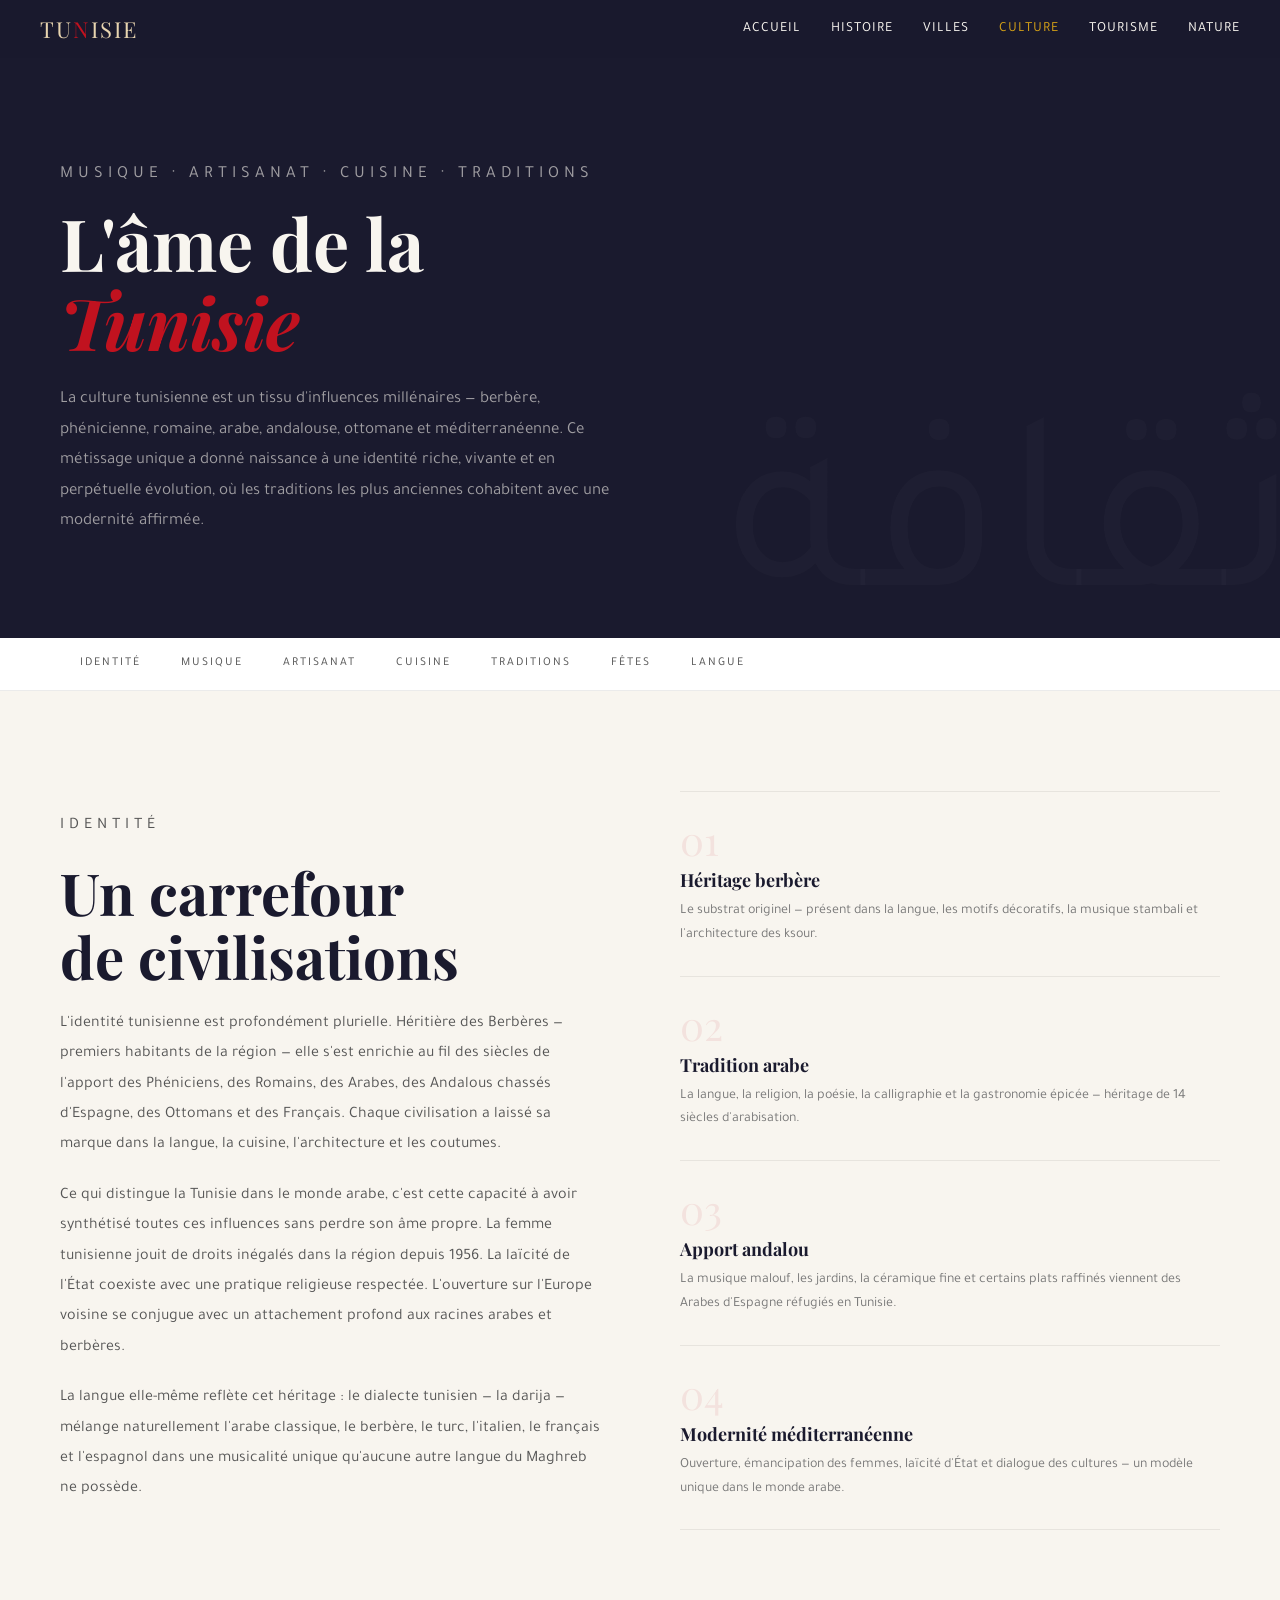
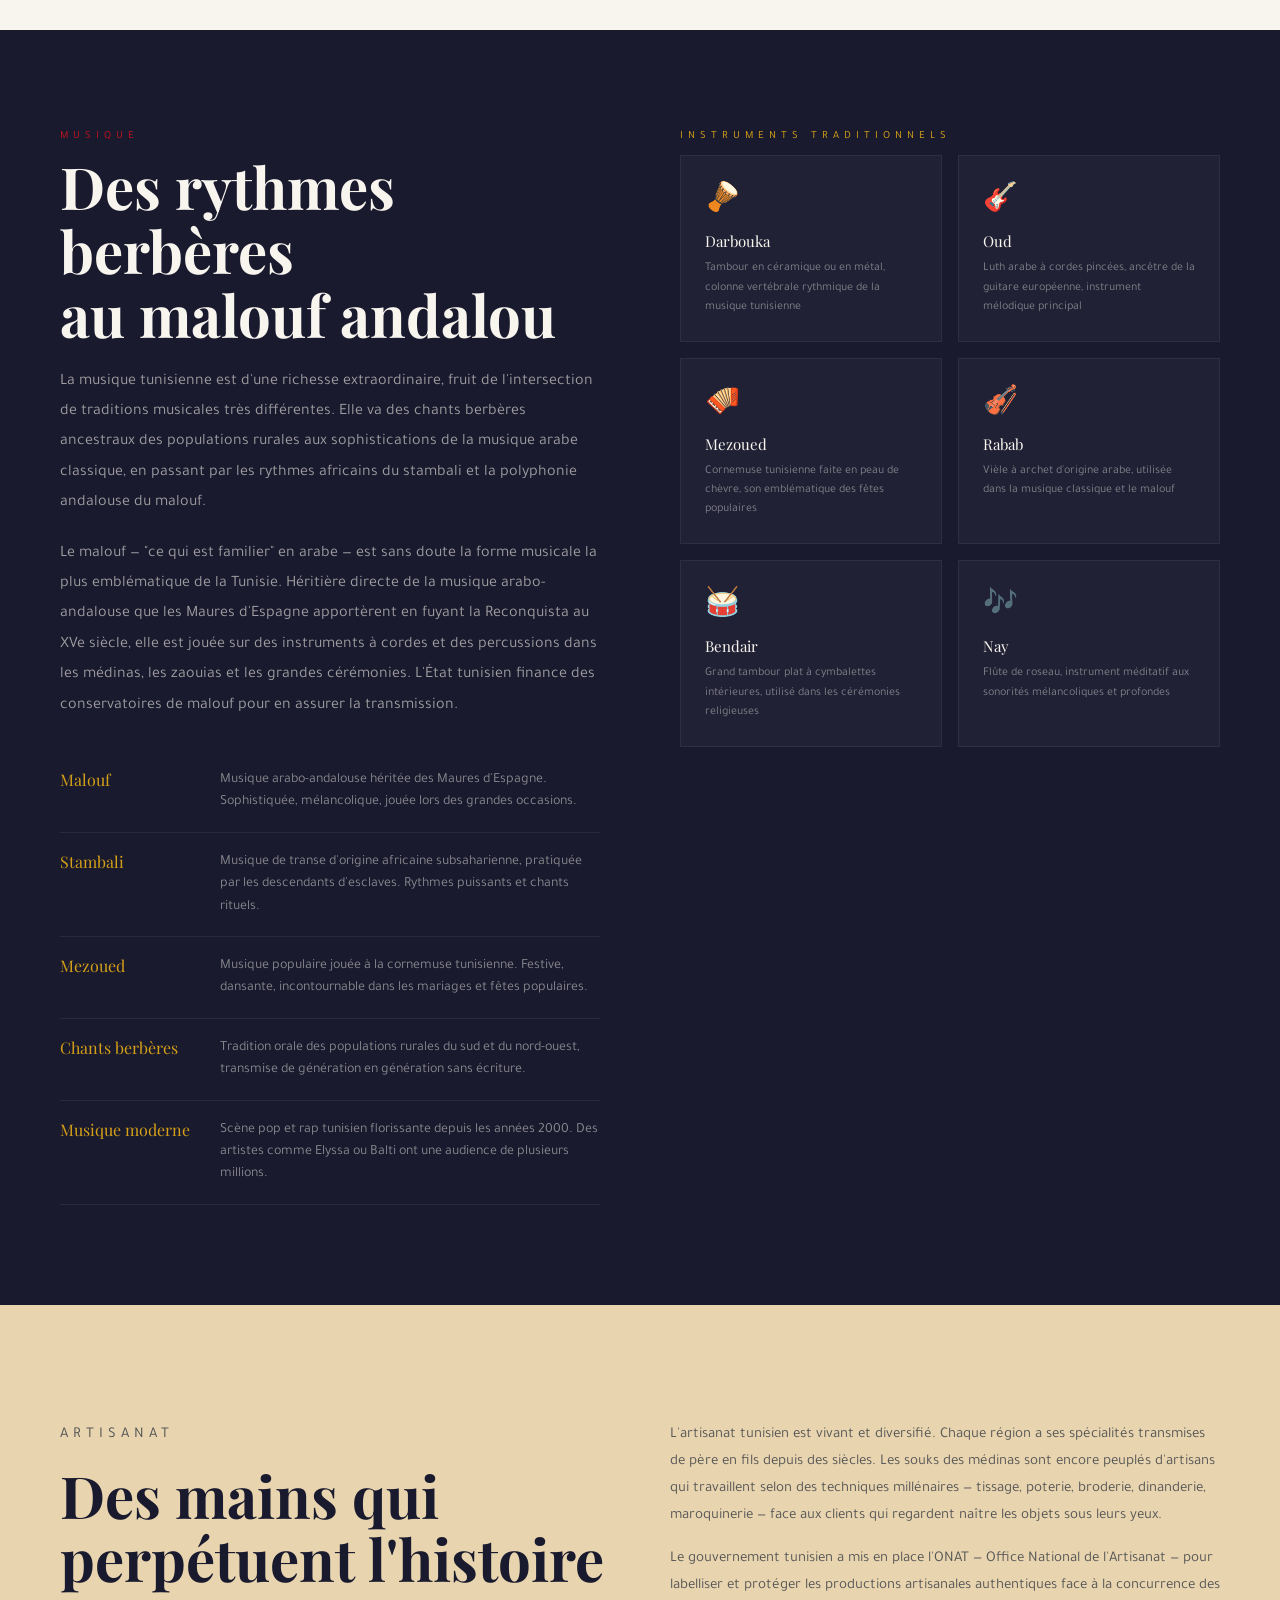
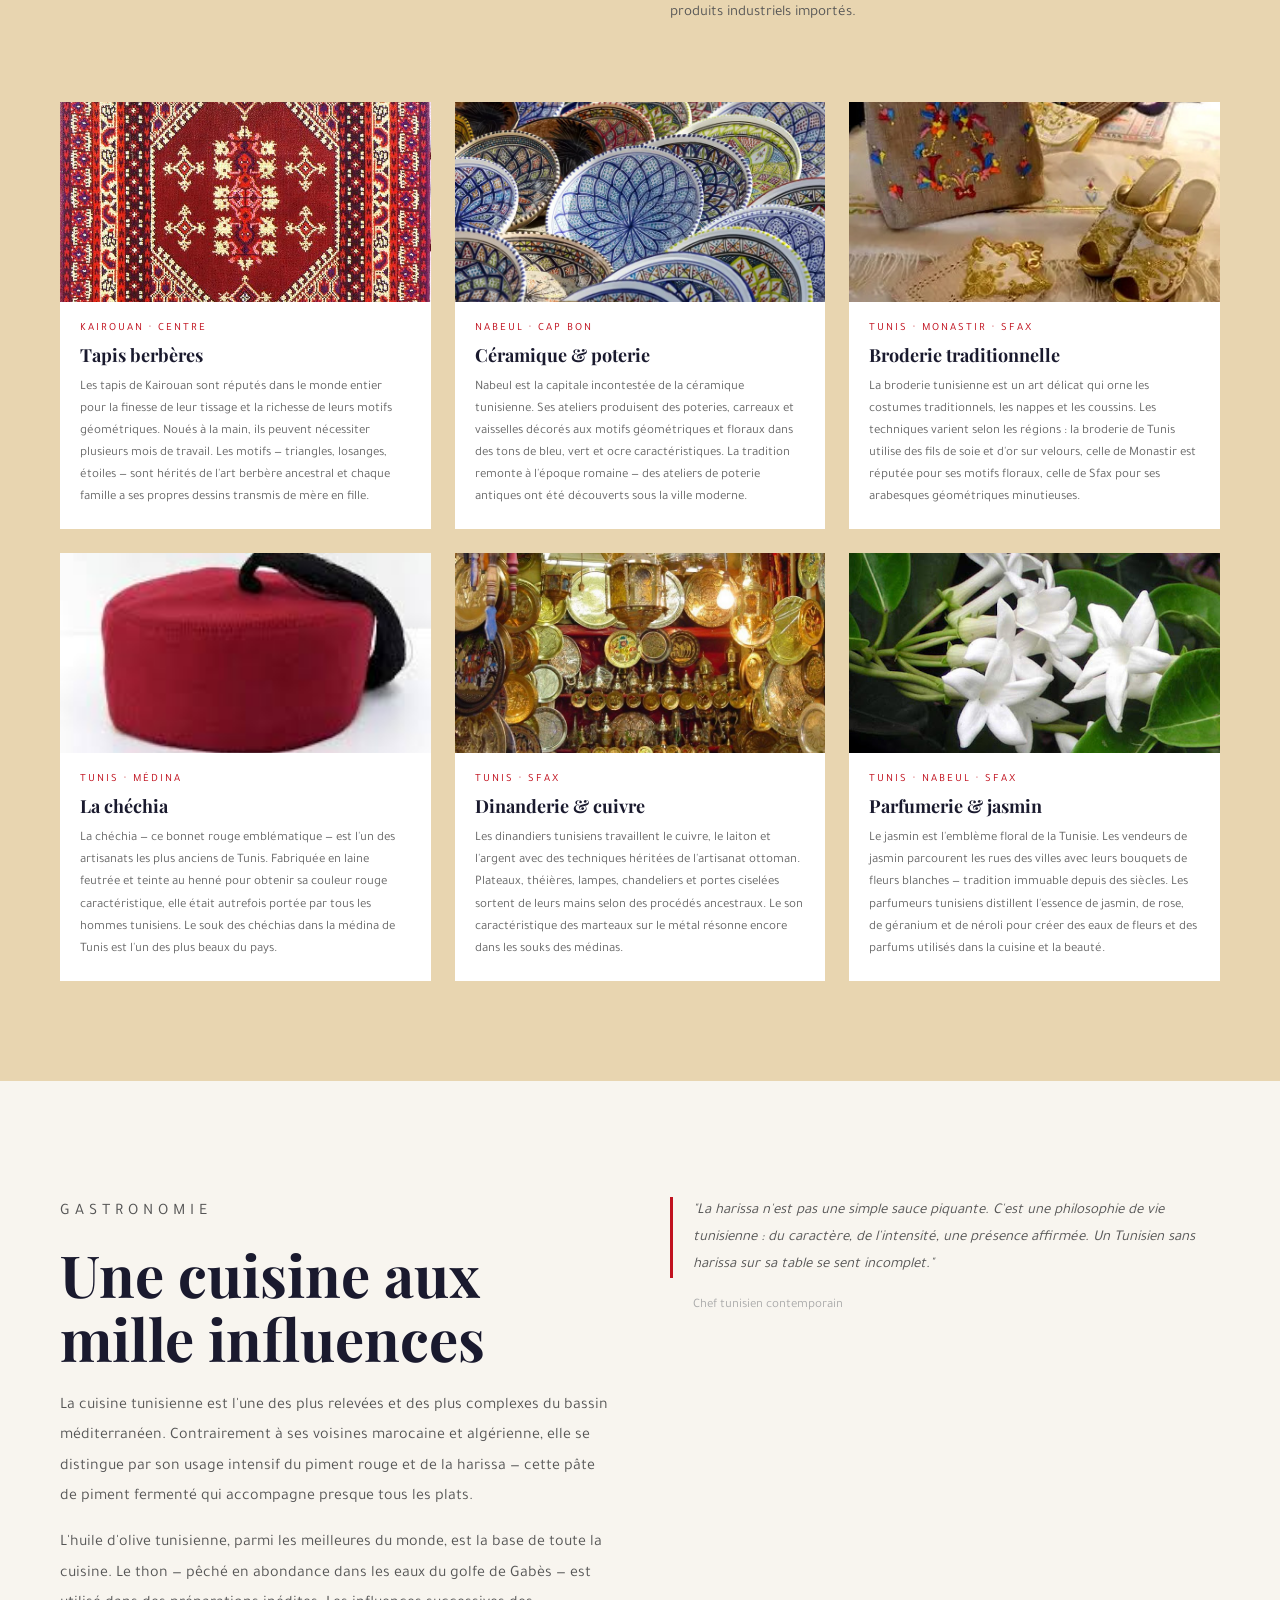
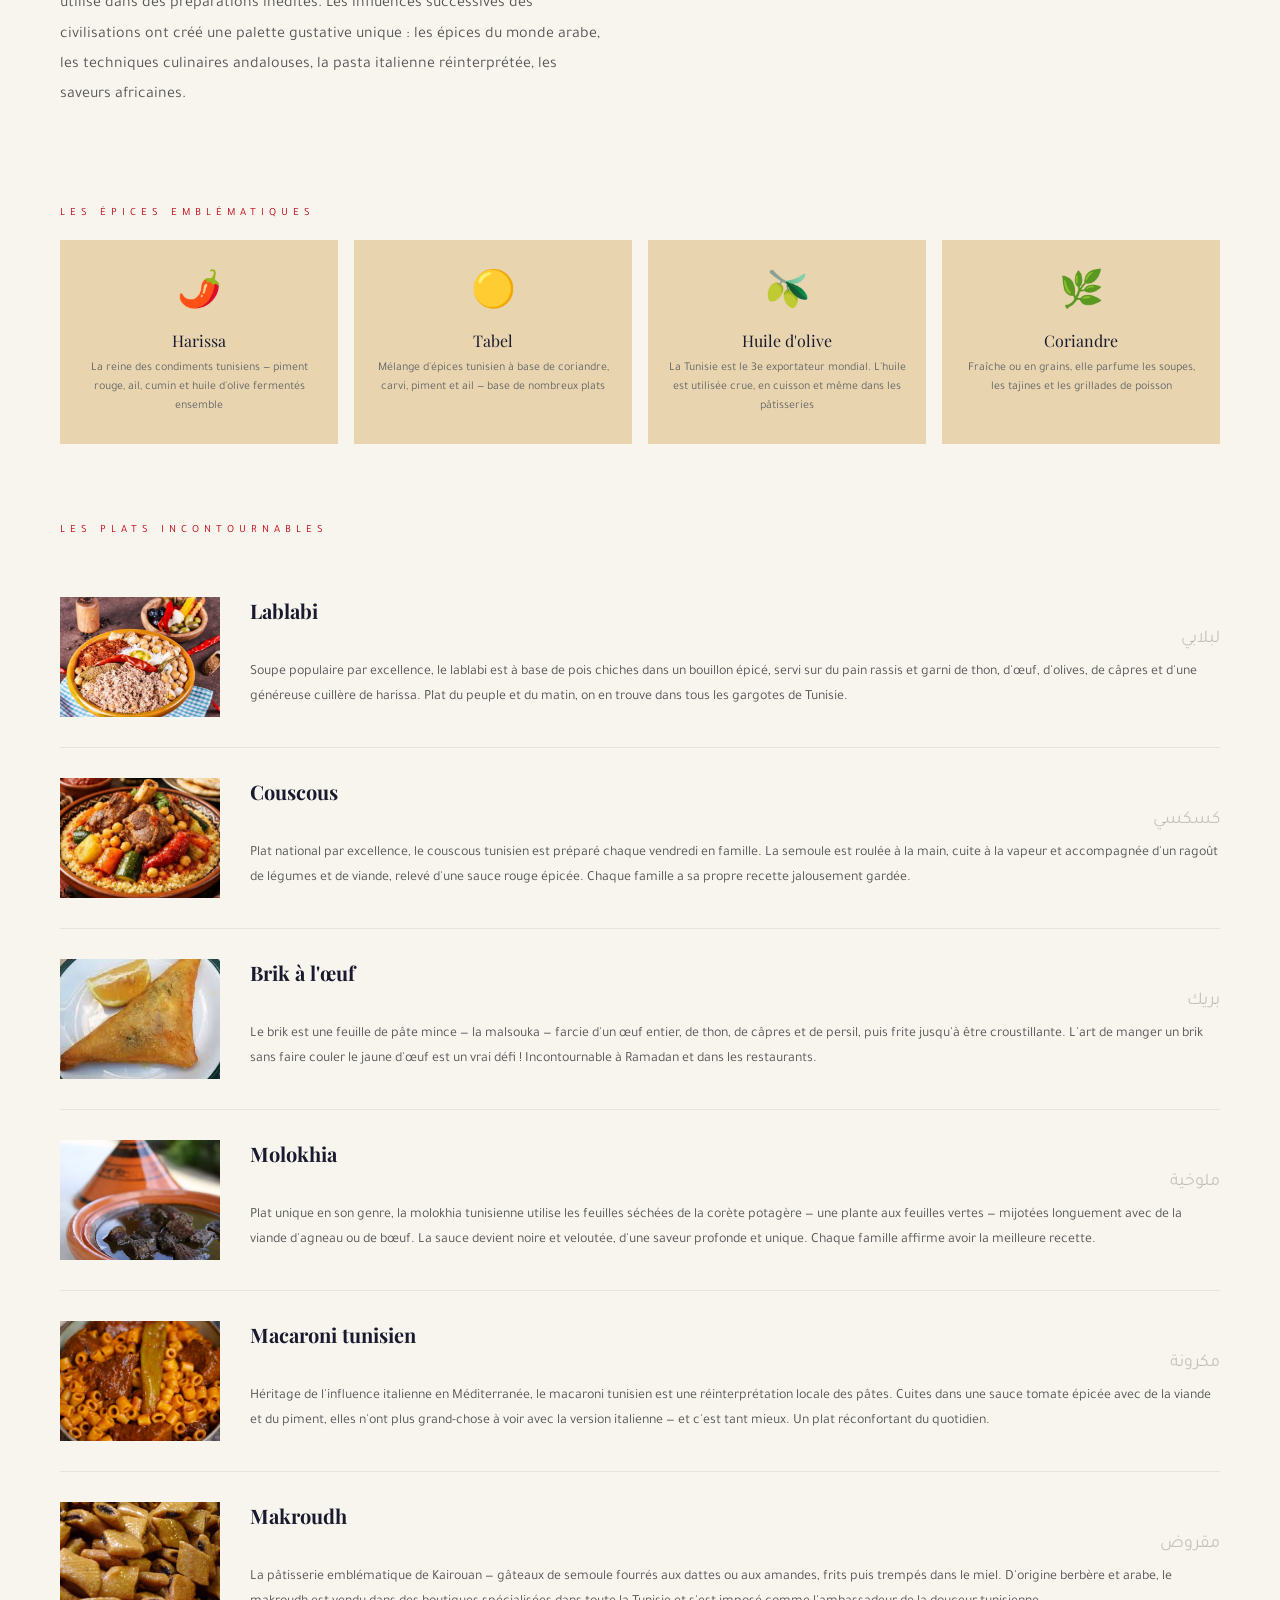
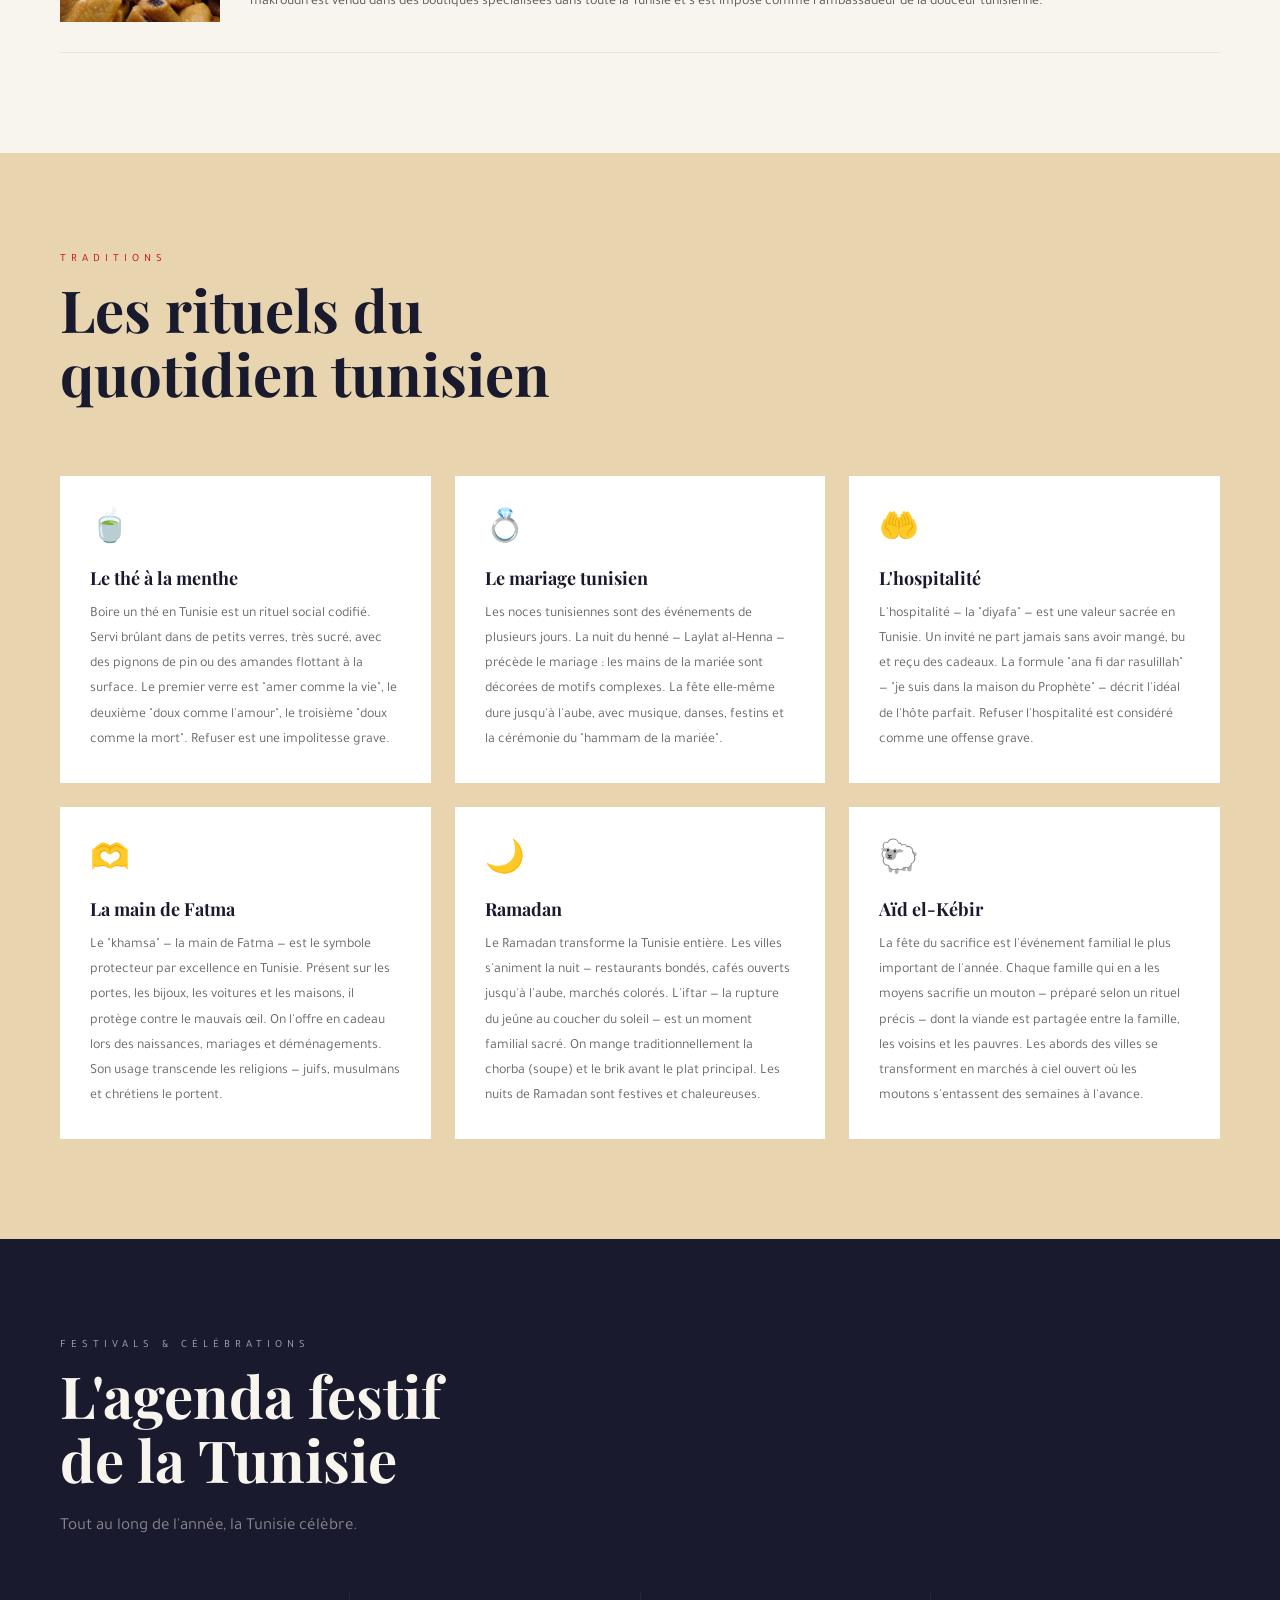
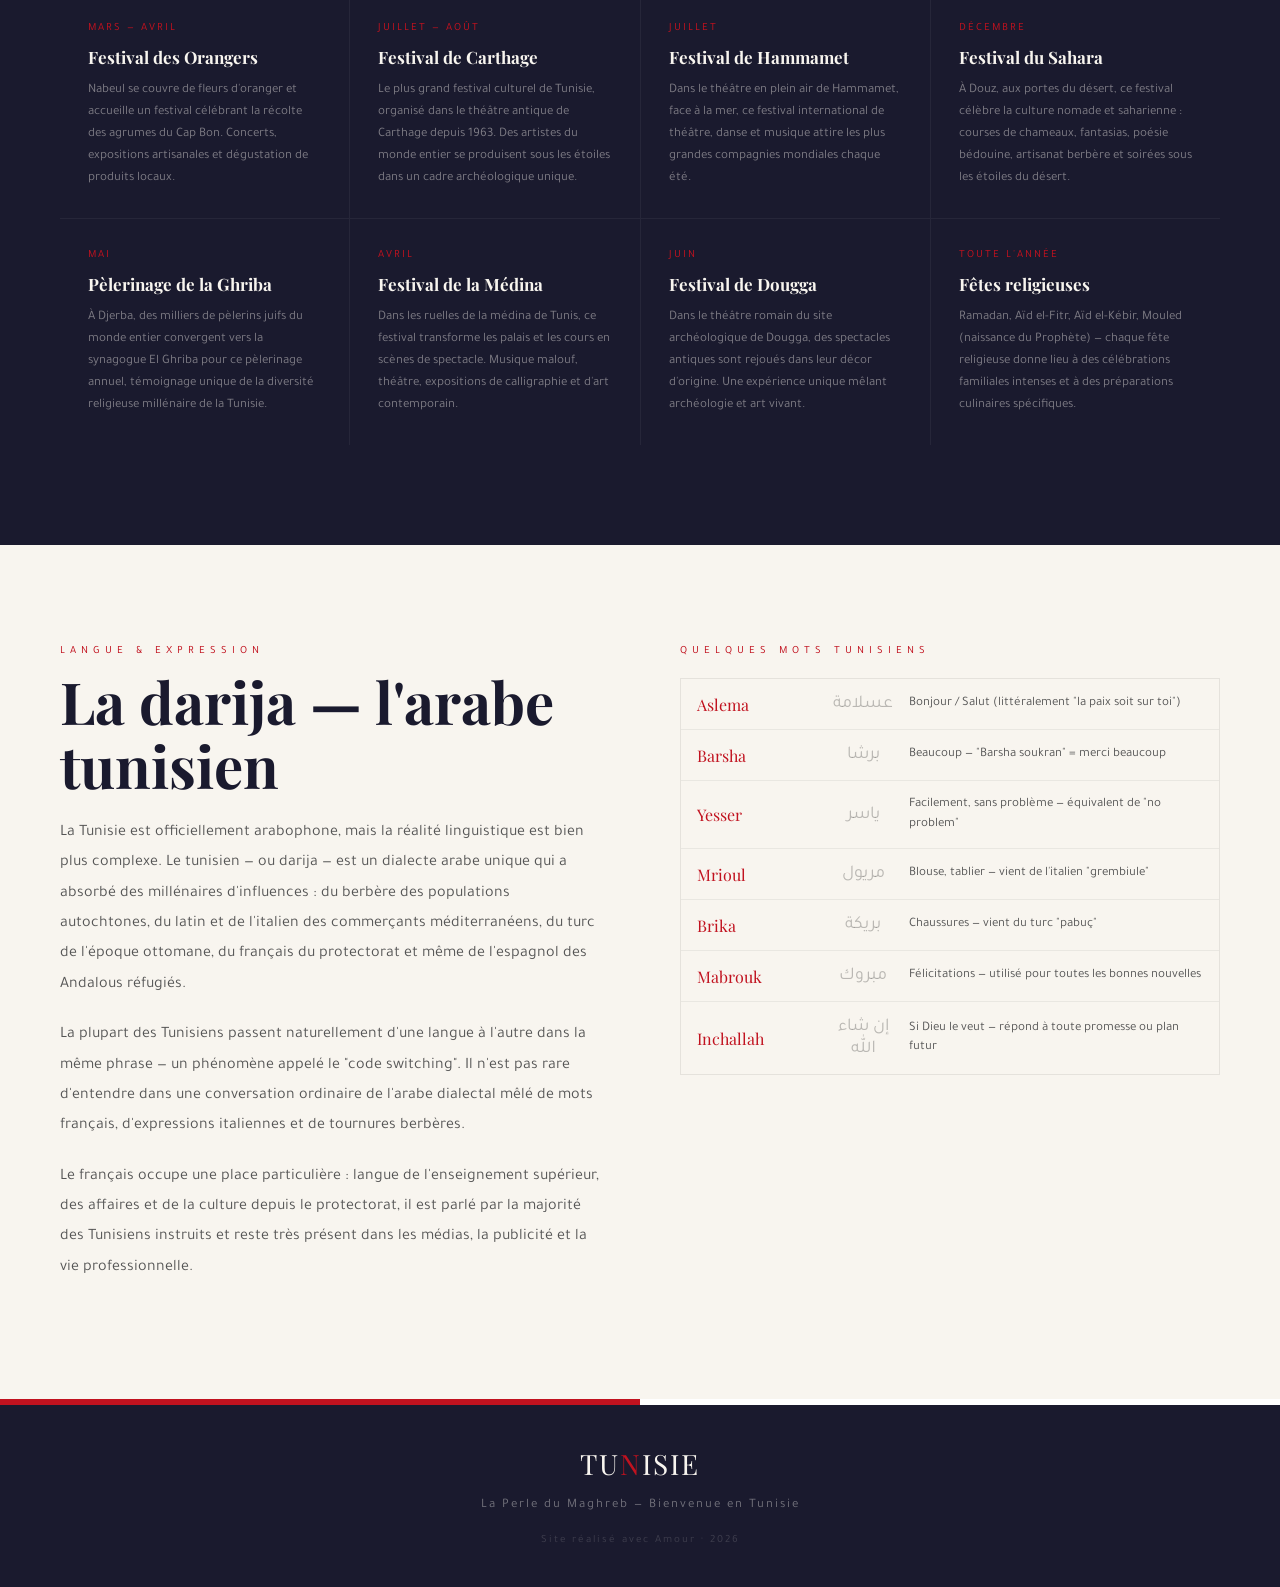
<file: culture.html>
<!DOCTYPE html>
<html lang="fr">
<head>
  <meta charset="UTF-8"/>
  <meta name="viewport" content="width=device-width, initial-scale=1.0"/>
  <title>Culture Tunisienne — Traditions, Arts & Identité</title>
  <link rel="icon" type="image/png" href="images/favicon.ico"/>
  <link href="https://fonts.googleapis.com/css2?family=Playfair+Display:ital,wght@0,400;0,700;1,400&family=Tajawal:wght@300;400;700&display=swap" rel="stylesheet"/>
  <link rel="stylesheet" href="style.css"/>

  
</head>
<body>

<!-- ============= -->
<!--  NAVIGATION   -->
<!-- ============= -->
<nav>
  <div class="logo">TU<span>N</span>ISIE</div>
  <ul>
    <li><a href="index.html">Accueil</a></li>
    <li><a href="histoire.html">Histoire</a></li>
    <li><a href="villes.html">Villes</a></li>
    <li><a href="culture.html" style="color: var(--or);">Culture</a></li>
    <li><a href="tourisme.html">Tourisme</a></li>
    <li><a href="nature.html">Nature</a></li>
  </ul>
</nav>

<!-- ============= -->
<!--  HERO         -->
<!-- ============= -->
<div class="culture-hero">
  <div class="culture-hero-contenu fade-in visible">
    <p class="section-label">Musique · Artisanat · Cuisine · Traditions</p>
    <h1>L'âme de la<br/><span>Tunisie</span></h1>
    <p>
      La culture tunisienne est un tissu d'influences millénaires — berbère, phénicienne, romaine, arabe, andalouse, ottomane et méditerranéenne. Ce métissage unique a donné naissance à une identité riche, vivante et en perpétuelle évolution, où les traditions les plus anciennes cohabitent avec une modernité affirmée.
    </p>
  </div>
</div>


<!-- navigation interne -->
<div class="nav-interne">
  <a href="#identite">Identité</a>
  <a href="#musique">Musique</a>
  <a href="#artisanat">Artisanat</a>
  <a href="#cuisine">Cuisine</a>
  <a href="#traditions">Traditions</a>
  <a href="#fetes">Fêtes</a>
  <a href="#langue">Langue</a>
</div>


<!-- ======================== -->
<!--  IDENTITÉ                -->
<!-- ======================== -->
<section class="identite-section" id="identite">
  <div class="identite-layout fade-in">

    <div class="identite-texte">
      <p class="section-label">Identité</p>
      <h2 class="section-title">Un carrefour<br/>de civilisations</h2>
      <p>
        L'identité tunisienne est profondément plurielle. Héritière des Berbères — premiers habitants de la région — elle s'est enrichie au fil des siècles de l'apport des Phéniciens, des Romains, des Arabes, des Andalous chassés d'Espagne, des Ottomans et des Français. Chaque civilisation a laissé sa marque dans la langue, la cuisine, l'architecture et les coutumes.
      </p>
      <p>
        Ce qui distingue la Tunisie dans le monde arabe, c'est cette capacité à avoir synthétisé toutes ces influences sans perdre son âme propre. La femme tunisienne jouit de droits inégalés dans la région depuis 1956. La laïcité de l'État coexiste avec une pratique religieuse respectée. L'ouverture sur l'Europe voisine se conjugue avec un attachement profond aux racines arabes et berbères.
      </p>
      <p>
        La langue elle-même reflète cet héritage : le dialecte tunisien — la darija — mélange naturellement l'arabe classique, le berbère, le turc, l'italien, le français et l'espagnol dans une musicalité unique qu'aucune autre langue du Maghreb ne possède.
      </p>
    </div>

    <div class="identite-pilliers">
      <div class="pillier">
        <div class="pillier-num">01</div>
        <h3 class="pillier-nom">Héritage berbère</h3>
        <p class="pillier-desc">Le substrat originel — présent dans la langue, les motifs décoratifs, la musique stambali et l'architecture des ksour.</p>
      </div>
      <div class="pillier">
        <div class="pillier-num">02</div>
        <h3 class="pillier-nom">Tradition arabe</h3>
        <p class="pillier-desc">La langue, la religion, la poésie, la calligraphie et la gastronomie épicée — héritage de 14 siècles d'arabisation.</p>
      </div>
      <div class="pillier">
        <div class="pillier-num">03</div>
        <h3 class="pillier-nom">Apport andalou</h3>
        <p class="pillier-desc">La musique malouf, les jardins, la céramique fine et certains plats raffinés viennent des Arabes d'Espagne réfugiés en Tunisie.</p>
      </div>
      <div class="pillier">
        <div class="pillier-num">04</div>
        <h3 class="pillier-nom">Modernité méditerranéenne</h3>
        <p class="pillier-desc">Ouverture, émancipation des femmes, laïcité d'État et dialogue des cultures — un modèle unique dans le monde arabe.</p>
      </div>
    </div>

  </div>
</section>


<!-- ======================== -->
<!--  MUSIQUE                 -->
<!-- ======================== -->
<section class="musique-section" id="musique">
  <div class="musique-layout fade-in">

    <div>
      <p class="section-label">Musique</p>
      <h2 class="section-title musique-titre">Des rythmes berbères<br/>au malouf andalou</h2>

      <div class="musique-texte">
        <p>
          La musique tunisienne est d'une richesse extraordinaire, fruit de l'intersection de traditions musicales très différentes. Elle va des chants berbères ancestraux des populations rurales aux sophistications de la musique arabe classique, en passant par les rythmes africains du stambali et la polyphonie andalouse du malouf.
        </p>
        <p>
          Le malouf — "ce qui est familier" en arabe — est sans doute la forme musicale la plus emblématique de la Tunisie. Héritière directe de la musique arabo-andalouse que les Maures d'Espagne apportèrent en fuyant la Reconquista au XVe siècle, elle est jouée sur des instruments à cordes et des percussions dans les médinas, les zaouias et les grandes cérémonies. L'État tunisien finance des conservatoires de malouf pour en assurer la transmission.
        </p>
      </div>

      <div class="genres-liste">
        <div class="genre-item">
          <span class="genre-nom">Malouf</span>
          <span class="genre-desc">Musique arabo-andalouse héritée des Maures d'Espagne. Sophistiquée, mélancolique, jouée lors des grandes occasions.</span>
        </div>
        <div class="genre-item">
          <span class="genre-nom">Stambali</span>
          <span class="genre-desc">Musique de transe d'origine africaine subsaharienne, pratiquée par les descendants d'esclaves. Rythmes puissants et chants rituels.</span>
        </div>
        <div class="genre-item">
          <span class="genre-nom">Mezoued</span>
          <span class="genre-desc">Musique populaire jouée à la cornemuse tunisienne. Festive, dansante, incontournable dans les mariages et fêtes populaires.</span>
        </div>
        <div class="genre-item">
          <span class="genre-nom">Chants berbères</span>
          <span class="genre-desc">Tradition orale des populations rurales du sud et du nord-ouest, transmise de génération en génération sans écriture.</span>
        </div>
        <div class="genre-item">
          <span class="genre-nom">Musique moderne</span>
          <span class="genre-desc">Scène pop et rap tunisien florissante depuis les années 2000. Des artistes comme Elyssa ou Balti ont une audience de plusieurs millions.</span>
        </div>
      </div>
    </div>

    <div>
      <p class="section-label" style="color: var(--or);">Instruments traditionnels</p>
      <div class="instruments-grid">
        <div class="instrument">
          <span class="instrument-emoji">🪘</span>
          <p class="instrument-nom">Darbouka</p>
          <p class="instrument-desc">Tambour en céramique ou en métal, colonne vertébrale rythmique de la musique tunisienne</p>
        </div>
        <div class="instrument">
          <span class="instrument-emoji">🎸</span>
          <p class="instrument-nom">Oud</p>
          <p class="instrument-desc">Luth arabe à cordes pincées, ancêtre de la guitare européenne, instrument mélodique principal</p>
        </div>
        <div class="instrument">
          <span class="instrument-emoji">🪗</span>
          <p class="instrument-nom">Mezoued</p>
          <p class="instrument-desc">Cornemuse tunisienne faite en peau de chèvre, son emblématique des fêtes populaires</p>
        </div>
        <div class="instrument">
          <span class="instrument-emoji">🎻</span>
          <p class="instrument-nom">Rabab</p>
          <p class="instrument-desc">Vièle à archet d'origine arabe, utilisée dans la musique classique et le malouf</p>
        </div>
        <div class="instrument">
          <span class="instrument-emoji">🥁</span>
          <p class="instrument-nom">Bendair</p>
          <p class="instrument-desc">Grand tambour plat à cymbalettes intérieures, utilisé dans les cérémonies religieuses</p>
        </div>
        <div class="instrument">
          <span class="instrument-emoji">🎶</span>
          <p class="instrument-nom">Nay</p>
          <p class="instrument-desc">Flûte de roseau, instrument méditatif aux sonorités mélancoliques et profondes</p>
        </div>
      </div>
    </div>

  </div>
</section>


<!-- ======================== -->
<!--  ARTISANAT               -->
<!-- ======================== -->
<section class="artisanat-section" id="artisanat">
  <div class="artisanat-intro fade-in">
    <div>
      <p class="section-label">Artisanat</p>
      <h2 class="section-title">Des mains qui<br/>perpétuent l'histoire</h2>
    </div>
    <div>
      <p>L'artisanat tunisien est vivant et diversifié. Chaque région a ses spécialités transmises de père en fils depuis des siècles. Les souks des médinas sont encore peuplés d'artisans qui travaillent selon des techniques millénaires — tissage, poterie, broderie, dinanderie, maroquinerie — face aux clients qui regardent naître les objets sous leurs yeux.</p>
      <p>Le gouvernement tunisien a mis en place l'ONAT — Office National de l'Artisanat — pour labelliser et protéger les productions artisanales authentiques face à la concurrence des produits industriels importés.</p>
    </div>
  </div>

  <div class="artisanat-grid fade-in">

    <div class="artisanat-card">
      <img src="images/artisanat/tapis.jpg" alt="Tapis de Kairouan" class="artisanat-img"/>
      <div class="artisanat-body">
        <p class="artisanat-origine">Kairouan · Centre</p>
        <h3 class="artisanat-nom">Tapis berbères</h3>
        <p class="artisanat-desc">Les tapis de Kairouan sont réputés dans le monde entier pour la finesse de leur tissage et la richesse de leurs motifs géométriques. Noués à la main, ils peuvent nécessiter plusieurs mois de travail. Les motifs — triangles, losanges, étoiles — sont hérités de l'art berbère ancestral et chaque famille a ses propres dessins transmis de mère en fille.</p>
      </div>
    </div>

    <div class="artisanat-card">
      <img src="images/artisanat/ceramique.jpg" alt="Céramique de Nabeul" class="artisanat-img"/>
      <div class="artisanat-body">
        <p class="artisanat-origine">Nabeul · Cap Bon</p>
        <h3 class="artisanat-nom">Céramique & poterie</h3>
        <p class="artisanat-desc">Nabeul est la capitale incontestée de la céramique tunisienne. Ses ateliers produisent des poteries, carreaux et vaisselles décorés aux motifs géométriques et floraux dans des tons de bleu, vert et ocre caractéristiques. La tradition remonte à l'époque romaine — des ateliers de poterie antiques ont été découverts sous la ville moderne.</p>
      </div>
    </div>

    <div class="artisanat-card">
      <img src="images/artisanat/broderie.jpg" alt="Broderie tunisienne" class="artisanat-img"/>
      <div class="artisanat-body">
        <p class="artisanat-origine">Tunis · Monastir · Sfax</p>
        <h3 class="artisanat-nom">Broderie traditionnelle</h3>
        <p class="artisanat-desc">La broderie tunisienne est un art délicat qui orne les costumes traditionnels, les nappes et les coussins. Les techniques varient selon les régions : la broderie de Tunis utilise des fils de soie et d'or sur velours, celle de Monastir est réputée pour ses motifs floraux, celle de Sfax pour ses arabesques géométriques minutieuses.</p>
      </div>
    </div>

    <div class="artisanat-card">
      <img src="images/artisanat/chechia.jpg" alt="Chéchia tunisienne" class="artisanat-img"/>
      <div class="artisanat-body">
        <p class="artisanat-origine">Tunis · Médina</p>
        <h3 class="artisanat-nom">La chéchia</h3>
        <p class="artisanat-desc">La chéchia — ce bonnet rouge emblématique — est l'un des artisanats les plus anciens de Tunis. Fabriquée en laine feutrée et teinte au henné pour obtenir sa couleur rouge caractéristique, elle était autrefois portée par tous les hommes tunisiens. Le souk des chéchias dans la médina de Tunis est l'un des plus beaux du pays.</p>
      </div>
    </div>

    <div class="artisanat-card">
      <img src="images/artisanat/dinanderie.jpg" alt="Dinanderie tunisienne" class="artisanat-img"/>
      <div class="artisanat-body">
        <p class="artisanat-origine">Tunis · Sfax</p>
        <h3 class="artisanat-nom">Dinanderie & cuivre</h3>
        <p class="artisanat-desc">Les dinandiers tunisiens travaillent le cuivre, le laiton et l'argent avec des techniques héritées de l'artisanat ottoman. Plateaux, théières, lampes, chandeliers et portes ciselées sortent de leurs mains selon des procédés ancestraux. Le son caractéristique des marteaux sur le métal résonne encore dans les souks des médinas.</p>
      </div>
    </div>

    <div class="artisanat-card">
      <img src="images/artisanat/jasmin.jpg" alt="Jasmin tunisien" class="artisanat-img"/>
      <div class="artisanat-body">
        <p class="artisanat-origine">Tunis · Nabeul · Sfax</p>
        <h3 class="artisanat-nom">Parfumerie & jasmin</h3>
        <p class="artisanat-desc">Le jasmin est l'emblème floral de la Tunisie. Les vendeurs de jasmin parcourent les rues des villes avec leurs bouquets de fleurs blanches — tradition immuable depuis des siècles. Les parfumeurs tunisiens distillent l'essence de jasmin, de rose, de géranium et de néroli pour créer des eaux de fleurs et des parfums utilisés dans la cuisine et la beauté.</p>
      </div>
    </div>

  </div>
</section>


<!-- ======================== -->
<!--  CUISINE                 -->
<!-- ======================== -->
<section class="cuisine-culture-section" id="cuisine">
  <div class="cuisine-culture-layout">

    <div class="cuisine-culture-intro fade-in">
      <div>
        <p class="section-label">Gastronomie</p>
        <h2 class="section-title">Une cuisine aux<br/>mille influences</h2>
        <p>La cuisine tunisienne est l'une des plus relevées et des plus complexes du bassin méditerranéen. Contrairement à ses voisines marocaine et algérienne, elle se distingue par son usage intensif du piment rouge et de la harissa — cette pâte de piment fermenté qui accompagne presque tous les plats.</p>
        <p>L'huile d'olive tunisienne, parmi les meilleures du monde, est la base de toute la cuisine. Le thon — pêché en abondance dans les eaux du golfe de Gabès — est utilisé dans des préparations inédites. Les influences successives des civilisations ont créé une palette gustative unique : les épices du monde arabe, les techniques culinaires andalouses, la pasta italienne réinterprétée, les saveurs africaines.</p>
      </div>
      <div>
        <p style="font-size: 15px; color: #555; line-height: 1.8; font-style: italic; border-left: 3px solid var(--rouge); padding-left: 20px;">
          "La harissa n'est pas une simple sauce piquante. C'est une philosophie de vie tunisienne : du caractère, de l'intensité, une présence affirmée. Un Tunisien sans harissa sur sa table se sent incomplet."
        </p>
        <p style="font-size: 13px; color: #aaa; margin-top: 10px; padding-left: 23px;">Chef tunisien contemporain</p>
      </div>
    </div>

    <!-- les épices emblématiques -->
    <div class="fade-in">
      <p class="section-label" style="margin-bottom: 20px;">Les épices emblématiques</p>
      <div class="epices-grid">
        <div class="epice-card">
          <span class="epice-emoji">🌶️</span>
          <p class="epice-nom">Harissa</p>
          <p class="epice-desc">La reine des condiments tunisiens — piment rouge, ail, cumin et huile d'olive fermentés ensemble</p>
        </div>
        <div class="epice-card">
          <span class="epice-emoji">🟡</span>
          <p class="epice-nom">Tabel</p>
          <p class="epice-desc">Mélange d'épices tunisien à base de coriandre, carvi, piment et ail — base de nombreux plats</p>
        </div>
        <div class="epice-card">
          <span class="epice-emoji">🫒</span>
          <p class="epice-nom">Huile d'olive</p>
          <p class="epice-desc">La Tunisie est le 3e exportateur mondial. L'huile est utilisée crue, en cuisson et même dans les pâtisseries</p>
        </div>
        <div class="epice-card">
          <span class="epice-emoji">🌿</span>
          <p class="epice-nom">Coriandre</p>
          <p class="epice-desc">Fraîche ou en grains, elle parfume les soupes, les tajines et les grillades de poisson</p>
        </div>
      </div>
    </div>

    <!-- les plats en détail -->
    <div class="fade-in">
      <p class="section-label" style="margin-bottom: 30px;">Les plats incontournables</p>
      <div class="plats-liste">

        <div class="plat-detail">
          <img src="images/lablabi.webp" alt="Lablabi" class="plat-detail-img"/>
          <div>
            <h3 class="plat-detail-nom">Lablabi</h3>
            <p class="plat-detail-arabe">لبلابي</p>
            <p class="plat-detail-desc">Soupe populaire par excellence, le lablabi est à base de pois chiches dans un bouillon épicé, servi sur du pain rassis et garni de thon, d'œuf, d'olives, de câpres et d'une généreuse cuillère de harissa. Plat du peuple et du matin, on en trouve dans tous les gargotes de Tunisie.</p>
          </div>
        </div>

        <div class="plat-detail">
          <img src="images/couscous.webp" alt="Couscous" class="plat-detail-img"/>
          <div>
            <h3 class="plat-detail-nom">Couscous</h3>
            <p class="plat-detail-arabe">كسكسي</p>
            <p class="plat-detail-desc">Plat national par excellence, le couscous tunisien est préparé chaque vendredi en famille. La semoule est roulée à la main, cuite à la vapeur et accompagnée d'un ragoût de légumes et de viande, relevé d'une sauce rouge épicée. Chaque famille a sa propre recette jalousement gardée.</p>
          </div>
        </div>

        <div class="plat-detail">
          <img src="images/artisanat/brik.jpg" alt="Brik" class="plat-detail-img"/>
          <div>
            <h3 class="plat-detail-nom">Brik à l'œuf</h3>
            <p class="plat-detail-arabe">بريك</p>
            <p class="plat-detail-desc">Le brik est une feuille de pâte mince — la malsouka — farcie d'un œuf entier, de thon, de câpres et de persil, puis frite jusqu'à être croustillante. L'art de manger un brik sans faire couler le jaune d'œuf est un vrai défi ! Incontournable à Ramadan et dans les restaurants.</p>
          </div>
        </div>

        <div class="plat-detail">
          <img src="images/molokhia.webp" alt="Molokhia" class="plat-detail-img"/>
          <div>
            <h3 class="plat-detail-nom">Molokhia</h3>
            <p class="plat-detail-arabe">ملوخية</p>
            <p class="plat-detail-desc">Plat unique en son genre, la molokhia tunisienne utilise les feuilles séchées de la corète potagère — une plante aux feuilles vertes — mijotées longuement avec de la viande d'agneau ou de bœuf. La sauce devient noire et veloutée, d'une saveur profonde et unique. Chaque famille affirme avoir la meilleure recette.</p>
          </div>
        </div>

        <div class="plat-detail">
          <img src="images/macaroni.webp" alt="Macaroni tunisien" class="plat-detail-img"/>
          <div>
            <h3 class="plat-detail-nom">Macaroni tunisien</h3>
            <p class="plat-detail-arabe">مكرونة</p>
            <p class="plat-detail-desc">Héritage de l'influence italienne en Méditerranée, le macaroni tunisien est une réinterprétation locale des pâtes. Cuites dans une sauce tomate épicée avec de la viande et du piment, elles n'ont plus grand-chose à voir avec la version italienne — et c'est tant mieux. Un plat réconfortant du quotidien.</p>
          </div>
        </div>

        <div class="plat-detail">
          <img src="images/artisanat/makroudh.jpg" alt="Makroudh" class="plat-detail-img"/>
          <div>
            <h3 class="plat-detail-nom">Makroudh</h3>
            <p class="plat-detail-arabe">مقروض</p>
            <p class="plat-detail-desc">La pâtisserie emblématique de Kairouan — gâteaux de semoule fourrés aux dattes ou aux amandes, frits puis trempés dans le miel. D'origine berbère et arabe, le makroudh est vendu dans des boutiques spécialisées dans toute la Tunisie et s'est imposé comme l'ambassadeur de la douceur tunisienne.</p>
          </div>
        </div>

      </div>
    </div>

  </div>
</section>


<!-- ======================== -->
<!--  TRADITIONS              -->
<!-- ======================== -->
<section class="traditions-section" id="traditions">
  <div class="traditions-layout">
    <div class="fade-in">
      <p class="section-label">Traditions</p>
      <h2 class="section-title traditions-titre">Les rituels du<br/>quotidien tunisien</h2>
    </div>

    <div class="traditions-grid fade-in">

      <div class="tradition-card">
        <span class="tradition-icone">🍵</span>
        <h3 class="tradition-nom">Le thé à la menthe</h3>
        <p class="tradition-texte">Boire un thé en Tunisie est un rituel social codifié. Servi brûlant dans de petits verres, très sucré, avec des pignons de pin ou des amandes flottant à la surface. Le premier verre est "amer comme la vie", le deuxième "doux comme l'amour", le troisième "doux comme la mort". Refuser est une impolitesse grave.</p>
      </div>

      <div class="tradition-card">
        <span class="tradition-icone">💍</span>
        <h3 class="tradition-nom">Le mariage tunisien</h3>
        <p class="tradition-texte">Les noces tunisiennes sont des événements de plusieurs jours. La nuit du henné — Laylat al-Henna — précède le mariage : les mains de la mariée sont décorées de motifs complexes. La fête elle-même dure jusqu'à l'aube, avec musique, danses, festins et la cérémonie du "hammam de la mariée".</p>
      </div>

      <div class="tradition-card">
        <span class="tradition-icone">🤲</span>
        <h3 class="tradition-nom">L'hospitalité</h3>
        <p class="tradition-texte">L'hospitalité — la "diyafa" — est une valeur sacrée en Tunisie. Un invité ne part jamais sans avoir mangé, bu et reçu des cadeaux. La formule "ana fi dar rasulillah" — "je suis dans la maison du Prophète" — décrit l'idéal de l'hôte parfait. Refuser l'hospitalité est considéré comme une offense grave.</p>
      </div>

      <div class="tradition-card">
        <span class="tradition-icone">🫶</span>
        <h3 class="tradition-nom">La main de Fatma</h3>
        <p class="tradition-texte">Le "khamsa" — la main de Fatma — est le symbole protecteur par excellence en Tunisie. Présent sur les portes, les bijoux, les voitures et les maisons, il protège contre le mauvais œil. On l'offre en cadeau lors des naissances, mariages et déménagements. Son usage transcende les religions — juifs, musulmans et chrétiens le portent.</p>
      </div>

      <div class="tradition-card">
        <span class="tradition-icone">🌙</span>
        <h3 class="tradition-nom">Ramadan</h3>
        <p class="tradition-texte">Le Ramadan transforme la Tunisie entière. Les villes s'animent la nuit — restaurants bondés, cafés ouverts jusqu'à l'aube, marchés colorés. L'iftar — la rupture du jeûne au coucher du soleil — est un moment familial sacré. On mange traditionnellement la chorba (soupe) et le brik avant le plat principal. Les nuits de Ramadan sont festives et chaleureuses.</p>
      </div>

      <div class="tradition-card">
        <span class="tradition-icone">🐑</span>
        <h3 class="tradition-nom">Aïd el-Kébir</h3>
        <p class="tradition-texte">La fête du sacrifice est l'événement familial le plus important de l'année. Chaque famille qui en a les moyens sacrifie un mouton — préparé selon un rituel précis — dont la viande est partagée entre la famille, les voisins et les pauvres. Les abords des villes se transforment en marchés à ciel ouvert où les moutons s'entassent des semaines à l'avance.</p>
      </div>

    </div>
  </div>
</section>


<!-- ======================== -->
<!--  FÊTES                   -->
<!-- ======================== -->
<section class="fetes-section" id="fetes">
  <div class="fade-in">
    <p class="section-label" style="color: rgba(255,255,255,0.6);">Festivals & Célébrations</p>
    <h2 class="section-title fetes-titre">L'agenda festif<br/>de la Tunisie</h2>
    <p class="section-desc fetes-sous-titre">Tout au long de l'année, la Tunisie célèbre.</p>

    <div class="fetes-grid">

      <div class="fete-card">
        <p class="fete-mois">Mars — Avril</p>
        <h3 class="fete-nom">Festival des Orangers</h3>
        <p class="fete-desc">Nabeul se couvre de fleurs d'oranger et accueille un festival célébrant la récolte des agrumes du Cap Bon. Concerts, expositions artisanales et dégustation de produits locaux.</p>
      </div>

      <div class="fete-card">
        <p class="fete-mois">Juillet — Août</p>
        <h3 class="fete-nom">Festival de Carthage</h3>
        <p class="fete-desc">Le plus grand festival culturel de Tunisie, organisé dans le théâtre antique de Carthage depuis 1963. Des artistes du monde entier se produisent sous les étoiles dans un cadre archéologique unique.</p>
      </div>

      <div class="fete-card">
        <p class="fete-mois">Juillet</p>
        <h3 class="fete-nom">Festival de Hammamet</h3>
        <p class="fete-desc">Dans le théâtre en plein air de Hammamet, face à la mer, ce festival international de théâtre, danse et musique attire les plus grandes compagnies mondiales chaque été.</p>
      </div>

      <div class="fete-card">
        <p class="fete-mois">Décembre</p>
        <h3 class="fete-nom">Festival du Sahara</h3>
        <p class="fete-desc">À Douz, aux portes du désert, ce festival célèbre la culture nomade et saharienne : courses de chameaux, fantasias, poésie bédouine, artisanat berbère et soirées sous les étoiles du désert.</p>
      </div>

      <div class="fete-card">
        <p class="fete-mois">Mai</p>
        <h3 class="fete-nom">Pèlerinage de la Ghriba</h3>
        <p class="fete-desc">À Djerba, des milliers de pèlerins juifs du monde entier convergent vers la synagogue El Ghriba pour ce pèlerinage annuel, témoignage unique de la diversité religieuse millénaire de la Tunisie.</p>
      </div>

      <div class="fete-card">
        <p class="fete-mois">Avril</p>
        <h3 class="fete-nom">Festival de la Médina</h3>
        <p class="fete-desc">Dans les ruelles de la médina de Tunis, ce festival transforme les palais et les cours en scènes de spectacle. Musique malouf, théâtre, expositions de calligraphie et d'art contemporain.</p>
      </div>

      <div class="fete-card">
        <p class="fete-mois">Juin</p>
        <h3 class="fete-nom">Festival de Dougga</h3>
        <p class="fete-desc">Dans le théâtre romain du site archéologique de Dougga, des spectacles antiques sont rejoués dans leur décor d'origine. Une expérience unique mêlant archéologie et art vivant.</p>
      </div>

      <div class="fete-card">
        <p class="fete-mois">Toute l'année</p>
        <h3 class="fete-nom">Fêtes religieuses</h3>
        <p class="fete-desc">Ramadan, Aïd el-Fitr, Aïd el-Kébir, Mouled (naissance du Prophète) — chaque fête religieuse donne lieu à des célébrations familiales intenses et à des préparations culinaires spécifiques.</p>
      </div>

    </div>
  </div>
</section>


<!-- ======================== -->
<!--  LANGUE                  -->
<!-- ======================== -->
<section class="langue-section" id="langue">
  <div class="langue-layout fade-in">

    <div>
      <p class="section-label">Langue & Expression</p>
      <h2 class="section-title">La darija — l'arabe<br/>tunisien</h2>
      <div class="langue-texte">
        <p>
          La Tunisie est officiellement arabophone, mais la réalité linguistique est bien plus complexe. Le tunisien — ou darija — est un dialecte arabe unique qui a absorbé des millénaires d'influences : du berbère des populations autochtones, du latin et de l'italien des commerçants méditerranéens, du turc de l'époque ottomane, du français du protectorat et même de l'espagnol des Andalous réfugiés.
        </p>
        <p>
          La plupart des Tunisiens passent naturellement d'une langue à l'autre dans la même phrase — un phénomène appelé le "code switching". Il n'est pas rare d'entendre dans une conversation ordinaire de l'arabe dialectal mêlé de mots français, d'expressions italiennes et de tournures berbères.
        </p>
        <p>
          Le français occupe une place particulière : langue de l'enseignement supérieur, des affaires et de la culture depuis le protectorat, il est parlé par la majorité des Tunisiens instruits et reste très présent dans les médias, la publicité et la vie professionnelle.
        </p>
      </div>
    </div>

    <div>
      <p class="section-label" style="margin-bottom: 20px;">Quelques mots tunisiens</p>
      <div class="mots-tunisiens">

        <div class="mot-ligne">
          <span class="mot-tunisien">Aslema</span>
          <span class="mot-arabe">عسلامة</span>
          <span class="mot-traduction">Bonjour / Salut (littéralement "la paix soit sur toi")</span>
        </div>
        <div class="mot-ligne">
          <span class="mot-tunisien">Barsha</span>
          <span class="mot-arabe">برشا</span>
          <span class="mot-traduction">Beaucoup — "Barsha soukran" = merci beaucoup</span>
        </div>
        <div class="mot-ligne">
          <span class="mot-tunisien">Yesser</span>
          <span class="mot-arabe">ياسر</span>
          <span class="mot-traduction">Facilement, sans problème — équivalent de "no problem"</span>
        </div>
        <div class="mot-ligne">
          <span class="mot-tunisien">Mrioul</span>
          <span class="mot-arabe">مريول</span>
          <span class="mot-traduction">Blouse, tablier — vient de l'italien "grembiule"</span>
        </div>
        <div class="mot-ligne">
          <span class="mot-tunisien">Brika</span>
          <span class="mot-arabe">بريكة</span>
          <span class="mot-traduction">Chaussures — vient du turc "pabuç"</span>
        </div>
        
        <div class="mot-ligne">
          <span class="mot-tunisien">Mabrouk</span>
          <span class="mot-arabe">مبروك</span>
          <span class="mot-traduction">Félicitations — utilisé pour toutes les bonnes nouvelles</span>
        </div>
        <div class="mot-ligne">
          <span class="mot-tunisien">Inchallah</span>
          <span class="mot-arabe">إن شاء الله</span>
          <span class="mot-traduction">Si Dieu le veut — répond à toute promesse ou plan futur</span>
        </div>

      </div>
    </div>

  </div>
</section>


<div class="flag-stripe"></div>

<footer>
  <div class="footer-logo">TU<span>N</span>ISIE</div>
  <p>La Perle du Maghreb — Bienvenue en Tunisie</p>
  <p style="margin-top: 20px; font-size: 11px; opacity: 0.4;">Site réalisé avec Amour · 2026</p>
</footer>


<script>
  // animations scroll
  const observer = new IntersectionObserver(function(entries) {
    entries.forEach(function(entry) {
      if (entry.isIntersecting) entry.target.classList.add('visible');
    });
  }, { threshold: 0.1 });

  document.querySelectorAll('.fade-in').forEach(function(el) {
    observer.observe(el);
  });

  // nav interne active selon la section visible
  const sections = document.querySelectorAll('section[id], div[id]');
  const navLinks = document.querySelectorAll('.nav-interne a');

  window.addEventListener('scroll', function() {
    let current = '';
    sections.forEach(function(section) {
      const top = section.offsetTop - 150;
      if (window.scrollY >= top) current = section.getAttribute('id');
    });
    navLinks.forEach(function(link) {
      link.style.color = '';
      link.style.borderBottomColor = '';
      if (link.getAttribute('href') === '#' + current) {
        link.style.color = 'var(--rouge)';
        link.style.borderBottomColor = 'var(--rouge)';
      }
    });
  });
</script>

</body>
</html>
</file>
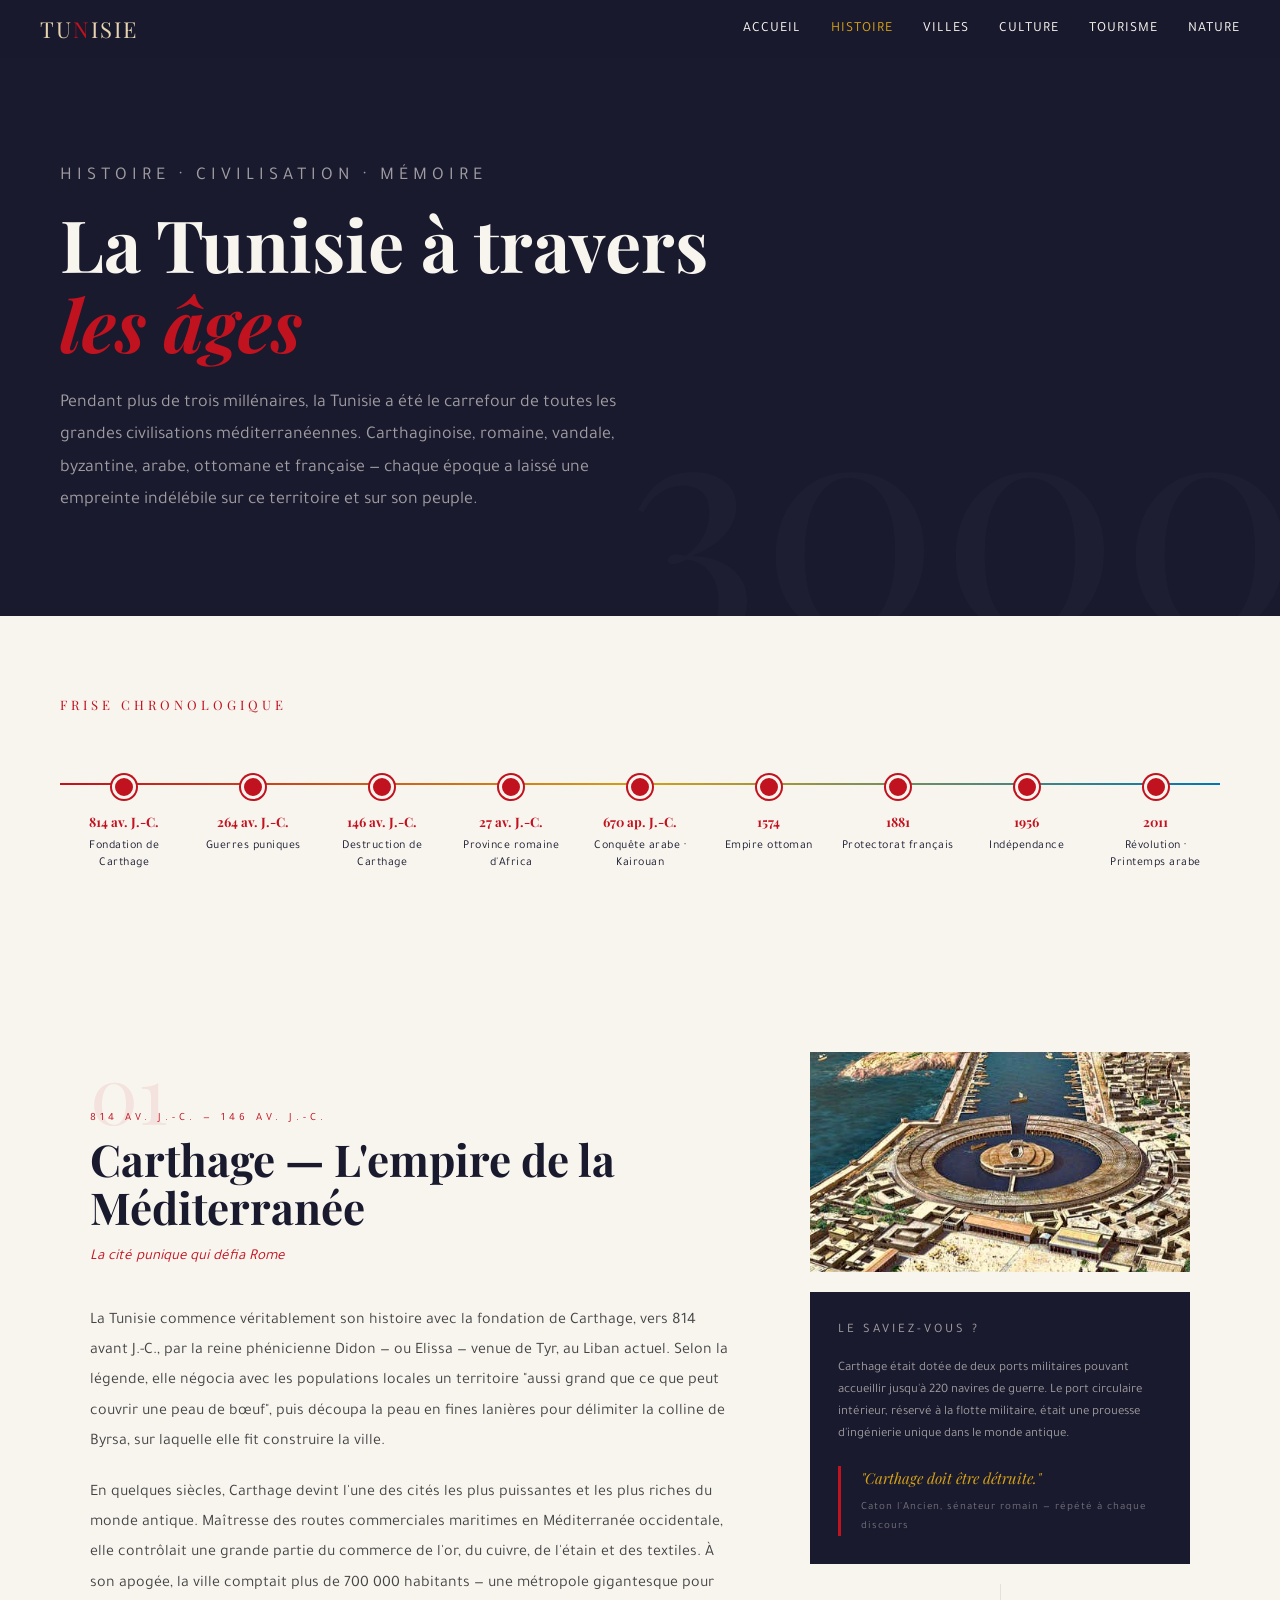
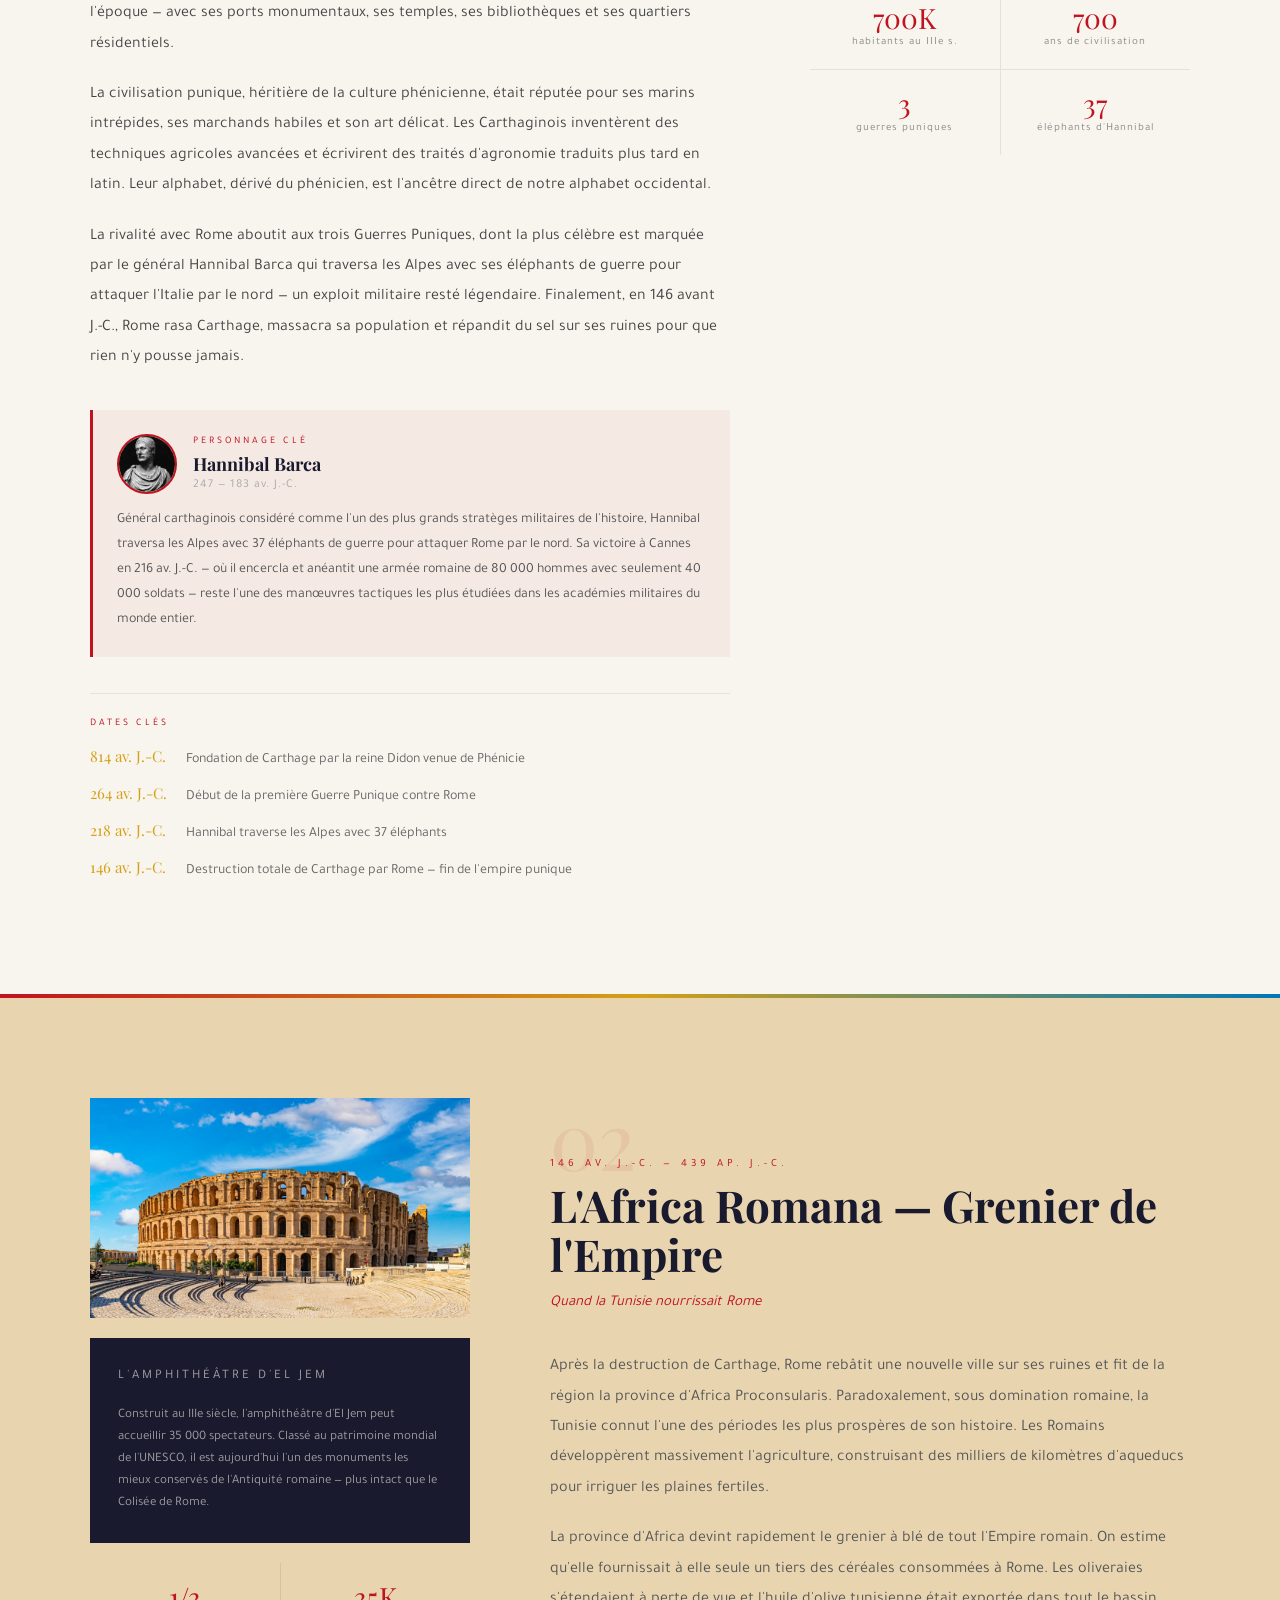
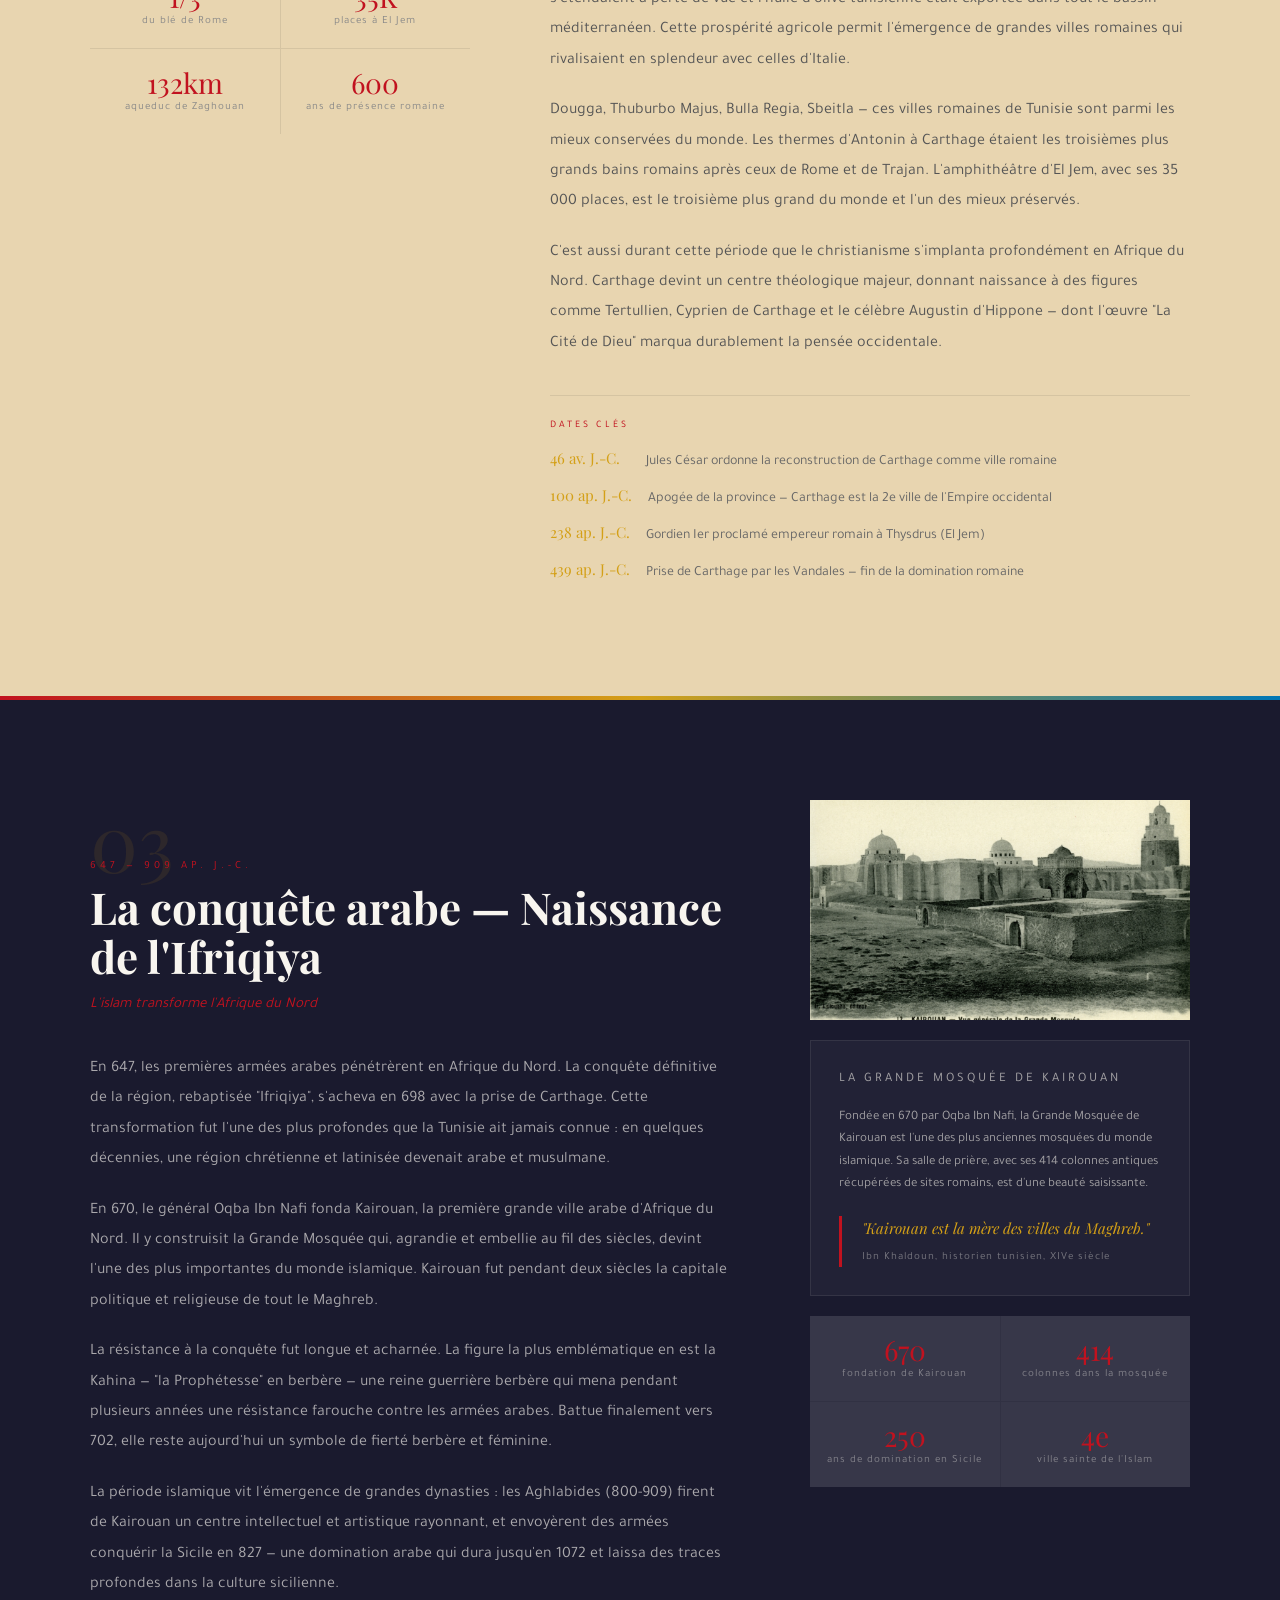
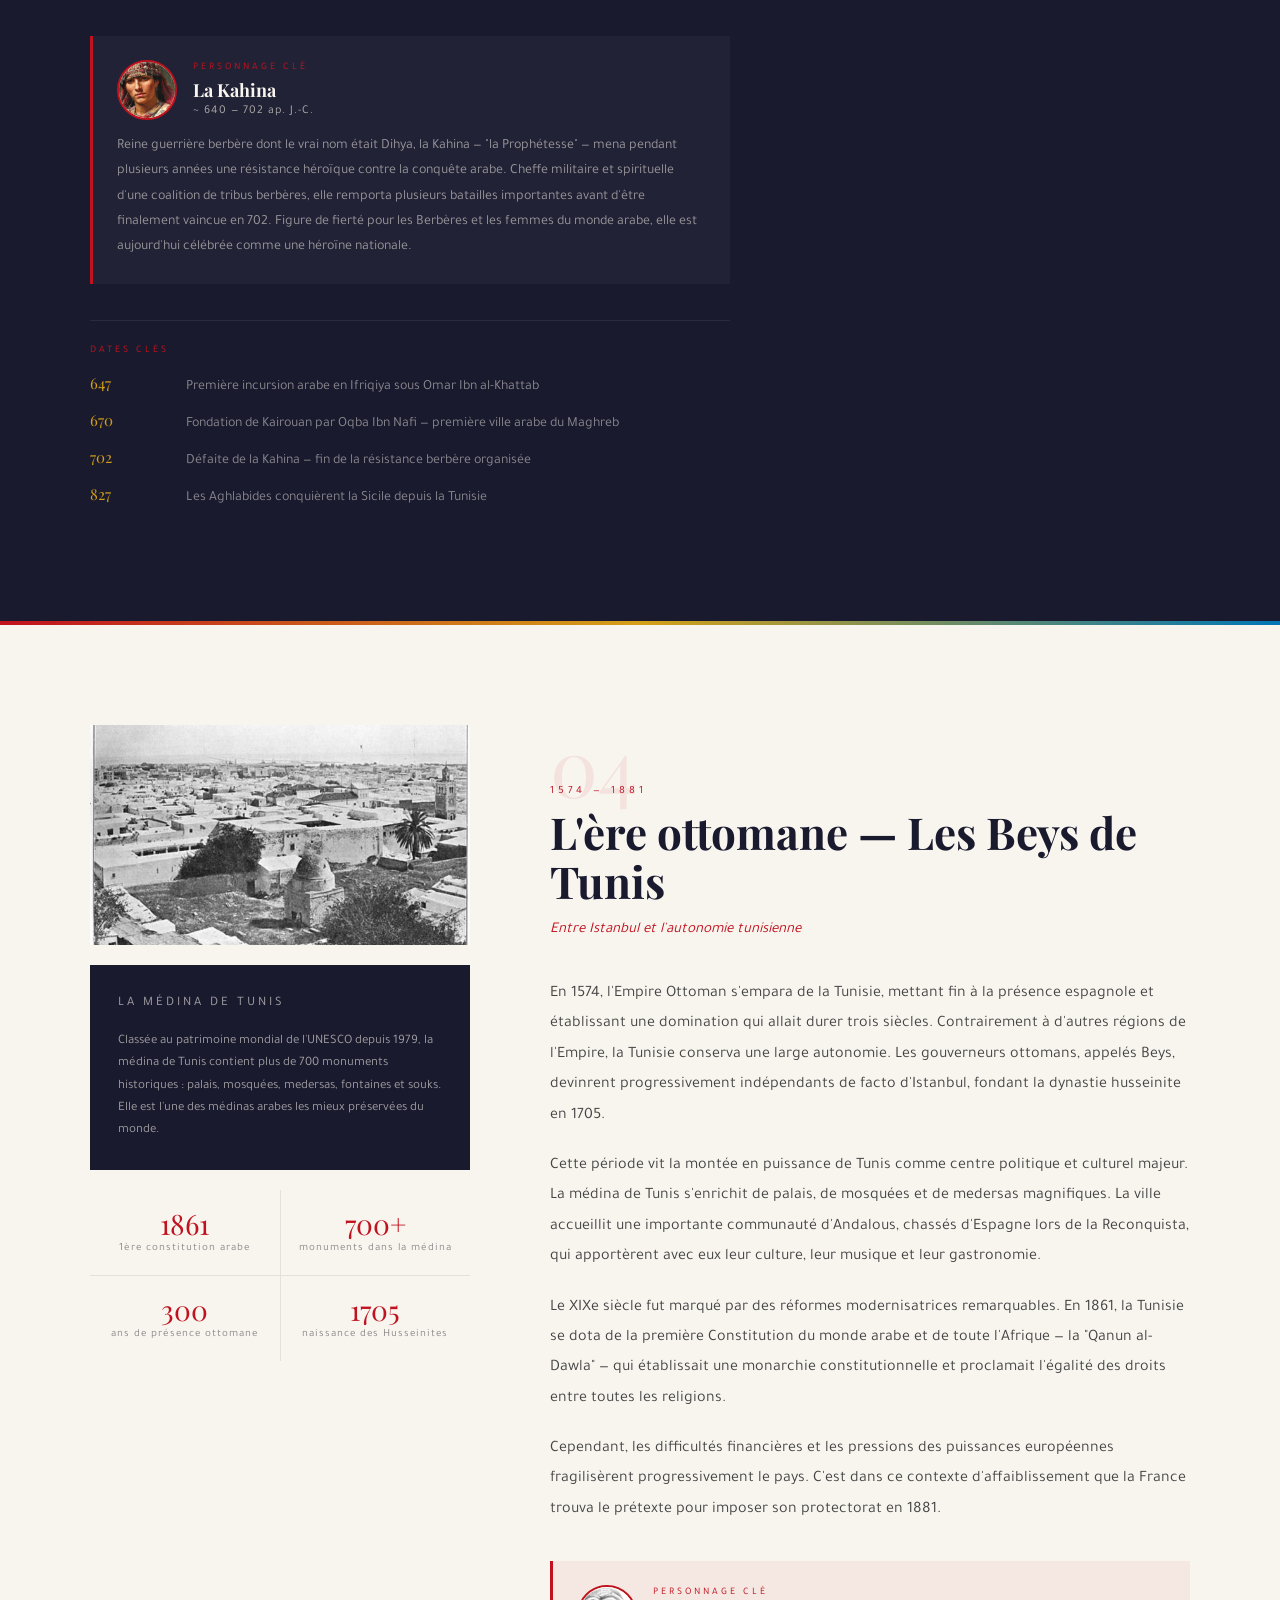
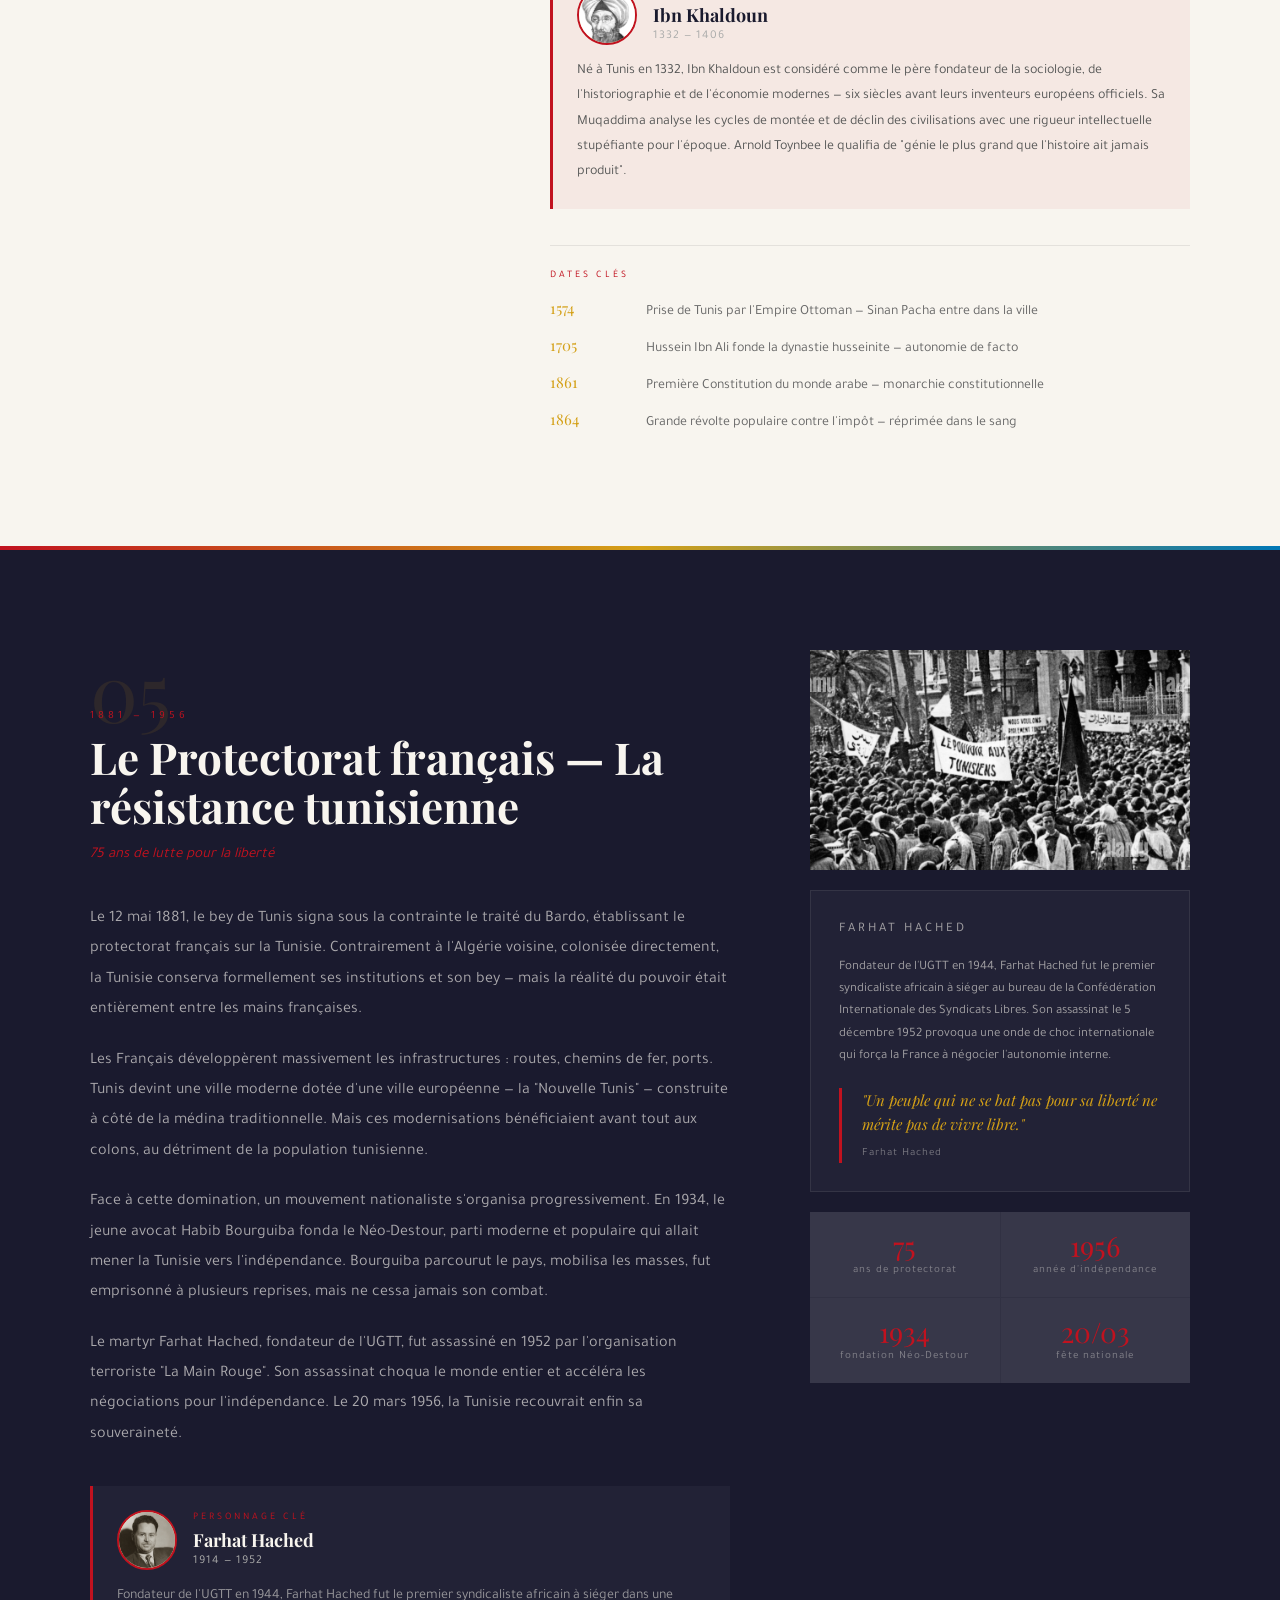
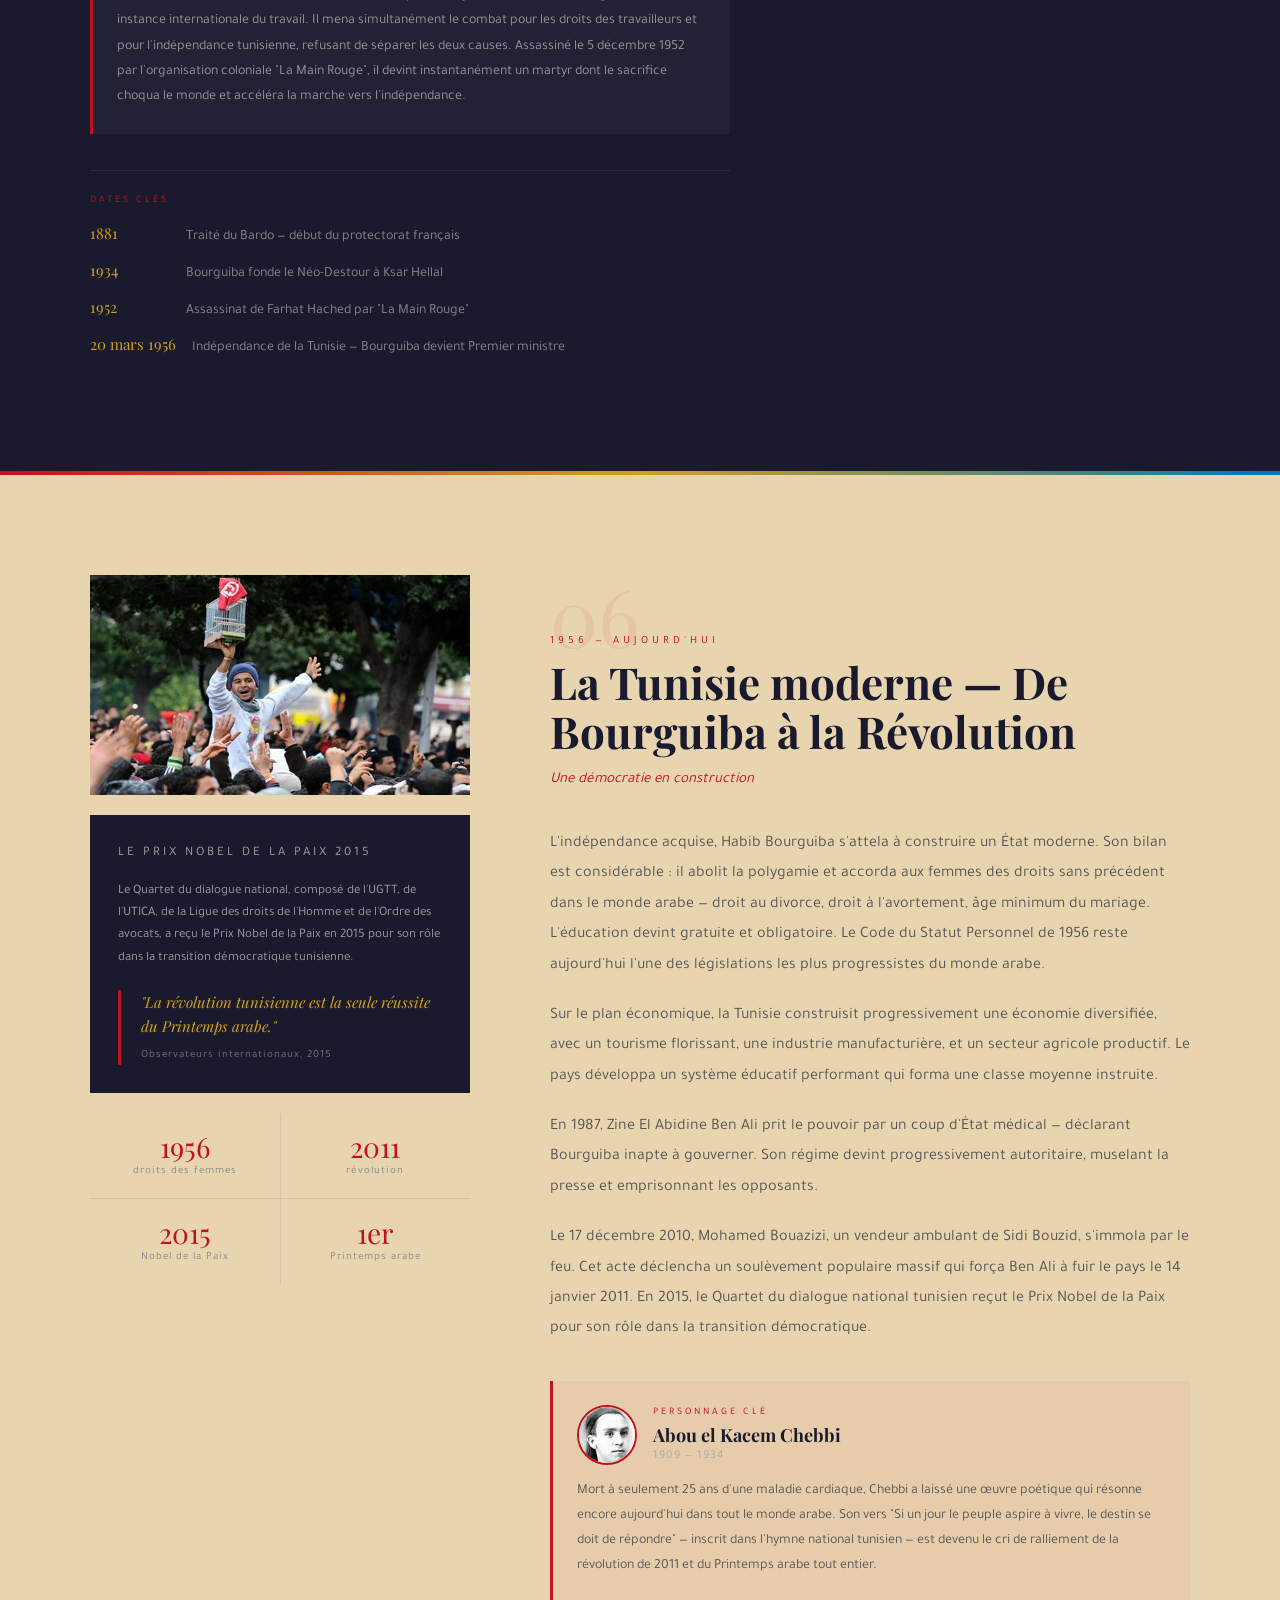
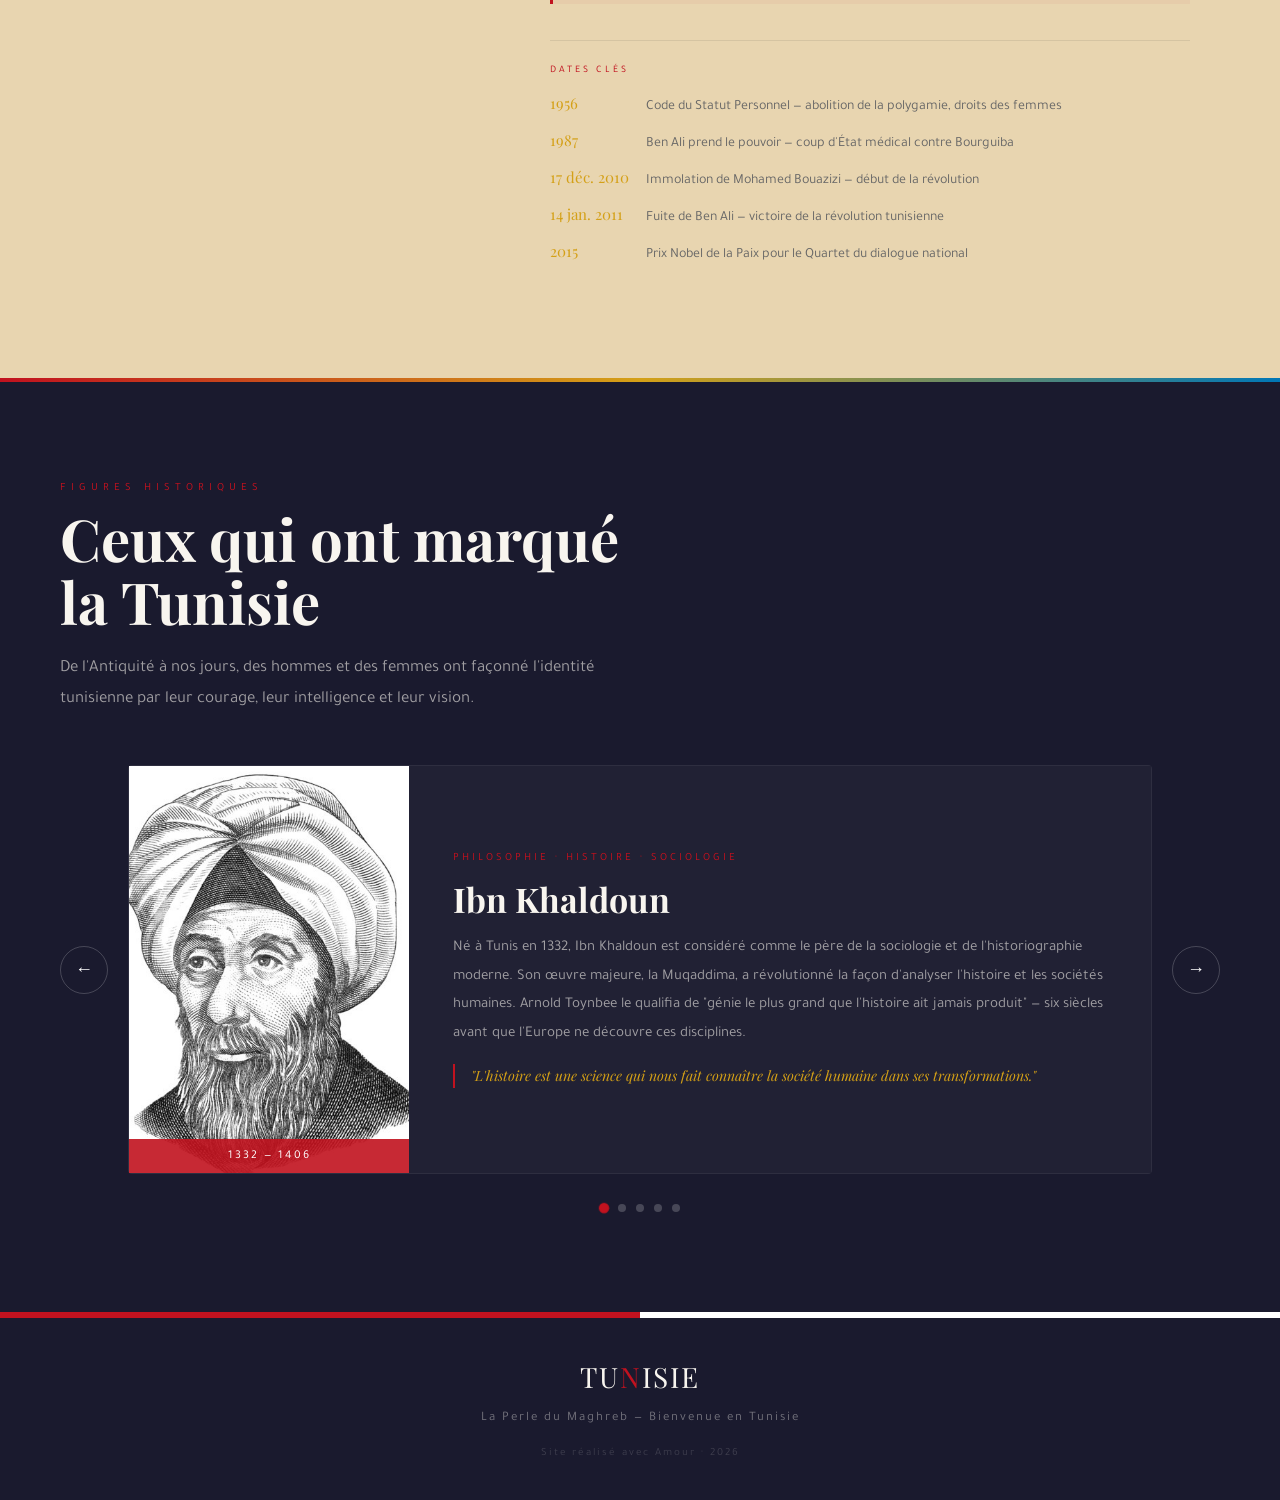
<file: histoire.html>
<!DOCTYPE html>
<html lang="fr">
<head>
  <meta charset="UTF-8"/>
  <meta name="viewport" content="width=device-width, initial-scale=1.0"/>
  <title>Histoire de la Tunisie — De Carthage à Aujourd'hui</title>
  <link rel="icon" type="image/png" href="images/favicon.ico"/>
  <link href="https://fonts.googleapis.com/css2?family=Playfair+Display:ital,wght@0,400;0,700;1,400&family=Tajawal:wght@300;400;700&display=swap" rel="stylesheet"/>
  <link rel="stylesheet" href="style.css"/>


</head>
<body>

<!-- ============= -->
<!--  NAVIGATION   -->
<!-- ============= -->
<nav>
  <div class="logo">TU<span>N</span>ISIE</div>
  <ul>
    <li><a href="index.html">Accueil</a></li>
    <li><a href="histoire.html" style="color: var(--or);">Histoire</a></li>
    <li><a href="villes.html">Villes</a></li>
    <li><a href="culture.html">Culture</a></li>
    <li><a href="tourisme.html">Tourisme</a></li>
    <li><a href="nature.html">Nature</a></li>
  </ul>
</nav>

<!-- ============= -->
<!--  HERO         -->
<!-- ============= -->
<div class="histoire-hero">
  <div class="histoire-hero-contenu fade-in visible">
    <p class="section-label">Histoire · Civilisation · Mémoire</p>
    <h1>La Tunisie à travers<br/><span>les âges</span></h1>
    <p>
      Pendant plus de trois millénaires, la Tunisie a été le carrefour de toutes les grandes civilisations méditerranéennes. Carthaginoise, romaine, vandale, byzantine, arabe, ottomane et française — chaque époque a laissé une empreinte indélébile sur ce territoire et sur son peuple.
    </p>
  </div>
</div>


<!-- ======================== -->
<!--  FRISE CHRONOLOGIQUE     -->
<!-- ======================== -->
<div class="frise-section fade-in">
  <p class="frise-titre">Frise chronologique</p>
  <div class="frise">
    <div class="frise-item">
      <div class="frise-item-date">814 av. J.-C.</div>
      <div class="frise-item-nom">Fondation de Carthage</div>
    </div>
    <div class="frise-item">
      <div class="frise-item-date">264 av. J.-C.</div>
      <div class="frise-item-nom">Guerres puniques</div>
    </div>
    <div class="frise-item">
      <div class="frise-item-date">146 av. J.-C.</div>
      <div class="frise-item-nom">Destruction de Carthage</div>
    </div>
    <div class="frise-item">
      <div class="frise-item-date">27 av. J.-C.</div>
      <div class="frise-item-nom">Province romaine d'Africa</div>
    </div>
    <div class="frise-item">
      <div class="frise-item-date">670 ap. J.-C.</div>
      <div class="frise-item-nom">Conquête arabe · Kairouan</div>
    </div>
    <div class="frise-item">
      <div class="frise-item-date">1574</div>
      <div class="frise-item-nom">Empire ottoman</div>
    </div>
    <div class="frise-item">
      <div class="frise-item-date">1881</div>
      <div class="frise-item-nom">Protectorat français</div>
    </div>
    <div class="frise-item">
      <div class="frise-item-date">1956</div>
      <div class="frise-item-nom">Indépendance</div>
    </div>
    <div class="frise-item">
      <div class="frise-item-date">2011</div>
      <div class="frise-item-nom">Révolution · Printemps arabe</div>
    </div>
  </div>
</div>


<!-- ======================== -->
<!--  01 — CARTHAGE           -->
<!-- ======================== -->
<section class="epoque epoque-clair" id="carthage">
  <div class="epoque-layout fade-in">

    <div class="epoque-contenu">
      <div class="epoque-header">
        <div class="epoque-numero">01</div>
        <p class="epoque-periode">814 av. J.-C. — 146 av. J.-C.</p>
        <h2 class="epoque-titre">Carthage — L'empire de la Méditerranée</h2>
        <p class="epoque-sous-titre">La cité punique qui défia Rome</p>
      </div>

      <div class="epoque-texte">
        <p>
          La Tunisie commence véritablement son histoire avec la fondation de Carthage, vers 814 avant J.-C., par la reine phénicienne Didon — ou Elissa — venue de Tyr, au Liban actuel. Selon la légende, elle négocia avec les populations locales un territoire "aussi grand que ce que peut couvrir une peau de bœuf", puis découpa la peau en fines lanières pour délimiter la colline de Byrsa, sur laquelle elle fit construire la ville.
        </p>
        <p>
          En quelques siècles, Carthage devint l'une des cités les plus puissantes et les plus riches du monde antique. Maîtresse des routes commerciales maritimes en Méditerranée occidentale, elle contrôlait une grande partie du commerce de l'or, du cuivre, de l'étain et des textiles. À son apogée, la ville comptait plus de 700 000 habitants — une métropole gigantesque pour l'époque — avec ses ports monumentaux, ses temples, ses bibliothèques et ses quartiers résidentiels.
        </p>
        <p>
          La civilisation punique, héritière de la culture phénicienne, était réputée pour ses marins intrépides, ses marchands habiles et son art délicat. Les Carthaginois inventèrent des techniques agricoles avancées et écrivirent des traités d'agronomie traduits plus tard en latin. Leur alphabet, dérivé du phénicien, est l'ancêtre direct de notre alphabet occidental.
        </p>
        <p>
          La rivalité avec Rome aboutit aux trois Guerres Puniques, dont la plus célèbre est marquée par le général Hannibal Barca qui traversa les Alpes avec ses éléphants de guerre pour attaquer l'Italie par le nord — un exploit militaire resté légendaire. Finalement, en 146 avant J.-C., Rome rasa Carthage, massacra sa population et répandit du sel sur ses ruines pour que rien n'y pousse jamais.
        </p>
      </div>

      <!-- personnage clé de l'époque carthage -->
      <div class="perso-cle">
        <div class="perso-cle-header">
          <img src="images/personnages/hannibal.jpg" alt="Hannibal" class="perso-cle-img"/>
          <div>
            <p class="perso-cle-label">Personnage clé</p>
            <h4 class="perso-cle-nom">Hannibal Barca</h4>
            <p class="perso-cle-dates">247 — 183 av. J.-C.</p>
          </div>
        </div>
        <p class="perso-cle-desc">
          Général carthaginois considéré comme l'un des plus grands stratèges militaires de l'histoire, Hannibal traversa les Alpes avec 37 éléphants de guerre pour attaquer Rome par le nord. Sa victoire à Cannes en 216 av. J.-C. — où il encercla et anéantit une armée romaine de 80 000 hommes avec seulement 40 000 soldats — reste l'une des manœuvres tactiques les plus étudiées dans les académies militaires du monde entier.
        </p>
      </div>

      <div class="dates-cles">
        <p class="dates-cles-titre">Dates clés</p>
        <div class="date-item">
          <span class="date-annee">814 av. J.-C.</span>
          <span class="date-event">Fondation de Carthage par la reine Didon venue de Phénicie</span>
        </div>
        <div class="date-item">
          <span class="date-annee">264 av. J.-C.</span>
          <span class="date-event">Début de la première Guerre Punique contre Rome</span>
        </div>
        <div class="date-item">
          <span class="date-annee">218 av. J.-C.</span>
          <span class="date-event">Hannibal traverse les Alpes avec 37 éléphants</span>
        </div>
        <div class="date-item">
          <span class="date-annee">146 av. J.-C.</span>
          <span class="date-event">Destruction totale de Carthage par Rome — fin de l'empire punique</span>
        </div>
      </div>
    </div>

    <div class="epoque-lateral">
      <img src="images/histoire/carthage.jpg" alt="Ruines de Carthage" class="lateral-img"/>
      <div class="lateral-carte">
        <p class="lateral-carte-titre">Le saviez-vous ?</p>
        <p>
          Carthage était dotée de deux ports militaires pouvant accueillir jusqu'à 220 navires de guerre. Le port circulaire intérieur, réservé à la flotte militaire, était une prouesse d'ingénierie unique dans le monde antique.
        </p>
        <div class="lateral-citation">
          <p>"Carthage doit être détruite."</p>
          <span>Caton l'Ancien, sénateur romain — répété à chaque discours</span>
        </div>
      </div>
      <div class="lateral-chiffres">
        <div class="chiffre-item">
          <div class="chiffre-val">700K</div>
          <div class="chiffre-label">habitants au IIIe s.</div>
        </div>
        <div class="chiffre-item">
          <div class="chiffre-val">700</div>
          <div class="chiffre-label">ans de civilisation</div>
        </div>
        <div class="chiffre-item">
          <div class="chiffre-val">3</div>
          <div class="chiffre-label">guerres puniques</div>
        </div>
        <div class="chiffre-item">
          <div class="chiffre-val">37</div>
          <div class="chiffre-label">éléphants d'Hannibal</div>
        </div>
      </div>
    </div>

  </div>
</section>

<div class="epoque-sep"></div>


<!-- ======================== -->
<!--  02 — ROME               -->
<!-- ======================== -->
<section class="epoque epoque-sable" id="rome">
  <div class="epoque-layout inverse fade-in">

    <div class="epoque-contenu">
      <div class="epoque-header">
        <div class="epoque-numero">02</div>
        <p class="epoque-periode">146 av. J.-C. — 439 ap. J.-C.</p>
        <h2 class="epoque-titre">L'Africa Romana — Grenier de l'Empire</h2>
        <p class="epoque-sous-titre">Quand la Tunisie nourrissait Rome</p>
      </div>

      <div class="epoque-texte">
        <p>
          Après la destruction de Carthage, Rome rebâtit une nouvelle ville sur ses ruines et fit de la région la province d'Africa Proconsularis. Paradoxalement, sous domination romaine, la Tunisie connut l'une des périodes les plus prospères de son histoire. Les Romains développèrent massivement l'agriculture, construisant des milliers de kilomètres d'aqueducs pour irriguer les plaines fertiles.
        </p>
        <p>
          La province d'Africa devint rapidement le grenier à blé de tout l'Empire romain. On estime qu'elle fournissait à elle seule un tiers des céréales consommées à Rome. Les oliveraies s'étendaient à perte de vue et l'huile d'olive tunisienne était exportée dans tout le bassin méditerranéen. Cette prospérité agricole permit l'émergence de grandes villes romaines qui rivalisaient en splendeur avec celles d'Italie.
        </p>
        <p>
          Dougga, Thuburbo Majus, Bulla Regia, Sbeitla — ces villes romaines de Tunisie sont parmi les mieux conservées du monde. Les thermes d'Antonin à Carthage étaient les troisièmes plus grands bains romains après ceux de Rome et de Trajan. L'amphithéâtre d'El Jem, avec ses 35 000 places, est le troisième plus grand du monde et l'un des mieux préservés.
        </p>
        <p>
          C'est aussi durant cette période que le christianisme s'implanta profondément en Afrique du Nord. Carthage devint un centre théologique majeur, donnant naissance à des figures comme Tertullien, Cyprien de Carthage et le célèbre Augustin d'Hippone — dont l'œuvre "La Cité de Dieu" marqua durablement la pensée occidentale.
        </p>
      </div>

      <div class="dates-cles">
        <p class="dates-cles-titre">Dates clés</p>
        <div class="date-item">
          <span class="date-annee">46 av. J.-C.</span>
          <span class="date-event">Jules César ordonne la reconstruction de Carthage comme ville romaine</span>
        </div>
        <div class="date-item">
          <span class="date-annee">100 ap. J.-C.</span>
          <span class="date-event">Apogée de la province — Carthage est la 2e ville de l'Empire occidental</span>
        </div>
        <div class="date-item">
          <span class="date-annee">238 ap. J.-C.</span>
          <span class="date-event">Gordien Ier proclamé empereur romain à Thysdrus (El Jem)</span>
        </div>
        <div class="date-item">
          <span class="date-annee">439 ap. J.-C.</span>
          <span class="date-event">Prise de Carthage par les Vandales — fin de la domination romaine</span>
        </div>
      </div>
    </div>

    <div class="epoque-lateral">
      <img src="images/histoire/rome.jpg" alt="Amphithéâtre d'El Jem" class="lateral-img"/>
      <div class="lateral-carte">
        <p class="lateral-carte-titre">L'amphithéâtre d'El Jem</p>
        <p>
          Construit au IIIe siècle, l'amphithéâtre d'El Jem peut accueillir 35 000 spectateurs. Classé au patrimoine mondial de l'UNESCO, il est aujourd'hui l'un des monuments les mieux conservés de l'Antiquité romaine — plus intact que le Colisée de Rome.
        </p>
      </div>
      <div class="lateral-chiffres">
        <div class="chiffre-item">
          <div class="chiffre-val">1/3</div>
          <div class="chiffre-label">du blé de Rome</div>
        </div>
        <div class="chiffre-item">
          <div class="chiffre-val">35K</div>
          <div class="chiffre-label">places à El Jem</div>
        </div>
        <div class="chiffre-item">
          <div class="chiffre-val">132km</div>
          <div class="chiffre-label">aqueduc de Zaghouan</div>
        </div>
        <div class="chiffre-item">
          <div class="chiffre-val">600</div>
          <div class="chiffre-label">ans de présence romaine</div>
        </div>
      </div>
    </div>

  </div>
</section>

<div class="epoque-sep"></div>


<!-- ======================== -->
<!--  03 — CONQUÊTE ARABE     -->
<!-- ======================== -->
<section class="epoque epoque-sombre" id="islam">
  <div class="epoque-layout fade-in">

    <div class="epoque-contenu">
      <div class="epoque-header">
        <div class="epoque-numero">03</div>
        <p class="epoque-periode">647 — 909 ap. J.-C.</p>
        <h2 class="epoque-titre">La conquête arabe — Naissance de l'Ifriqiya</h2>
        <p class="epoque-sous-titre">L'islam transforme l'Afrique du Nord</p>
      </div>

      <div class="epoque-texte">
        <p>
          En 647, les premières armées arabes pénétrèrent en Afrique du Nord. La conquête définitive de la région, rebaptisée "Ifriqiya", s'acheva en 698 avec la prise de Carthage. Cette transformation fut l'une des plus profondes que la Tunisie ait jamais connue : en quelques décennies, une région chrétienne et latinisée devenait arabe et musulmane.
        </p>
        <p>
          En 670, le général Oqba Ibn Nafi fonda Kairouan, la première grande ville arabe d'Afrique du Nord. Il y construisit la Grande Mosquée qui, agrandie et embellie au fil des siècles, devint l'une des plus importantes du monde islamique. Kairouan fut pendant deux siècles la capitale politique et religieuse de tout le Maghreb.
        </p>
        <p>
          La résistance à la conquête fut longue et acharnée. La figure la plus emblématique en est la Kahina — "la Prophétesse" en berbère — une reine guerrière berbère qui mena pendant plusieurs années une résistance farouche contre les armées arabes. Battue finalement vers 702, elle reste aujourd'hui un symbole de fierté berbère et féminine.
        </p>
        <p>
          La période islamique vit l'émergence de grandes dynasties : les Aghlabides (800-909) firent de Kairouan un centre intellectuel et artistique rayonnant, et envoyèrent des armées conquérir la Sicile en 827 — une domination arabe qui dura jusqu'en 1072 et laissa des traces profondes dans la culture sicilienne.
        </p>
      </div>

      <!-- personnage clé époque islamique -->
      <div class="perso-cle">
        <div class="perso-cle-header">
          <img src="images/personnages/kahina.jpg" alt="La Kahina" class="perso-cle-img"/>
          <div>
            <p class="perso-cle-label">Personnage clé</p>
            <h4 class="perso-cle-nom">La Kahina</h4>
            <p class="perso-cle-dates">~ 640 — 702 ap. J.-C.</p>
          </div>
        </div>
        <p class="perso-cle-desc">
          Reine guerrière berbère dont le vrai nom était Dihya, la Kahina — "la Prophétesse" — mena pendant plusieurs années une résistance héroïque contre la conquête arabe. Cheffe militaire et spirituelle d'une coalition de tribus berbères, elle remporta plusieurs batailles importantes avant d'être finalement vaincue en 702. Figure de fierté pour les Berbères et les femmes du monde arabe, elle est aujourd'hui célébrée comme une héroïne nationale.
        </p>
      </div>

      <div class="dates-cles">
        <p class="dates-cles-titre">Dates clés</p>
        <div class="date-item">
          <span class="date-annee">647</span>
          <span class="date-event">Première incursion arabe en Ifriqiya sous Omar Ibn al-Khattab</span>
        </div>
        <div class="date-item">
          <span class="date-annee">670</span>
          <span class="date-event">Fondation de Kairouan par Oqba Ibn Nafi — première ville arabe du Maghreb</span>
        </div>
        <div class="date-item">
          <span class="date-annee">702</span>
          <span class="date-event">Défaite de la Kahina — fin de la résistance berbère organisée</span>
        </div>
        <div class="date-item">
          <span class="date-annee">827</span>
          <span class="date-event">Les Aghlabides conquièrent la Sicile depuis la Tunisie</span>
        </div>
      </div>
    </div>

    <div class="epoque-lateral">
      <img src="images/histoire/kairouan.jpg" alt="Grande Mosquée de Kairouan" class="lateral-img"/>
      <div class="lateral-carte">
        <p class="lateral-carte-titre">La Grande Mosquée de Kairouan</p>
        <p>
          Fondée en 670 par Oqba Ibn Nafi, la Grande Mosquée de Kairouan est l'une des plus anciennes mosquées du monde islamique. Sa salle de prière, avec ses 414 colonnes antiques récupérées de sites romains, est d'une beauté saisissante.
        </p>
        <div class="lateral-citation">
          <p>"Kairouan est la mère des villes du Maghreb."</p>
          <span>Ibn Khaldoun, historien tunisien, XIVe siècle</span>
        </div>
      </div>
      <div class="lateral-chiffres">
        <div class="chiffre-item">
          <div class="chiffre-val">670</div>
          <div class="chiffre-label">fondation de Kairouan</div>
        </div>
        <div class="chiffre-item">
          <div class="chiffre-val">414</div>
          <div class="chiffre-label">colonnes dans la mosquée</div>
        </div>
        <div class="chiffre-item">
          <div class="chiffre-val">250</div>
          <div class="chiffre-label">ans de domination en Sicile</div>
        </div>
        <div class="chiffre-item">
          <div class="chiffre-val">4e</div>
          <div class="chiffre-label">ville sainte de l'Islam</div>
        </div>
      </div>
    </div>

  </div>
</section>

<div class="epoque-sep"></div>


<!-- ======================== -->
<!--  04 — EMPIRE OTTOMAN     -->
<!-- ======================== -->
<section class="epoque epoque-clair" id="ottoman">
  <div class="epoque-layout inverse fade-in">

    <div class="epoque-contenu">
      <div class="epoque-header">
        <div class="epoque-numero">04</div>
        <p class="epoque-periode">1574 — 1881</p>
        <h2 class="epoque-titre">L'ère ottomane — Les Beys de Tunis</h2>
        <p class="epoque-sous-titre">Entre Istanbul et l'autonomie tunisienne</p>
      </div>

      <div class="epoque-texte">
        <p>
          En 1574, l'Empire Ottoman s'empara de la Tunisie, mettant fin à la présence espagnole et établissant une domination qui allait durer trois siècles. Contrairement à d'autres régions de l'Empire, la Tunisie conserva une large autonomie. Les gouverneurs ottomans, appelés Beys, devinrent progressivement indépendants de facto d'Istanbul, fondant la dynastie husseinite en 1705.
        </p>
        <p>
          Cette période vit la montée en puissance de Tunis comme centre politique et culturel majeur. La médina de Tunis s'enrichit de palais, de mosquées et de medersas magnifiques. La ville accueillit une importante communauté d'Andalous, chassés d'Espagne lors de la Reconquista, qui apportèrent avec eux leur culture, leur musique et leur gastronomie.
        </p>
        <p>
          Le XIXe siècle fut marqué par des réformes modernisatrices remarquables. En 1861, la Tunisie se dota de la première Constitution du monde arabe et de toute l'Afrique — la "Qanun al-Dawla" — qui établissait une monarchie constitutionnelle et proclamait l'égalité des droits entre toutes les religions.
        </p>
        <p>
          Cependant, les difficultés financières et les pressions des puissances européennes fragilisèrent progressivement le pays. C'est dans ce contexte d'affaiblissement que la France trouva le prétexte pour imposer son protectorat en 1881.
        </p>
      </div>

      <!-- personnage clé époque ottomane -->
      <div class="perso-cle">
        <div class="perso-cle-header">
          <img src="images/personnages/ibn-khaldoun.jpg" alt="Ibn Khaldoun" class="perso-cle-img"/>
          <div>
            <p class="perso-cle-label">Personnage clé</p>
            <h4 class="perso-cle-nom">Ibn Khaldoun</h4>
            <p class="perso-cle-dates">1332 — 1406</p>
          </div>
        </div>
        <p class="perso-cle-desc">
          Né à Tunis en 1332, Ibn Khaldoun est considéré comme le père fondateur de la sociologie, de l'historiographie et de l'économie modernes — six siècles avant leurs inventeurs européens officiels. Sa Muqaddima analyse les cycles de montée et de déclin des civilisations avec une rigueur intellectuelle stupéfiante pour l'époque. Arnold Toynbee le qualifia de "génie le plus grand que l'histoire ait jamais produit".
        </p>
      </div>

      <div class="dates-cles">
        <p class="dates-cles-titre">Dates clés</p>
        <div class="date-item">
          <span class="date-annee">1574</span>
          <span class="date-event">Prise de Tunis par l'Empire Ottoman — Sinan Pacha entre dans la ville</span>
        </div>
        <div class="date-item">
          <span class="date-annee">1705</span>
          <span class="date-event">Hussein Ibn Ali fonde la dynastie husseinite — autonomie de facto</span>
        </div>
        <div class="date-item">
          <span class="date-annee">1861</span>
          <span class="date-event">Première Constitution du monde arabe — monarchie constitutionnelle</span>
        </div>
        <div class="date-item">
          <span class="date-annee">1864</span>
          <span class="date-event">Grande révolte populaire contre l'impôt — réprimée dans le sang</span>
        </div>
      </div>
    </div>

    <div class="epoque-lateral">
      <img src="images/histoire/medina.jpg" alt="Médina de Tunis" class="lateral-img"/>
      <div class="lateral-carte">
        <p class="lateral-carte-titre">La médina de Tunis</p>
        <p>
          Classée au patrimoine mondial de l'UNESCO depuis 1979, la médina de Tunis contient plus de 700 monuments historiques : palais, mosquées, medersas, fontaines et souks. Elle est l'une des médinas arabes les mieux préservées du monde.
        </p>
      </div>
      <div class="lateral-chiffres">
        <div class="chiffre-item">
          <div class="chiffre-val">1861</div>
          <div class="chiffre-label">1ère constitution arabe</div>
        </div>
        <div class="chiffre-item">
          <div class="chiffre-val">700+</div>
          <div class="chiffre-label">monuments dans la médina</div>
        </div>
        <div class="chiffre-item">
          <div class="chiffre-val">300</div>
          <div class="chiffre-label">ans de présence ottomane</div>
        </div>
        <div class="chiffre-item">
          <div class="chiffre-val">1705</div>
          <div class="chiffre-label">naissance des Husseinites</div>
        </div>
      </div>
    </div>

  </div>
</section>

<div class="epoque-sep"></div>


<!-- ======================== -->
<!--  05 — PROTECTORAT        -->
<!-- ======================== -->
<section class="epoque epoque-sombre" id="protectorat">
  <div class="epoque-layout fade-in">

    <div class="epoque-contenu">
      <div class="epoque-header">
        <div class="epoque-numero">05</div>
        <p class="epoque-periode">1881 — 1956</p>
        <h2 class="epoque-titre">Le Protectorat français — La résistance tunisienne</h2>
        <p class="epoque-sous-titre">75 ans de lutte pour la liberté</p>
      </div>

      <div class="epoque-texte">
        <p>
          Le 12 mai 1881, le bey de Tunis signa sous la contrainte le traité du Bardo, établissant le protectorat français sur la Tunisie. Contrairement à l'Algérie voisine, colonisée directement, la Tunisie conserva formellement ses institutions et son bey — mais la réalité du pouvoir était entièrement entre les mains françaises.
        </p>
        <p>
          Les Français développèrent massivement les infrastructures : routes, chemins de fer, ports. Tunis devint une ville moderne dotée d'une ville européenne — la "Nouvelle Tunis" — construite à côté de la médina traditionnelle. Mais ces modernisations bénéficiaient avant tout aux colons, au détriment de la population tunisienne.
        </p>
        <p>
          Face à cette domination, un mouvement nationaliste s'organisa progressivement. En 1934, le jeune avocat Habib Bourguiba fonda le Néo-Destour, parti moderne et populaire qui allait mener la Tunisie vers l'indépendance. Bourguiba parcourut le pays, mobilisa les masses, fut emprisonné à plusieurs reprises, mais ne cessa jamais son combat.
        </p>
        <p>
          Le martyr Farhat Hached, fondateur de l'UGTT, fut assassiné en 1952 par l'organisation terroriste "La Main Rouge". Son assassinat choqua le monde entier et accéléra les négociations pour l'indépendance. Le 20 mars 1956, la Tunisie recouvrait enfin sa souveraineté.
        </p>
      </div>

      <!-- personnage clé époque protectorat -->
      <div class="perso-cle">
        <div class="perso-cle-header">
          <img src="images/personnages/farhat-hached.jpg" alt="Farhat Hached" class="perso-cle-img"/>
          <div>
            <p class="perso-cle-label">Personnage clé</p>
            <h4 class="perso-cle-nom">Farhat Hached</h4>
            <p class="perso-cle-dates">1914 — 1952</p>
          </div>
        </div>
        <p class="perso-cle-desc">
          Fondateur de l'UGTT en 1944, Farhat Hached fut le premier syndicaliste africain à siéger dans une instance internationale du travail. Il mena simultanément le combat pour les droits des travailleurs et pour l'indépendance tunisienne, refusant de séparer les deux causes. Assassiné le 5 décembre 1952 par l'organisation coloniale "La Main Rouge", il devint instantanément un martyr dont le sacrifice choqua le monde et accéléra la marche vers l'indépendance.
        </p>
      </div>

      <div class="dates-cles">
        <p class="dates-cles-titre">Dates clés</p>
        <div class="date-item">
          <span class="date-annee">1881</span>
          <span class="date-event">Traité du Bardo — début du protectorat français</span>
        </div>
        <div class="date-item">
          <span class="date-annee">1934</span>
          <span class="date-event">Bourguiba fonde le Néo-Destour à Ksar Hellal</span>
        </div>
        <div class="date-item">
          <span class="date-annee">1952</span>
          <span class="date-event">Assassinat de Farhat Hached par "La Main Rouge"</span>
        </div>
        <div class="date-item">
          <span class="date-annee">20 mars 1956</span>
          <span class="date-event">Indépendance de la Tunisie — Bourguiba devient Premier ministre</span>
        </div>
      </div>
    </div>

    <div class="epoque-lateral">
      <img src="images/histoire/independance.jpg" alt="Indépendance tunisienne" class="lateral-img"/>
      <div class="lateral-carte">
        <p class="lateral-carte-titre">Farhat Hached</p>
        <p>
          Fondateur de l'UGTT en 1944, Farhat Hached fut le premier syndicaliste africain à siéger au bureau de la Confédération Internationale des Syndicats Libres. Son assassinat le 5 décembre 1952 provoqua une onde de choc internationale qui força la France à négocier l'autonomie interne.
        </p>
        <div class="lateral-citation">
          <p>"Un peuple qui ne se bat pas pour sa liberté ne mérite pas de vivre libre."</p>
          <span>Farhat Hached</span>
        </div>
      </div>
      <div class="lateral-chiffres">
        <div class="chiffre-item">
          <div class="chiffre-val">75</div>
          <div class="chiffre-label">ans de protectorat</div>
        </div>
        <div class="chiffre-item">
          <div class="chiffre-val">1956</div>
          <div class="chiffre-label">année d'indépendance</div>
        </div>
        <div class="chiffre-item">
          <div class="chiffre-val">1934</div>
          <div class="chiffre-label">fondation Néo-Destour</div>
        </div>
        <div class="chiffre-item">
          <div class="chiffre-val">20/03</div>
          <div class="chiffre-label">fête nationale</div>
        </div>
      </div>
    </div>

  </div>
</section>

<div class="epoque-sep"></div>


<!-- ======================== -->
<!--  06 — TUNISIE MODERNE    -->
<!-- ======================== -->
<section class="epoque epoque-sable" id="moderne">
  <div class="epoque-layout inverse fade-in">

    <div class="epoque-contenu">
      <div class="epoque-header">
        <div class="epoque-numero">06</div>
        <p class="epoque-periode">1956 — Aujourd'hui</p>
        <h2 class="epoque-titre">La Tunisie moderne — De Bourguiba à la Révolution</h2>
        <p class="epoque-sous-titre">Une démocratie en construction</p>
      </div>

      <div class="epoque-texte">
        <p>
          L'indépendance acquise, Habib Bourguiba s'attela à construire un État moderne. Son bilan est considérable : il abolit la polygamie et accorda aux femmes des droits sans précédent dans le monde arabe — droit au divorce, droit à l'avortement, âge minimum du mariage. L'éducation devint gratuite et obligatoire. Le Code du Statut Personnel de 1956 reste aujourd'hui l'une des législations les plus progressistes du monde arabe.
        </p>
        <p>
          Sur le plan économique, la Tunisie construisit progressivement une économie diversifiée, avec un tourisme florissant, une industrie manufacturière, et un secteur agricole productif. Le pays développa un système éducatif performant qui forma une classe moyenne instruite.
        </p>
        <p>
          En 1987, Zine El Abidine Ben Ali prit le pouvoir par un coup d'État médical — déclarant Bourguiba inapte à gouverner. Son régime devint progressivement autoritaire, muselant la presse et emprisonnant les opposants.
        </p>
        <p>
          Le 17 décembre 2010, Mohamed Bouazizi, un vendeur ambulant de Sidi Bouzid, s'immola par le feu. Cet acte déclencha un soulèvement populaire massif qui força Ben Ali à fuir le pays le 14 janvier 2011. En 2015, le Quartet du dialogue national tunisien reçut le Prix Nobel de la Paix pour son rôle dans la transition démocratique.
        </p>
      </div>

      <!-- personnage clé époque moderne -->
      <div class="perso-cle">
        <div class="perso-cle-header">
          <img src="images/personnages/chebbi.jpg" alt="Abou el Kacem Chebbi" class="perso-cle-img"/>
          <div>
            <p class="perso-cle-label">Personnage clé</p>
            <h4 class="perso-cle-nom">Abou el Kacem Chebbi</h4>
            <p class="perso-cle-dates">1909 — 1934</p>
          </div>
        </div>
        <p class="perso-cle-desc">
          Mort à seulement 25 ans d'une maladie cardiaque, Chebbi a laissé une œuvre poétique qui résonne encore aujourd'hui dans tout le monde arabe. Son vers "Si un jour le peuple aspire à vivre, le destin se doit de répondre" — inscrit dans l'hymne national tunisien — est devenu le cri de ralliement de la révolution de 2011 et du Printemps arabe tout entier.
        </p>
      </div>

      <div class="dates-cles">
        <p class="dates-cles-titre">Dates clés</p>
        <div class="date-item">
          <span class="date-annee">1956</span>
          <span class="date-event">Code du Statut Personnel — abolition de la polygamie, droits des femmes</span>
        </div>
        <div class="date-item">
          <span class="date-annee">1987</span>
          <span class="date-event">Ben Ali prend le pouvoir — coup d'État médical contre Bourguiba</span>
        </div>
        <div class="date-item">
          <span class="date-annee">17 déc. 2010</span>
          <span class="date-event">Immolation de Mohamed Bouazizi — début de la révolution</span>
        </div>
        <div class="date-item">
          <span class="date-annee">14 jan. 2011</span>
          <span class="date-event">Fuite de Ben Ali — victoire de la révolution tunisienne</span>
        </div>
        <div class="date-item">
          <span class="date-annee">2015</span>
          <span class="date-event">Prix Nobel de la Paix pour le Quartet du dialogue national</span>
        </div>
      </div>
    </div>

    <div class="epoque-lateral">
      <img src="images/histoire/revolution.jpg" alt="Révolution tunisienne 2011" class="lateral-img"/>
      <div class="lateral-carte">
        <p class="lateral-carte-titre">Le Prix Nobel de la Paix 2015</p>
        <p>
          Le Quartet du dialogue national, composé de l'UGTT, de l'UTICA, de la Ligue des droits de l'Homme et de l'Ordre des avocats, a reçu le Prix Nobel de la Paix en 2015 pour son rôle dans la transition démocratique tunisienne.
        </p>
        <div class="lateral-citation">
          <p>"La révolution tunisienne est la seule réussite du Printemps arabe."</p>
          <span>Observateurs internationaux, 2015</span>
        </div>
      </div>
      <div class="lateral-chiffres">
        <div class="chiffre-item">
          <div class="chiffre-val">1956</div>
          <div class="chiffre-label">droits des femmes</div>
        </div>
        <div class="chiffre-item">
          <div class="chiffre-val">2011</div>
          <div class="chiffre-label">révolution</div>
        </div>
        <div class="chiffre-item">
          <div class="chiffre-val">2015</div>
          <div class="chiffre-label">Nobel de la Paix</div>
        </div>
        <div class="chiffre-item">
          <div class="chiffre-val">1er</div>
          <div class="chiffre-label">Printemps arabe</div>
        </div>
      </div>
    </div>

  </div>
</section>

<div class="epoque-sep"></div>


<!-- ========================== -->
<!--   SECTION PERSONNAGES      -->
<!-- ========================== -->
<section class="personnages-section" id="personnages">

  <div class="fade-in">
    <p class="section-label">Figures Historiques</p>
    <h2 class="section-title">Ceux qui ont marqué<br/>la Tunisie</h2>
    <p class="section-desc">
      De l'Antiquité à nos jours, des hommes et des femmes ont façonné l'identité tunisienne par leur courage, leur intelligence et leur vision.
    </p>
  </div>

  <div class="carousel-wrap fade-in">

    <button class="carousel-btn gauche" onclick="slideCarousel(-1)">&#8592;</button>

    <div class="carousel-fenetre">
      <div class="carousel-piste" id="carousel-piste">

        <!-- Ibn Khaldoun -->
        <div class="perso-card">
          <div class="perso-img-wrap">
            <img src="images/personnages/ibn-khaldoun.jpg" alt="Ibn Khaldoun"/>
            <div class="perso-epoque">1332 — 1406</div>
          </div>
          <div class="perso-info">
            <p class="perso-domaine">Philosophie · Histoire · Sociologie</p>
            <h3 class="perso-nom">Ibn Khaldoun</h3>
            <p class="perso-desc">Né à Tunis en 1332, Ibn Khaldoun est considéré comme le père de la sociologie et de l'historiographie moderne. Son œuvre majeure, la Muqaddima, a révolutionné la façon d'analyser l'histoire et les sociétés humaines. Arnold Toynbee le qualifia de "génie le plus grand que l'histoire ait jamais produit" — six siècles avant que l'Europe ne découvre ces disciplines.</p>
            <div class="perso-citation">"L'histoire est une science qui nous fait connaître la société humaine dans ses transformations."</div>
          </div>
        </div>

        <!-- Abou el Kacem Chebbi -->
        <div class="perso-card">
          <div class="perso-img-wrap">
            <img src="images/personnages/chebbi.jpg" alt="Abou el Kacem Chebbi"/>
            <div class="perso-epoque">1909 — 1934</div>
          </div>
          <div class="perso-info">
            <p class="perso-domaine">Poésie · Littérature</p>
            <h3 class="perso-nom">Abou el Kacem Chebbi</h3>
            <p class="perso-desc">Poète romantique mort à seulement 25 ans, Chebbi est la voix lyrique de toute la Tunisie. Son vers "Si un jour le peuple aspire à vivre, le destin se doit de répondre" est inscrit dans l'hymne national et devint le cri de ralliement de la révolution de 2011. Une vie fulgurante qui continue de résonner un siècle après.</p>
            <div class="perso-citation">"إذا الشعب يوما أراد الحياة — فلا بد أن يستجيب القدر"</div>
          </div>
        </div>

        <!-- Wahida Bechikh -->
        <div class="perso-card">
          <div class="perso-img-wrap">
            <img src="images/personnages/wahida-bechikh.jpg" alt="Wahida Bechikh"/>
            <div class="perso-epoque">1900 — 1968</div>
          </div>
          <div class="perso-info">
            <p class="perso-domaine">Art · Musique · Théâtre</p>
            <h3 class="perso-nom">Wahida Bechikh</h3>
            <p class="perso-desc">Pionnière du théâtre et de la musique tunisienne, Wahida Bechikh brisa les tabous sociaux de son époque en montant sur scène à une époque où c'était impensable pour une femme. Première artiste féminine de la scène tunisienne moderne, elle ouvrit la voie à toutes les femmes artistes qui suivirent.</p>
            <div class="perso-citation">"L'art est le seul langage universel qui traverse toutes les frontières et tous les préjugés."</div>
          </div>
        </div>

        <!-- Tahar Haddad -->
        <div class="perso-card">
          <div class="perso-img-wrap">
            <img src="images/personnages/tahar-haddad.jpg" alt="Tahar Haddad"/>
            <div class="perso-epoque">1899 — 1935</div>
          </div>
          <div class="perso-info">
            <p class="perso-domaine">Droit · Réforme sociale · Féminisme</p>
            <h3 class="perso-nom">Tahar Haddad</h3>
            <p class="perso-desc">Réformateur visionnaire, Tahar Haddad publia en 1930 "Notre femme dans la charia et la société" — un livre révolutionnaire défendant l'émancipation totale de la femme tunisienne. Rejeté par ses contemporains, il mourut à 36 ans dans l'isolement. Son œuvre est le fondement idéologique du Code du Statut Personnel de 1956.</p>
            <div class="perso-citation">"La femme est la moitié de la société, et celui qui néglige la moitié néglige le tout."</div>
          </div>
        </div>

        <!-- Farhat Hached -->
        <div class="perso-card">
          <div class="perso-img-wrap">
            <img src="images/personnages/farhat-hached.jpg" alt="Farhat Hached"/>
            <div class="perso-epoque">1914 — 1952</div>
          </div>
          <div class="perso-info">
            <p class="perso-domaine">Syndicalisme · Résistance · Indépendance</p>
            <h3 class="perso-nom">Farhat Hached</h3>
            <p class="perso-desc">Fondateur de l'UGTT et martyr de l'indépendance tunisienne, Farhat Hached consacra sa courte vie à deux combats indissociables : les droits des travailleurs et la liberté de son pays. Assassiné en 1952, son sacrifice choqua le monde entier et précipita la marche vers l'indépendance obtenue quatre ans plus tard.</p>
            <div class="perso-citation">"Un peuple qui ne se bat pas pour sa liberté ne mérite pas de vivre libre."</div>
          </div>
        </div>

      </div>
    </div>

    <button class="carousel-btn droite" onclick="slideCarousel(1)">&#8594;</button>
  </div>

  <!-- les points de navigation -->
  <div class="carousel-dots" id="carousel-dots">
    <span class="dot actif" onclick="allerA(0)"></span>
    <span class="dot" onclick="allerA(1)"></span>
    <span class="dot" onclick="allerA(2)"></span>
    <span class="dot" onclick="allerA(3)"></span>
    <span class="dot" onclick="allerA(4)"></span>
  </div>

</section>


<!-- barre drapeau -->
<div class="flag-stripe"></div>


<!-- ============= -->
<!--    FOOTER     -->
<!-- ============= -->
<footer>
  <div class="footer-logo">TU<span>N</span>ISIE</div>
  <p>La Perle du Maghreb — Bienvenue en Tunisie</p>
  <p style="margin-top: 20px; font-size: 11px; opacity: 0.4;">Site réalisé avec Amour · 2026</p>
</footer>


<script>

  // ========================
  // ANIMATIONS SCROLL
  // ========================
  const observer = new IntersectionObserver(function(entries) {
    entries.forEach(function(entry) {
      if (entry.isIntersecting) {
        entry.target.classList.add('visible');
      }
    });
  }, { threshold: 0.1 });

  document.querySelectorAll('.fade-in').forEach(function(el) {
    observer.observe(el);
  });


  // ========================
  // CAROUSEL PERSONNAGES
  // ========================
  let indexCarousel = 0;
  const totalCartes = 5;

  function slideCarousel(direction) {
    indexCarousel += direction;
    // boucle infinie
    if (indexCarousel < 0) indexCarousel = totalCartes - 1;
    if (indexCarousel >= totalCartes) indexCarousel = 0;
    allerA(indexCarousel);
  }

  function allerA(index) {
    indexCarousel = index;
    // on déplace la piste
    document.getElementById('carousel-piste').style.transform = `translateX(-${index * 100}%)`;
    // on met à jour les points
    document.querySelectorAll('.dot').forEach(function(dot, i) {
      dot.classList.toggle('actif', i === index);
    });
  }

  // navigation clavier (flèches gauche/droite)
  document.addEventListener('keydown', function(e) {
    if (e.key === 'ArrowLeft')  slideCarousel(-1);
    if (e.key === 'ArrowRight') slideCarousel(1);
  });

</script>

</body>
</html>
</file>
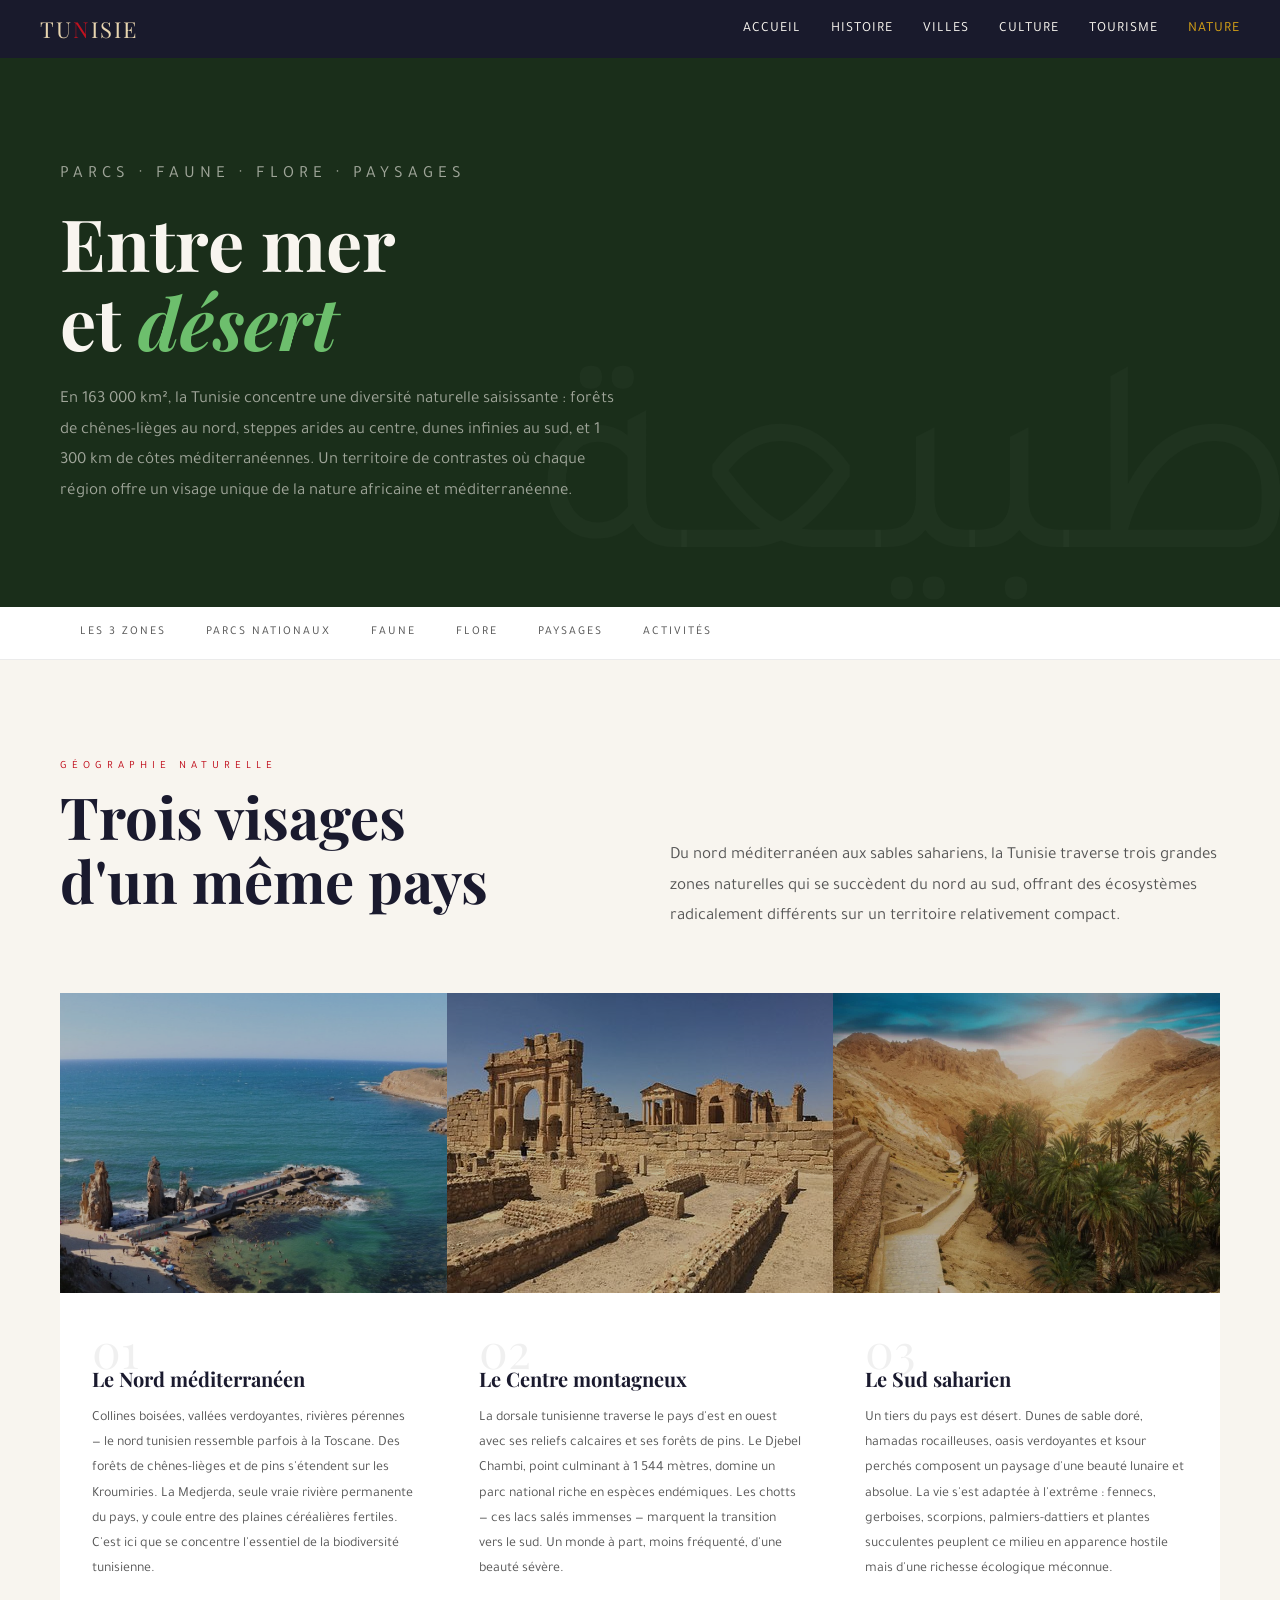
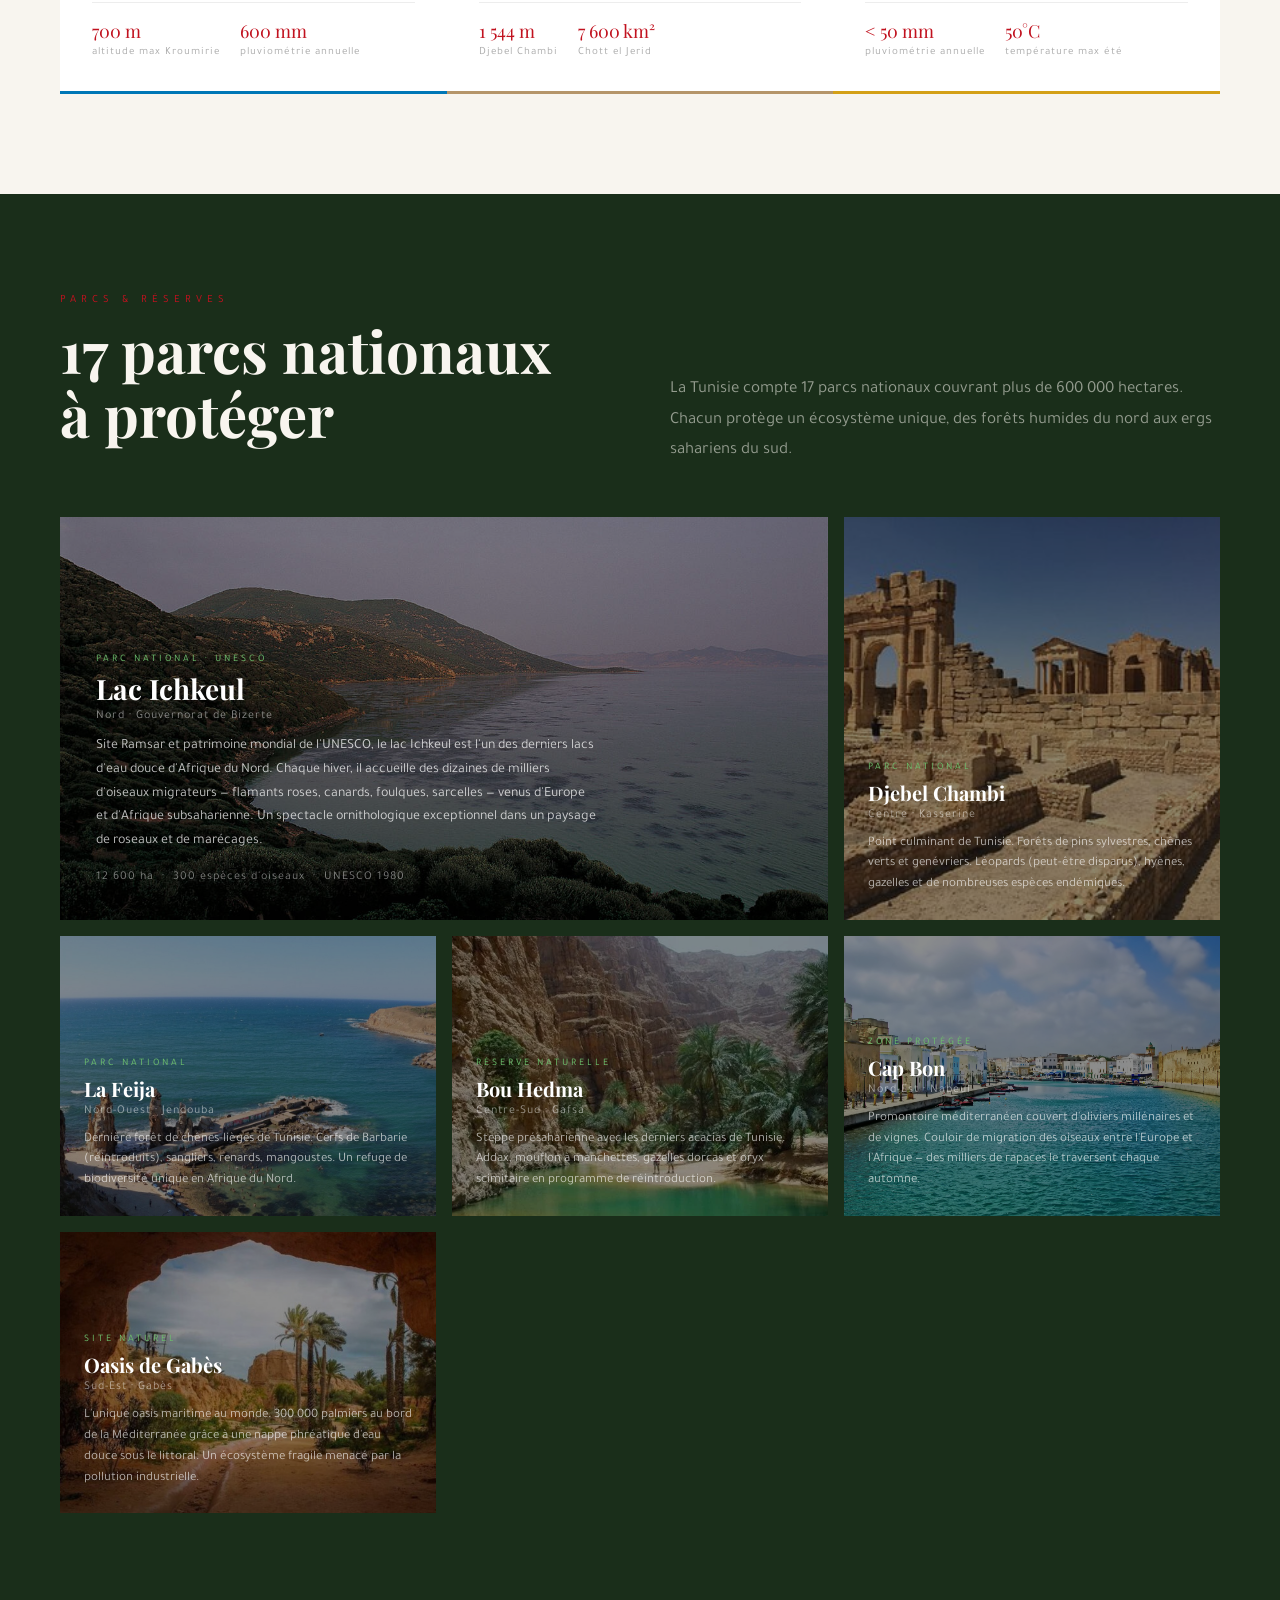
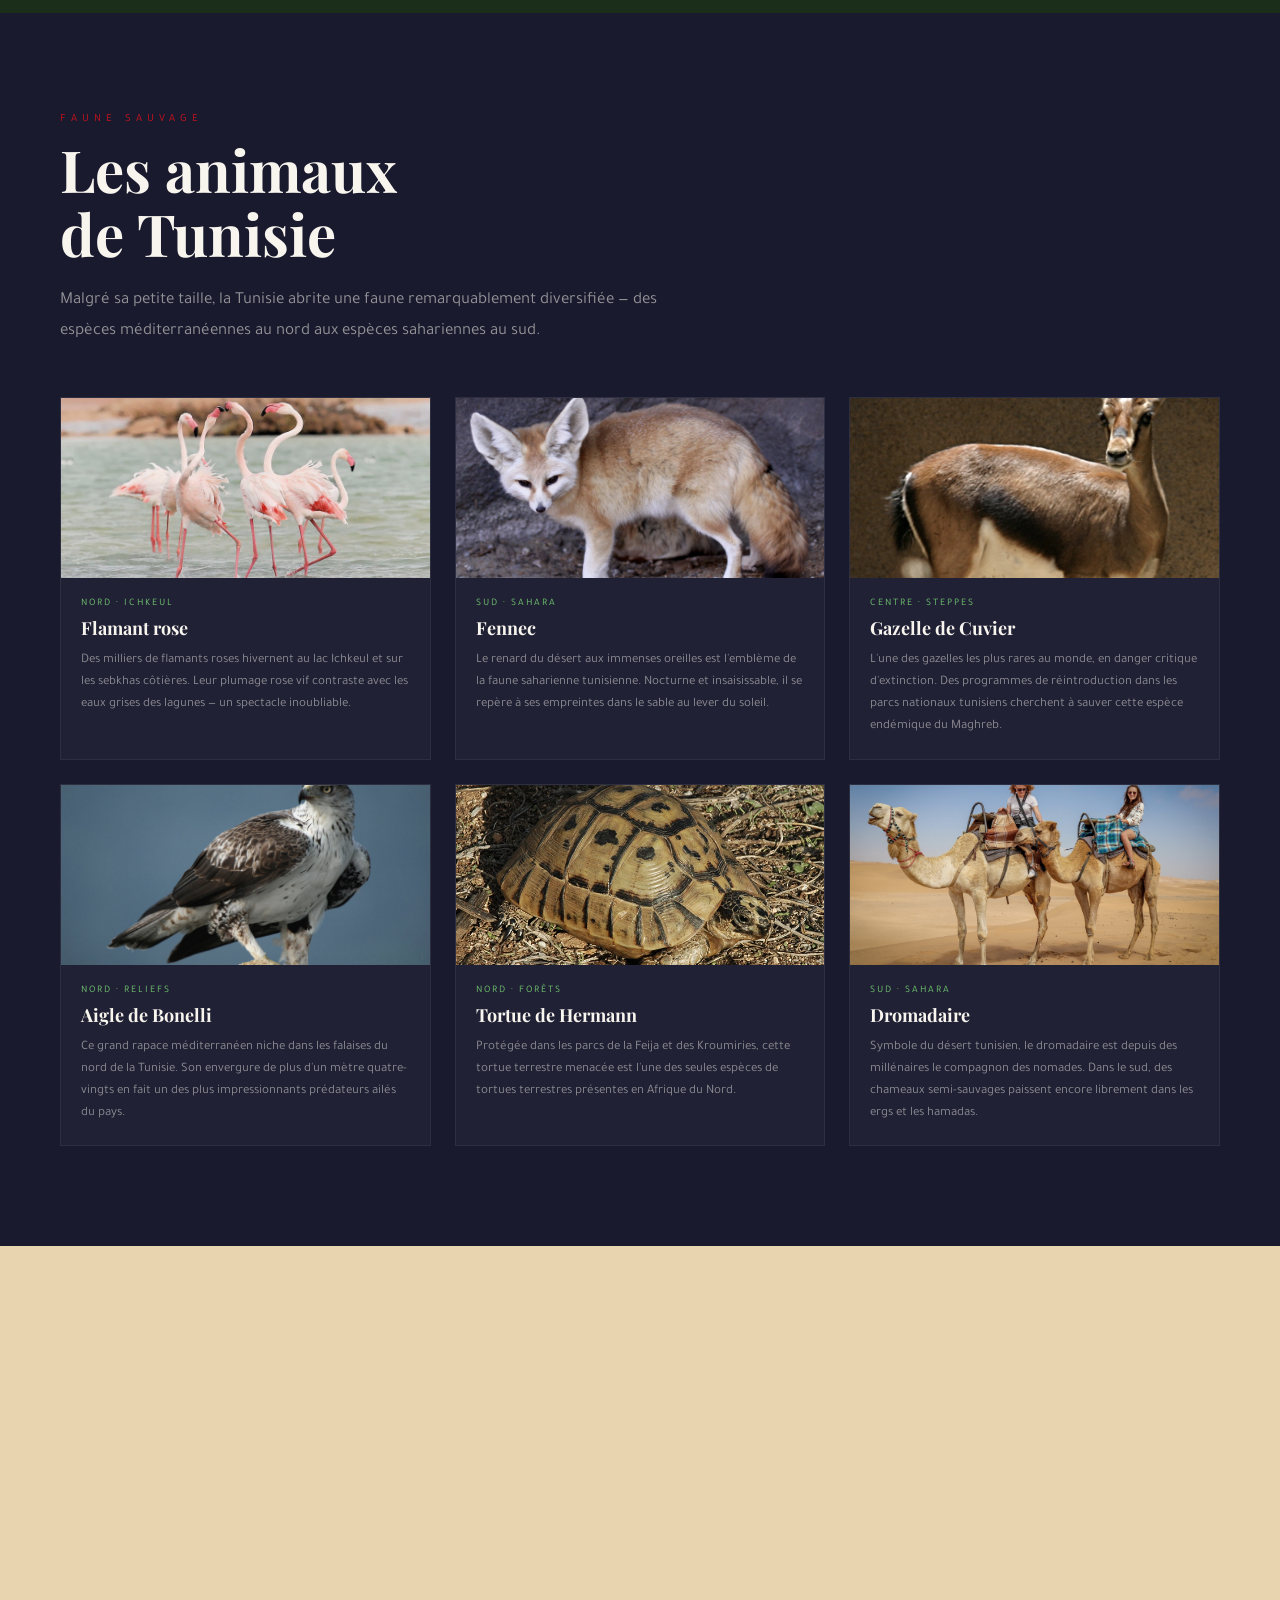
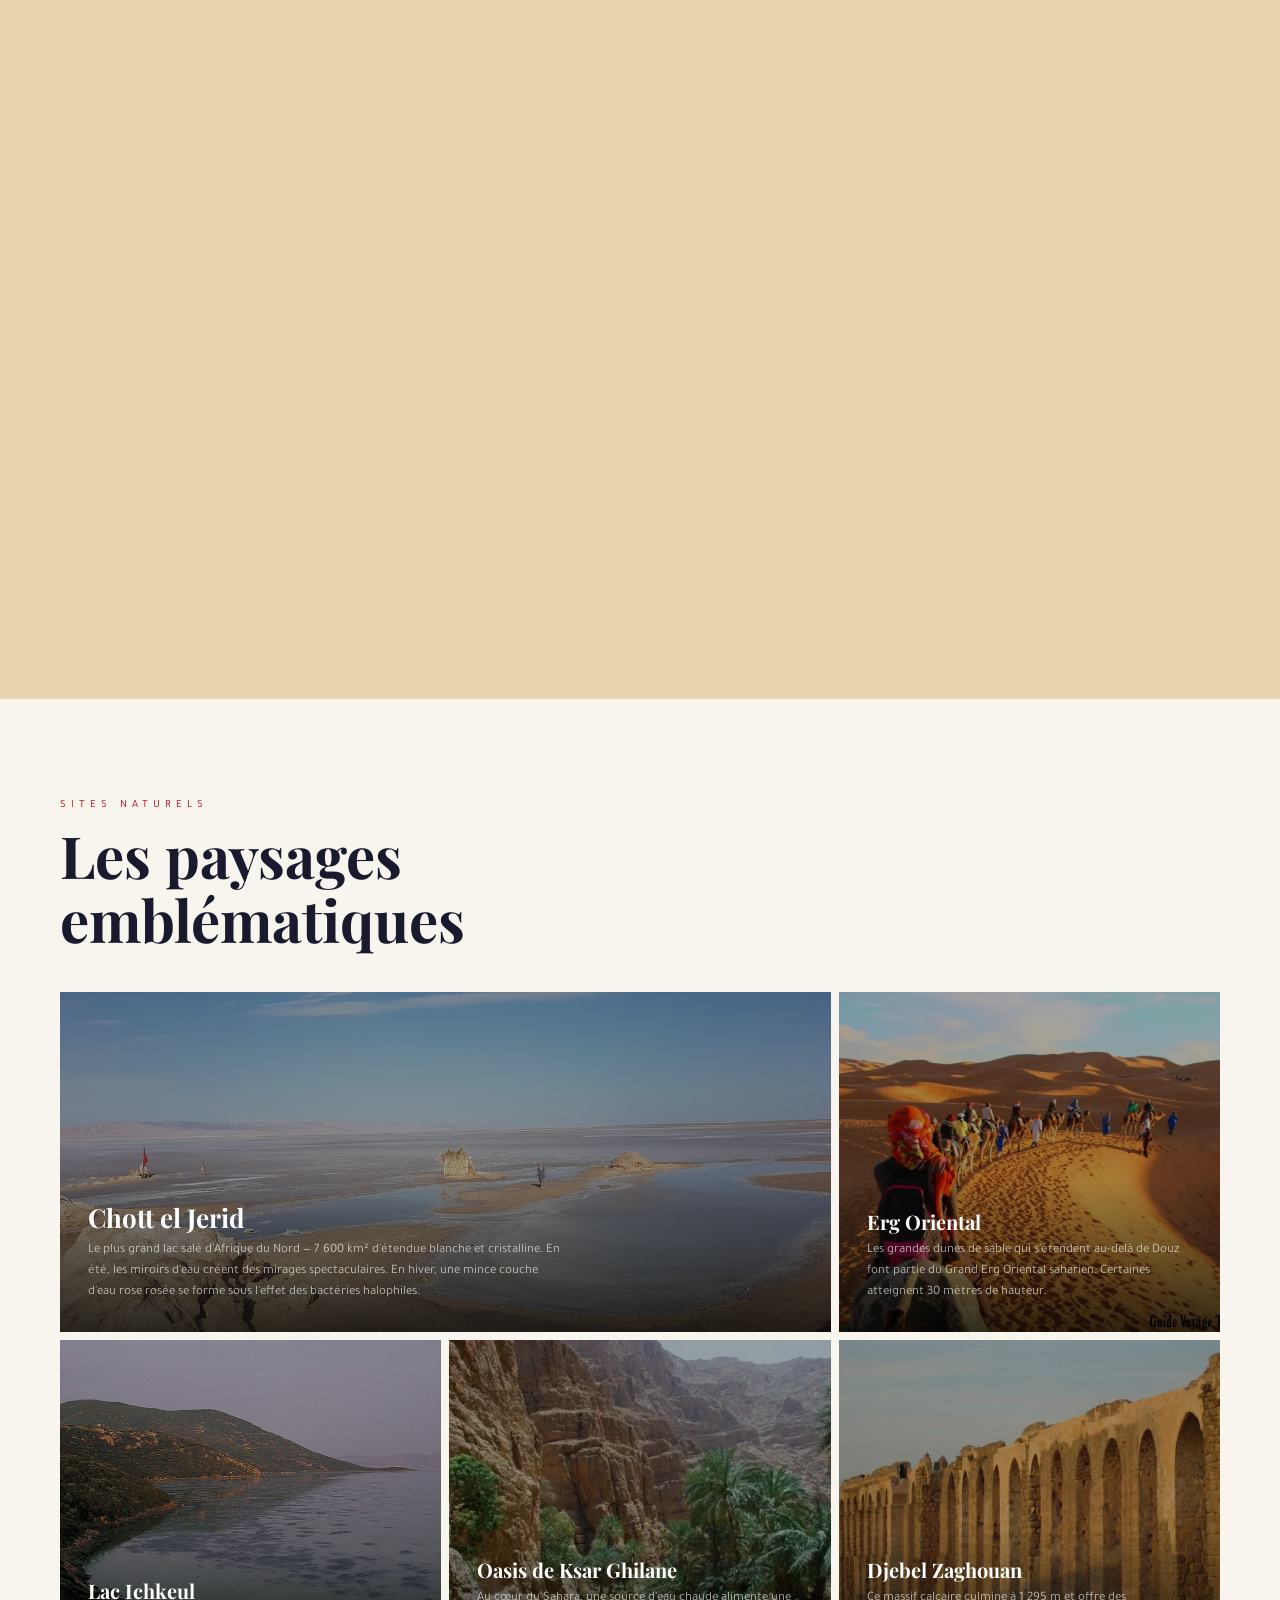
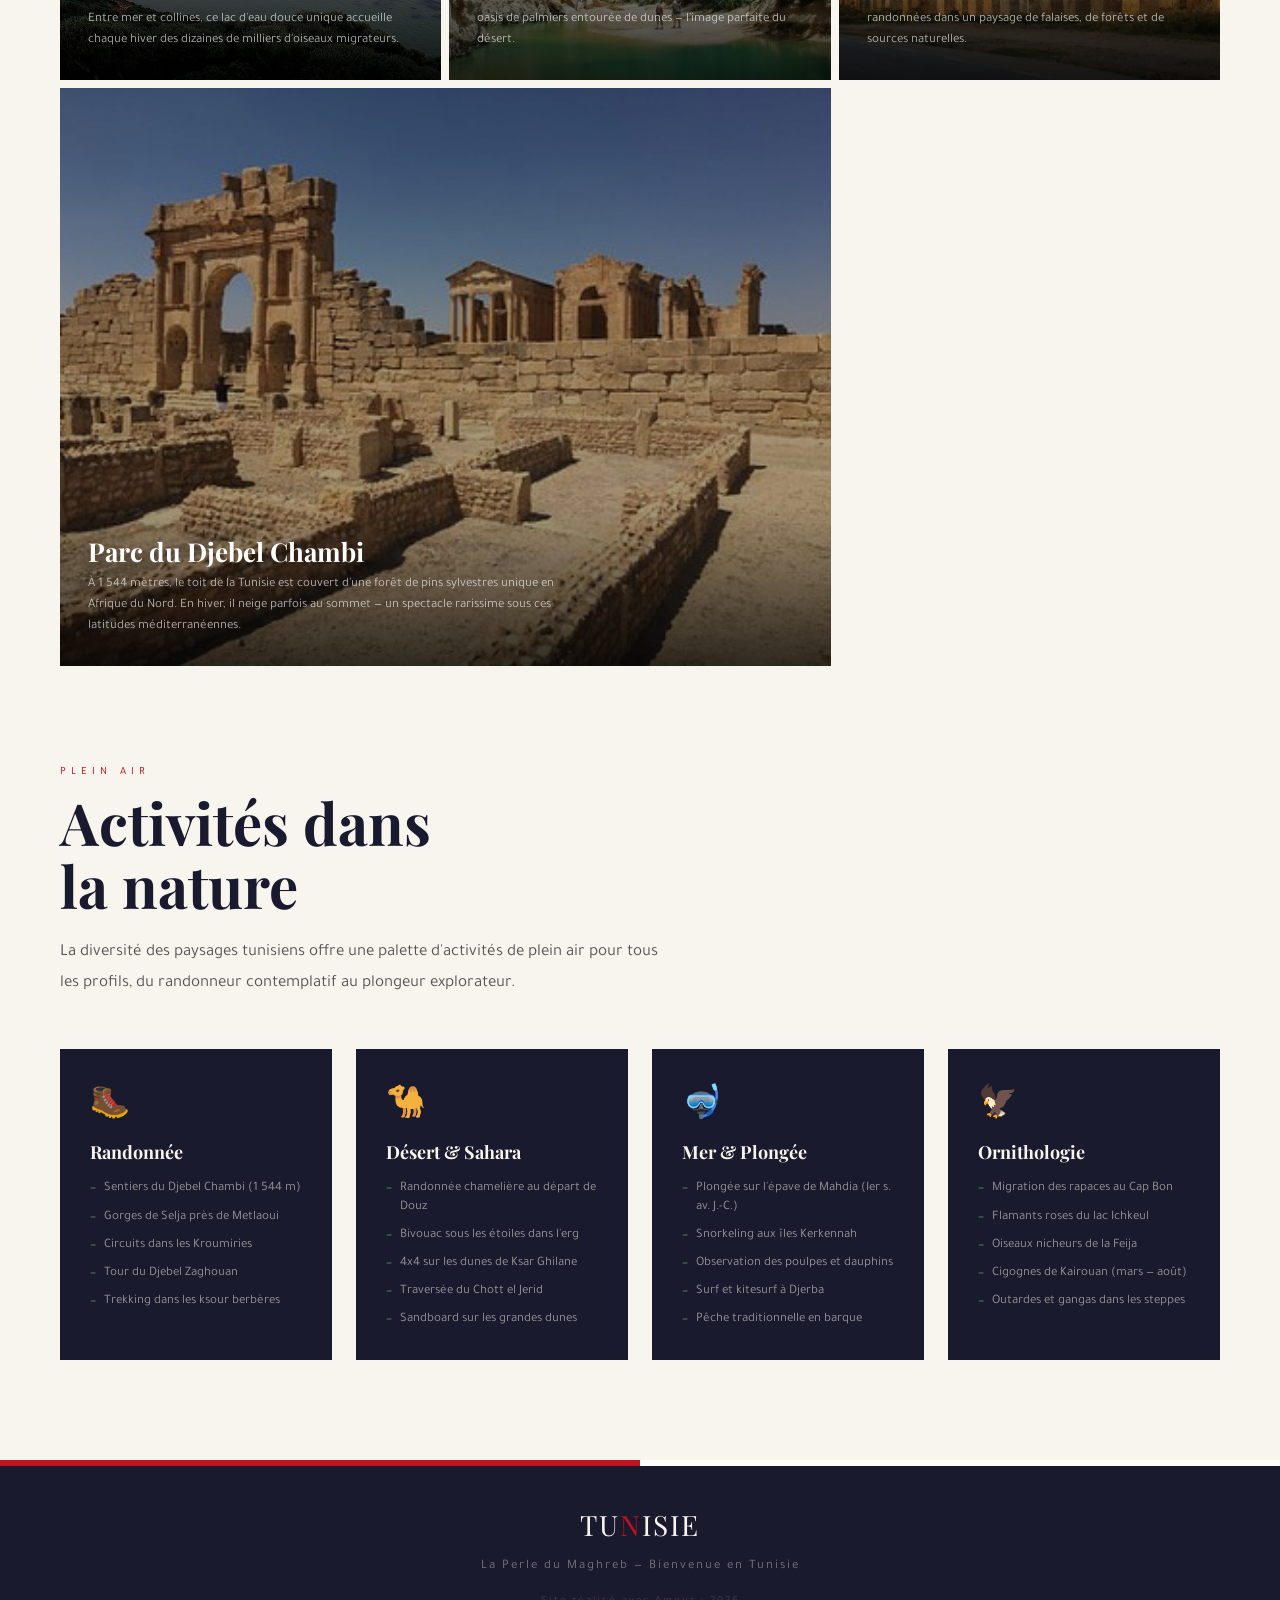
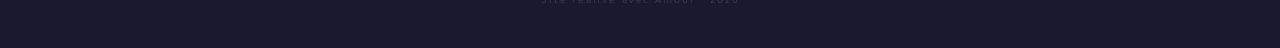
<file: nature.html>
<!DOCTYPE html>
<html lang="fr">
<head>
  <meta charset="UTF-8"/>
  <meta name="viewport" content="width=device-width, initial-scale=1.0"/>
  <title>Nature de Tunisie — Parcs, Faune & Paysages</title>
  <link rel="icon" type="image/png" href="images/favicon.ico"/>
  <link href="https://fonts.googleapis.com/css2?family=Playfair+Display:ital,wght@0,400;0,700;1,400&family=Tajawal:wght@300;400;700&display=swap" rel="stylesheet"/>
  <link rel="stylesheet" href="style.css"/>
</head>
<body>

<!-- ============= -->
<!--  NAVIGATION   -->
<!-- ============= -->
<nav>
  <div class="logo">TU<span>N</span>ISIE</div>
  <ul>
    <li><a href="index.html">Accueil</a></li>
    <li><a href="histoire.html">Histoire</a></li>
    <li><a href="villes.html">Villes</a></li>
    <li><a href="culture.html">Culture</a></li>
    <li><a href="tourisme.html">Tourisme</a></li>
    <li><a href="nature.html" style="color: var(--or);">Nature</a></li>
  </ul>
</nav>


<!-- ============= -->
<!--  HERO         -->
<!-- ============= -->
<div class="nature-hero">
  <div class="nature-hero-contenu fade-in visible">
    <p class="section-label">Parcs · Faune · Flore · Paysages</p>
    <h1>Entre mer<br/>et <span>désert</span></h1>
    <p>
      En 163 000 km², la Tunisie concentre une diversité naturelle saisissante : forêts de chênes-lièges au nord, steppes arides au centre, dunes infinies au sud, et 1 300 km de côtes méditerranéennes. Un territoire de contrastes où chaque région offre un visage unique de la nature africaine et méditerranéenne.
    </p>
  </div>
</div>


<!-- navigation interne -->
<div class="nav-interne">
  <a href="#zones">Les 3 zones</a>
  <a href="#parcs">Parcs nationaux</a>
  <a href="#faune">Faune</a>
  <a href="#flore">Flore</a>
  <a href="#paysages">Paysages</a>
  <a href="#activites">Activités</a>
</div>


<!-- ======================== -->
<!--  LES 3 GRANDES ZONES     -->
<!-- ======================== -->
<section class="zones-section" id="zones">

  <div class="zones-intro fade-in">
    <div>
      <p class="section-label">Géographie naturelle</p>
      <h2 class="section-title">Trois visages<br/>d'un même pays</h2>
    </div>
    <p class="section-desc">
      Du nord méditerranéen aux sables sahariens, la Tunisie traverse trois grandes zones naturelles qui se succèdent du nord au sud, offrant des écosystèmes radicalement différents sur un territoire relativement compact.
    </p>
  </div>

  <div class="zones-grid fade-in">

    <div class="zone-card zone-nord">
      <div class="zone-card-img">
        <img src="images/villes/jendouba.jpg" alt="Nord de la Tunisie"/>
      </div>
      <div class="zone-card-body">
        <p class="zone-num">01</p>
        <h3 class="zone-titre">Le Nord méditerranéen</h3>
        <p class="zone-desc">
          Collines boisées, vallées verdoyantes, rivières pérennes — le nord tunisien ressemble parfois à la Toscane. Des forêts de chênes-lièges et de pins s'étendent sur les Kroumiries. La Medjerda, seule vraie rivière permanente du pays, y coule entre des plaines céréalières fertiles. C'est ici que se concentre l'essentiel de la biodiversité tunisienne.
        </p>
        <div class="zone-chiffres">
          <div class="zone-chiffre">
            <span class="zone-chiffre-val">700 m</span>
            <span class="zone-chiffre-label">altitude max Kroumirie</span>
          </div>
          <div class="zone-chiffre">
            <span class="zone-chiffre-val">600 mm</span>
            <span class="zone-chiffre-label">pluviométrie annuelle</span>
          </div>
        </div>
      </div>
    </div>

    <div class="zone-card zone-centre">
      <div class="zone-card-img">
        <img src="images/villes/kasserine.jpg" alt="Centre de la Tunisie"/>
      </div>
      <div class="zone-card-body">
        <p class="zone-num">02</p>
        <h3 class="zone-titre">Le Centre montagneux</h3>
        <p class="zone-desc">
          La dorsale tunisienne traverse le pays d'est en ouest avec ses reliefs calcaires et ses forêts de pins. Le Djebel Chambi, point culminant à 1 544 mètres, domine un parc national riche en espèces endémiques. Les chotts — ces lacs salés immenses — marquent la transition vers le sud. Un monde à part, moins fréquenté, d'une beauté sévère.
        </p>
        <div class="zone-chiffres">
          <div class="zone-chiffre">
            <span class="zone-chiffre-val">1 544 m</span>
            <span class="zone-chiffre-label">Djebel Chambi</span>
          </div>
          <div class="zone-chiffre">
            <span class="zone-chiffre-val">7 600 km²</span>
            <span class="zone-chiffre-label">Chott el Jerid</span>
          </div>
        </div>
      </div>
    </div>

    <div class="zone-card zone-sud">
      <div class="zone-card-img">
        <img src="images/sahara.webp" alt="Sud de la Tunisie — Sahara"/>
      </div>
      <div class="zone-card-body">
        <p class="zone-num">03</p>
        <h3 class="zone-titre">Le Sud saharien</h3>
        <p class="zone-desc">
          Un tiers du pays est désert. Dunes de sable doré, hamadas rocailleuses, oasis verdoyantes et ksour perchés composent un paysage d'une beauté lunaire et absolue. La vie s'est adaptée à l'extrême : fennecs, gerboises, scorpions, palmiers-dattiers et plantes succulentes peuplent ce milieu en apparence hostile mais d'une richesse écologique méconnue.
        </p>
        <div class="zone-chiffres">
          <div class="zone-chiffre">
            <span class="zone-chiffre-val">&lt; 50 mm</span>
            <span class="zone-chiffre-label">pluviométrie annuelle</span>
          </div>
          <div class="zone-chiffre">
            <span class="zone-chiffre-val">50°C</span>
            <span class="zone-chiffre-label">température max été</span>
          </div>
        </div>
      </div>
    </div>

  </div>
</section>


<!-- ======================== -->
<!--  PARCS NATIONAUX         -->
<!-- ======================== -->
<section class="parcs-section" id="parcs">

  <div class="parcs-header fade-in">
    <div>
      <p class="section-label">Parcs & Réserves</p>
      <h2 class="section-title">17 parcs nationaux<br/>à protéger</h2>
    </div>
    <p class="section-desc">
      La Tunisie compte 17 parcs nationaux couvrant plus de 600 000 hectares. Chacun protège un écosystème unique, des forêts humides du nord aux ergs sahariens du sud.
    </p>
  </div>

  <div class="parcs-grid fade-in">

    <div class="parc-card parc-featured">
      <img src="images/nature/ichkeul.jpg" alt="Parc national de l'Ichkeul" class="parc-img"/>
      <div class="parc-overlay">
        <p class="parc-label">Parc national · UNESCO</p>
        <h3 class="parc-nom">Lac Ichkeul</h3>
        <p class="parc-region">Nord · Gouvernorat de Bizerte</p>
        <p class="parc-desc">
          Site Ramsar et patrimoine mondial de l'UNESCO, le lac Ichkeul est l'un des derniers lacs d'eau douce d'Afrique du Nord. Chaque hiver, il accueille des dizaines de milliers d'oiseaux migrateurs — flamants roses, canards, foulques, sarcelles — venus d'Europe et d'Afrique subsaharienne. Un spectacle ornithologique exceptionnel dans un paysage de roseaux et de marécages.
        </p>
        <div class="parc-stats">
          <span>12 600 ha</span>
          <span>·</span>
          <span>300 espèces d'oiseaux</span>
          <span>·</span>
          <span>UNESCO 1980</span>
        </div>
      </div>
    </div>

    <div class="parc-card">
      <img src="images/villes/kasserine.jpg" alt="Djebel Chambi" class="parc-img"/>
      <div class="parc-overlay parc-overlay-small">
        <p class="parc-label">Parc national</p>
        <h3 class="parc-nom">Djebel Chambi</h3>
        <p class="parc-region">Centre · Kasserine</p>
        <p class="parc-desc-short">Point culminant de Tunisie. Forêts de pins sylvestres, chênes verts et genévriers. Léopards (peut-être disparus), hyènes, gazelles et de nombreuses espèces endémiques.</p>
      </div>
    </div>

    <div class="parc-card">
      <img src="images/villes/jendouba.jpg" alt="Parc de la Feija" class="parc-img"/>
      <div class="parc-overlay parc-overlay-small">
        <p class="parc-label">Parc national</p>
        <h3 class="parc-nom">La Feija</h3>
        <p class="parc-region">Nord-Ouest · Jendouba</p>
        <p class="parc-desc-short">Dernière forêt de chênes-lièges de Tunisie. Cerfs de Barbarie (réintroduits), sangliers, renards, mangoustes. Un refuge de biodiversité unique en Afrique du Nord.</p>
      </div>
    </div>

    <div class="parc-card">
      <img src="images/sahara2.webp" alt="Parc de Bou Hedma" class="parc-img"/>
      <div class="parc-overlay parc-overlay-small">
        <p class="parc-label">Réserve naturelle</p>
        <h3 class="parc-nom">Bou Hedma</h3>
        <p class="parc-region">Centre-Sud · Gafsa</p>
        <p class="parc-desc-short">Steppe présaharienne avec les derniers acacias de Tunisie. Addax, mouflon à manchettes, gazelles dorcas et oryx scimitaire en programme de réintroduction.</p>
      </div>
    </div>

    <div class="parc-card">
      <img src="images/villes/bizerte.jpg" alt="Cap Bon" class="parc-img"/>
      <div class="parc-overlay parc-overlay-small">
        <p class="parc-label">Zone protégée</p>
        <h3 class="parc-nom">Cap Bon</h3>
        <p class="parc-region">Nord-Est · Nabeul</p>
        <p class="parc-desc-short">Promontoire méditerranéen couvert d'oliviers millénaires et de vignes. Couloir de migration des oiseaux entre l'Europe et l'Afrique — des milliers de rapaces le traversent chaque automne.</p>
      </div>
    </div>

    <div class="parc-card">
      <img src="images/villes/gabes.jpg" alt="Oasis de Gabès" class="parc-img"/>
      <div class="parc-overlay parc-overlay-small">
        <p class="parc-label">Site naturel</p>
        <h3 class="parc-nom">Oasis de Gabès</h3>
        <p class="parc-region">Sud-Est · Gabès</p>
        <p class="parc-desc-short">L'unique oasis maritime au monde. 300 000 palmiers au bord de la Méditerranée grâce à une nappe phréatique d'eau douce sous le littoral. Un écosystème fragile menacé par la pollution industrielle.</p>
      </div>
    </div>

  </div>
</section>


<!-- ======================== -->
<!--  FAUNE                   -->
<!-- ======================== -->
<section class="faune-section" id="faune">

  <div class="faune-header fade-in">
    <p class="section-label">Faune sauvage</p>
    <h2 class="section-title faune-titre">Les animaux<br/>de Tunisie</h2>
    <p class="section-desc faune-sous-titre">
      Malgré sa petite taille, la Tunisie abrite une faune remarquablement diversifiée — des espèces méditerranéennes au nord aux espèces sahariennes au sud.
    </p>
  </div>

  <div class="faune-grid fade-in">

    <div class="faune-card">
      <div class="faune-img-wrap">
        <img src="images/nature/flamants.jpg" alt="Flamants roses"/>
      </div>
      <div class="faune-body">
        <p class="faune-zone">Nord · Ichkeul</p>
        <h3 class="faune-nom">Flamant rose</h3>
        <p class="faune-desc">Des milliers de flamants roses hivernent au lac Ichkeul et sur les sebkhas côtières. Leur plumage rose vif contraste avec les eaux grises des lagunes — un spectacle inoubliable.</p>
      </div>
    </div>

    <div class="faune-card">
      <div class="faune-img-wrap">
        <img src="images/nature/fennec.jpg" alt="Fennec"/>
      </div>
      <div class="faune-body">
        <p class="faune-zone">Sud · Sahara</p>
        <h3 class="faune-nom">Fennec</h3>
        <p class="faune-desc">Le renard du désert aux immenses oreilles est l'emblème de la faune saharienne tunisienne. Nocturne et insaisissable, il se repère à ses empreintes dans le sable au lever du soleil.</p>
      </div>
    </div>

    <div class="faune-card">
      <div class="faune-img-wrap">
        <img src="images/nature/gazelle.jpg" alt="Gazelle de Cuvier"/>
      </div>
      <div class="faune-body">
        <p class="faune-zone">Centre · Steppes</p>
        <h3 class="faune-nom">Gazelle de Cuvier</h3>
        <p class="faune-desc">L'une des gazelles les plus rares au monde, en danger critique d'extinction. Des programmes de réintroduction dans les parcs nationaux tunisiens cherchent à sauver cette espèce endémique du Maghreb.</p>
      </div>
    </div>

    <div class="faune-card">
      <div class="faune-img-wrap">
        <img src="images/nature/aigle.jpg" alt="Aigle de Bonelli"/>
      </div>
      <div class="faune-body">
        <p class="faune-zone">Nord · Reliefs</p>
        <h3 class="faune-nom">Aigle de Bonelli</h3>
        <p class="faune-desc">Ce grand rapace méditerranéen niche dans les falaises du nord de la Tunisie. Son envergure de plus d'un mètre quatre-vingts en fait un des plus impressionnants prédateurs ailés du pays.</p>
      </div>
    </div>

    <div class="faune-card">
      <div class="faune-img-wrap">
        <img src="images/nature/tortue.jpg" alt="Tortue de Hermann"/>
      </div>
      <div class="faune-body">
        <p class="faune-zone">Nord · Forêts</p>
        <h3 class="faune-nom">Tortue de Hermann</h3>
        <p class="faune-desc">Protégée dans les parcs de la Feija et des Kroumiries, cette tortue terrestre menacée est l'une des seules espèces de tortues terrestres présentes en Afrique du Nord.</p>
      </div>
    </div>

    <div class="faune-card">
      <div class="faune-img-wrap">
        <img src="images/nature/dromadaire.jpg" alt="Dromadaire"/>
      </div>
      <div class="faune-body">
        <p class="faune-zone">Sud · Sahara</p>
        <h3 class="faune-nom">Dromadaire</h3>
        <p class="faune-desc">Symbole du désert tunisien, le dromadaire est depuis des millénaires le compagnon des nomades. Dans le sud, des chameaux semi-sauvages paissent encore librement dans les ergs et les hamadas.</p>
      </div>
    </div>

  </div>
</section>


<!-- ======================== */
<!--  FLORE                   -->
<!-- ======================== -->
<section class="flore-section" id="flore">

  <div class="fade-in">
    <p class="section-label">Végétation</p>
    <h2 class="section-title">La flore tunisienne</h2>
    <p class="section-desc" style="margin-bottom: 50px;">
      De l'olivier millénaire aux palmiers-dattiers du Sahara, en passant par les forêts de chênes-lièges du nord, la flore tunisienne est l'une des plus diversifiées du bassin méditerranéen.
    </p>
  </div>

  <div class="flore-layout fade-in">

    <div class="flore-item">
      <div class="flore-icone">🌳</div>
      <h3 class="flore-nom">Olivier</h3>
      <p class="flore-region">Partout · 80 millions d'arbres</p>
      <p class="flore-desc">La Tunisie est le 3e exportateur mondial d'huile d'olive. Certains oliviers ont plus de 2 000 ans. La région de Sfax abrite la plus grande oliveraie au monde avec des millions d'arbres s'étendant à perte de vue.</p>
    </div>

    <div class="flore-item">
      <div class="flore-icone">🌴</div>
      <h3 class="flore-nom">Palmier-dattier</h3>
      <p class="flore-region">Sud · 3 millions d'arbres</p>
      <p class="flore-desc">Le palmier est l'arbre-vie du désert. Les dattes tunisiennes — en particulier la variété Deglet Nour de Tozeur, "doigt de lumière" — sont parmi les plus réputées et les plus exportées du monde entier.</p>
    </div>

    <div class="flore-item">
      <div class="flore-icone">🌿</div>
      <h3 class="flore-nom">Chêne-liège</h3>
      <p class="flore-region">Nord-Ouest · Kroumirie</p>
      <p class="flore-desc">La forêt de Bellif dans les Kroumiries abrite les plus beaux chênes-lièges de Tunisie. Leur écorce est récoltée tous les 9 ans pour produire du liège. Ces forêts abritent une biodiversité exceptionnelle.</p>
    </div>

    <div class="flore-item">
      <div class="flore-icone">🌸</div>
      <h3 class="flore-nom">Jasmin de Tunisie</h3>
      <p class="flore-region">Tunis · Cap Bon</p>
      <p class="flore-desc">Le jasmin — "yasmine" en arabe — est le symbole floral de la Tunisie. Sa fleur blanche intensément parfumée envahit les jardins et les souks de mai à septembre. Son essence est utilisée dans la parfumerie mondiale.</p>
    </div>

    <div class="flore-item">
      <div class="flore-icone">🌵</div>
      <h3 class="flore-nom">Figuier de Barbarie</h3>
      <p class="flore-region">Centre · Zones arides</p>
      <p class="flore-desc">Introduit d'Amérique au XVIe siècle par les Espagnols, le cactus est devenu un élément emblématique du paysage tunisien. Ses fruits sucrés (figues de Barbarie) sont cueillis à l'automne et vendus sur les bords des routes.</p>
    </div>

    <div class="flore-item">
      <div class="flore-icone">🌾</div>
      <h3 class="flore-nom">Alfa</h3>
      <p class="flore-region">Centre · Steppes</p>
      <p class="flore-desc">Cette graminée des steppes arides couvre des millions d'hectares au centre de la Tunisie. Plante pionnière résistante à la sécheresse, elle protège les sols de l'érosion et était autrefois exportée pour la fabrication du papier.</p>
    </div>

  </div>
</section>


<!-- ======================== -->
<!--  PAYSAGES EMBLEMATIQUES  -->
<!-- ======================== -->
<section class="paysages-section" id="paysages">

  <div class="paysages-header fade-in">
    <p class="section-label">Sites naturels</p>
    <h2 class="section-title">Les paysages<br/>emblématiques</h2>
  </div>

  <div class="paysages-mosaic fade-in">

    <div class="paysage-item paysage-large">
      <img src="images/nature/chott.jpg" alt="Chott el Jerid"/>
      <div class="paysage-legende">
        <h3 class="paysage-nom">Chott el Jerid</h3>
        <p class="paysage-desc">Le plus grand lac salé d'Afrique du Nord — 7 600 km² d'étendue blanche et cristalline. En été, les miroirs d'eau créent des mirages spectaculaires. En hiver, une mince couche d'eau rose rosée se forme sous l'effet des bactéries halophiles.</p>
      </div>
    </div>

    <div class="paysage-item">
      <img src="images/villes/douz.webp" alt="Dunes de sable"/>
      <div class="paysage-legende">
        <h3 class="paysage-nom">Erg Oriental</h3>
        <p class="paysage-desc">Les grandes dunes de sable qui s'étendent au-delà de Douz font partie du Grand Erg Oriental saharien. Certaines atteignent 30 mètres de hauteur.</p>
      </div>
    </div>

    <div class="paysage-item">
      <img src="images/nature/ichkeul.jpg" alt="Lac Ichkeul"/>
      <div class="paysage-legende">
        <h3 class="paysage-nom">Lac Ichkeul</h3>
        <p class="paysage-desc">Entre mer et collines, ce lac d'eau douce unique accueille chaque hiver des dizaines de milliers d'oiseaux migrateurs.</p>
      </div>
    </div>

    <div class="paysage-item">
      <img src="images/sahara2.webp" alt="Oasis dans le désert"/>
      <div class="paysage-legende">
        <h3 class="paysage-nom">Oasis de Ksar Ghilane</h3>
        <p class="paysage-desc">Au cœur du Sahara, une source d'eau chaude alimente une oasis de palmiers entourée de dunes — l'image parfaite du désert.</p>
      </div>
    </div>

    <div class="paysage-item">
      <img src="images/villes/zaghouan.jpg" alt="Djebel Zaghouan"/>
      <div class="paysage-legende">
        <h3 class="paysage-nom">Djebel Zaghouan</h3>
        <p class="paysage-desc">Ce massif calcaire culmine à 1 295 m et offre des randonnées dans un paysage de falaises, de forêts et de sources naturelles.</p>
      </div>
    </div>

    <div class="paysage-item paysage-large">
      <img src="images/villes/kasserine.jpg" alt="Forêts de Kasserine"/>
      <div class="paysage-legende">
        <h3 class="paysage-nom">Parc du Djebel Chambi</h3>
        <p class="paysage-desc">À 1 544 mètres, le toit de la Tunisie est couvert d'une forêt de pins sylvestres unique en Afrique du Nord. En hiver, il neige parfois au sommet — un spectacle rarissime sous ces latitudes méditerranéennes.</p>
      </div>
    </div>

  </div>
</section>


<!-- ======================== -->
<!--  ACTIVITÉS EN NATURE     -->
<!-- ======================== -->
<section class="activites-nature-section" id="activites">

  <div class="fade-in">
    <p class="section-label">Plein air</p>
    <h2 class="section-title">Activités dans<br/>la nature</h2>
    <p class="section-desc" style="margin-bottom: 50px;">
      La diversité des paysages tunisiens offre une palette d'activités de plein air pour tous les profils, du randonneur contemplatif au plongeur explorateur.
    </p>
  </div>

  <div class="activites-nature-grid fade-in">

    <div class="activite-nature-card">
      <div class="activite-nature-icone">🥾</div>
      <h3 class="activite-nature-titre">Randonnée</h3>
      <ul class="activite-nature-liste">
        <li>Sentiers du Djebel Chambi (1 544 m)</li>
        <li>Gorges de Selja près de Metlaoui</li>
        <li>Circuits dans les Kroumiries</li>
        <li>Tour du Djebel Zaghouan</li>
        <li>Trekking dans les ksour berbères</li>
      </ul>
    </div>

    <div class="activite-nature-card">
      <div class="activite-nature-icone">🐪</div>
      <h3 class="activite-nature-titre">Désert & Sahara</h3>
      <ul class="activite-nature-liste">
        <li>Randonnée chamelière au départ de Douz</li>
        <li>Bivouac sous les étoiles dans l'erg</li>
        <li>4x4 sur les dunes de Ksar Ghilane</li>
        <li>Traversée du Chott el Jerid</li>
        <li>Sandboard sur les grandes dunes</li>
      </ul>
    </div>

    <div class="activite-nature-card">
      <div class="activite-nature-icone">🤿</div>
      <h3 class="activite-nature-titre">Mer & Plongée</h3>
      <ul class="activite-nature-liste">
        <li>Plongée sur l'épave de Mahdia (Ier s. av. J.-C.)</li>
        <li>Snorkeling aux îles Kerkennah</li>
        <li>Observation des poulpes et dauphins</li>
        <li>Surf et kitesurf à Djerba</li>
        <li>Pêche traditionnelle en barque</li>
      </ul>
    </div>

    <div class="activite-nature-card">
      <div class="activite-nature-icone">🦅</div>
      <h3 class="activite-nature-titre">Ornithologie</h3>
      <ul class="activite-nature-liste">
        <li>Migration des rapaces au Cap Bon</li>
        <li>Flamants roses du lac Ichkeul</li>
        <li>Oiseaux nicheurs de la Feija</li>
        <li>Cigognes de Kairouan (mars — août)</li>
        <li>Outardes et gangas dans les steppes</li>
      </ul>
    </div>

  </div>
</section>


<!-- barre drapeau -->
<div class="flag-stripe"></div>

<footer>
  <div class="footer-logo">TU<span>N</span>ISIE</div>
  <p>La Perle du Maghreb — Bienvenue en Tunisie</p>
  <p style="margin-top: 20px; font-size: 11px; opacity: 0.4;">Site réalisé avec Amour · 2026</p>
</footer>


<script>
  const observer = new IntersectionObserver(function(entries) {
    entries.forEach(function(entry) {
      if (entry.isIntersecting) entry.target.classList.add('visible');
    });
  }, { threshold: 0.1 });

  document.querySelectorAll('.fade-in').forEach(function(el) {
    observer.observe(el);
  });

  const sections = document.querySelectorAll('section[id], div[id]');
  const navLinks = document.querySelectorAll('.nav-interne a');

  window.addEventListener('scroll', function() {
    let current = '';
    sections.forEach(function(section) {
      if (window.scrollY >= section.offsetTop - 150) current = section.getAttribute('id');
    });
    navLinks.forEach(function(link) {
      link.style.color = '';
      link.style.borderBottomColor = '';
      if (link.getAttribute('href') === '#' + current) {
        link.style.color = 'var(--rouge)';
        link.style.borderBottomColor = 'var(--rouge)';
      }
    });
  });
</script>

</body>
</html>
</file>
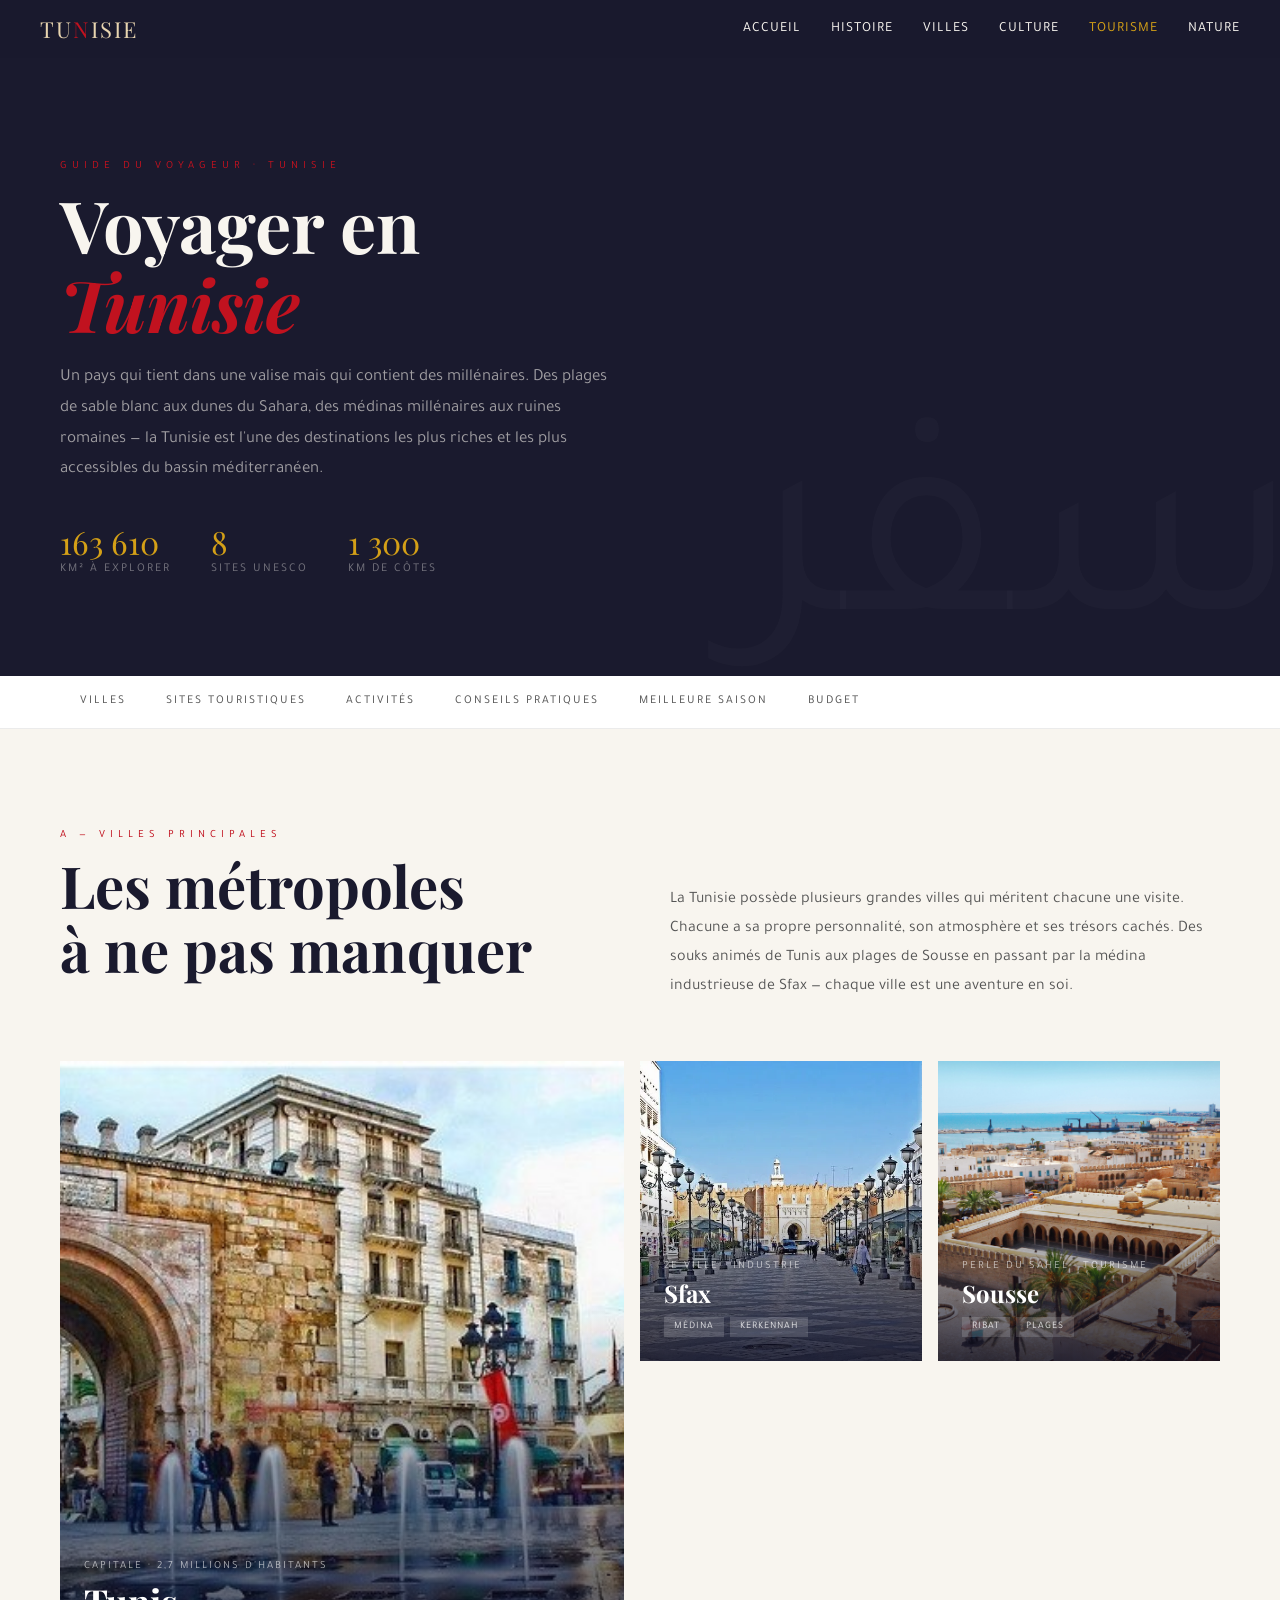
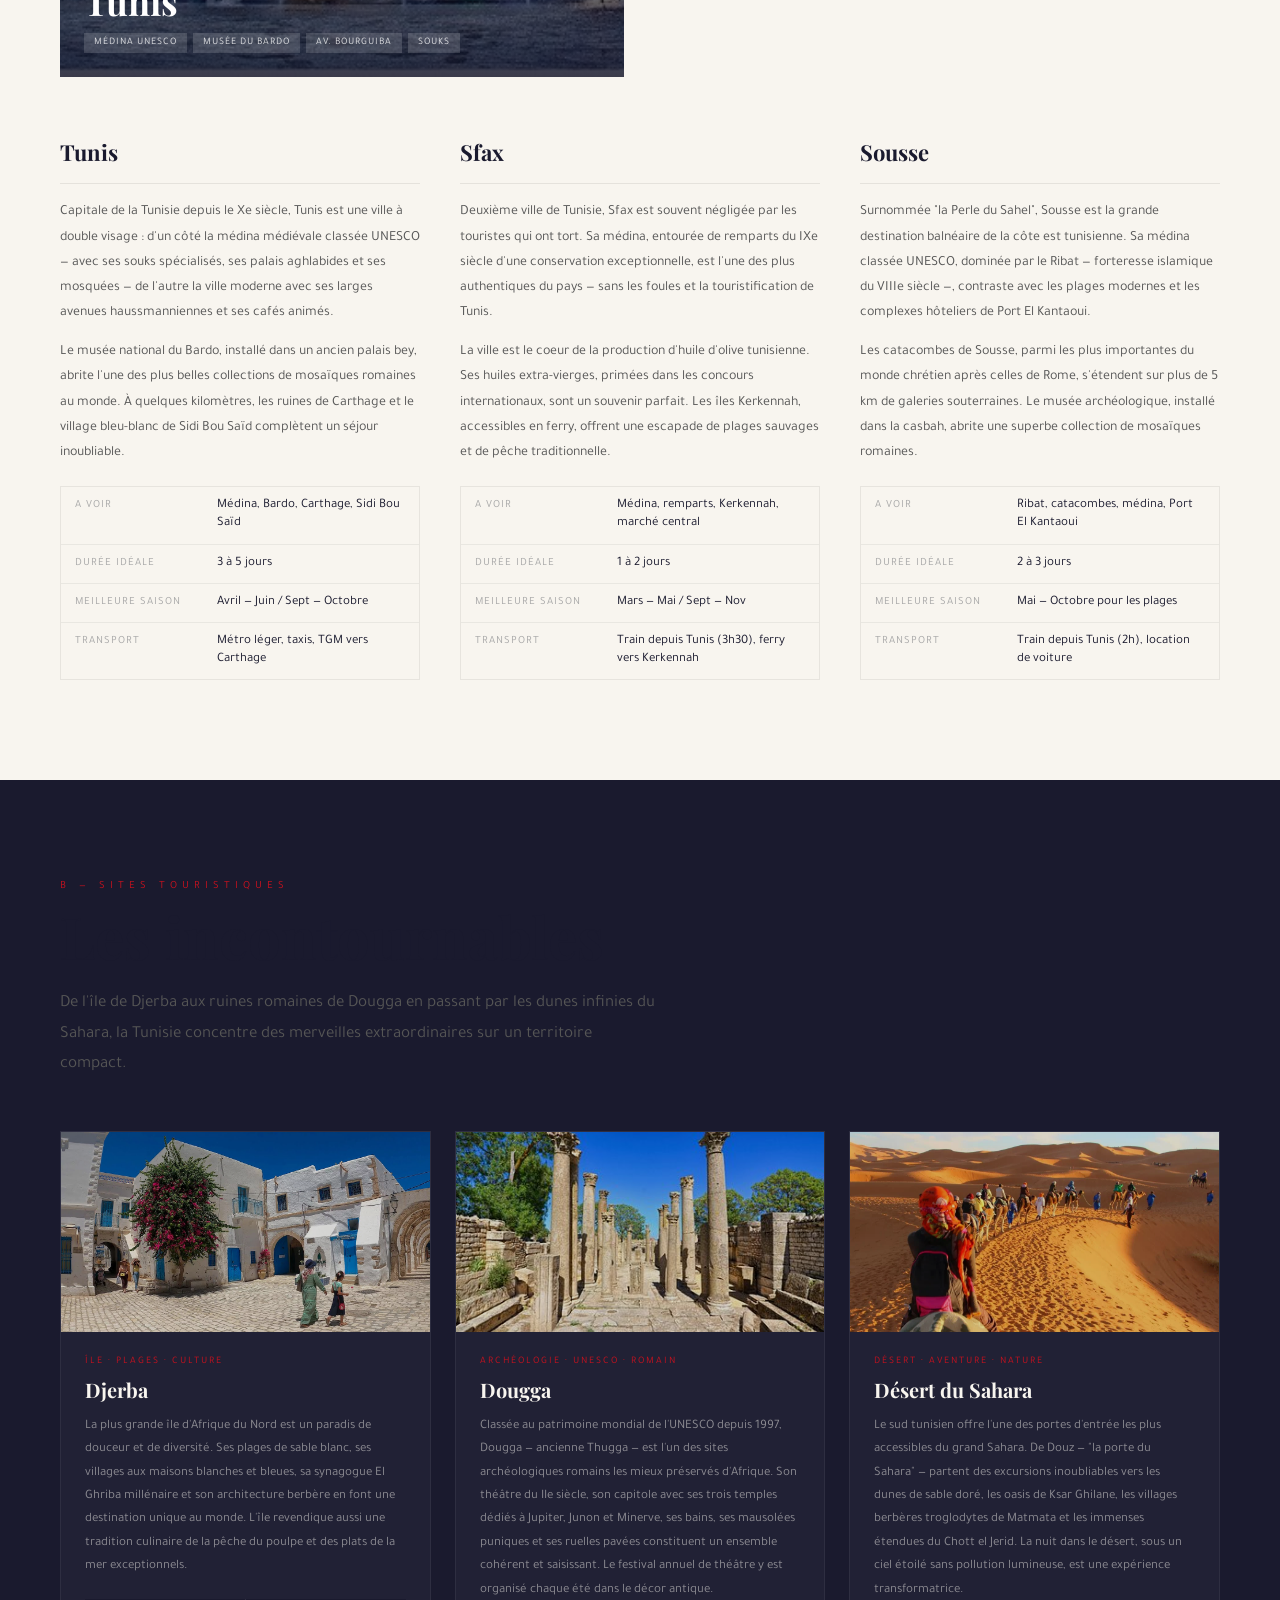
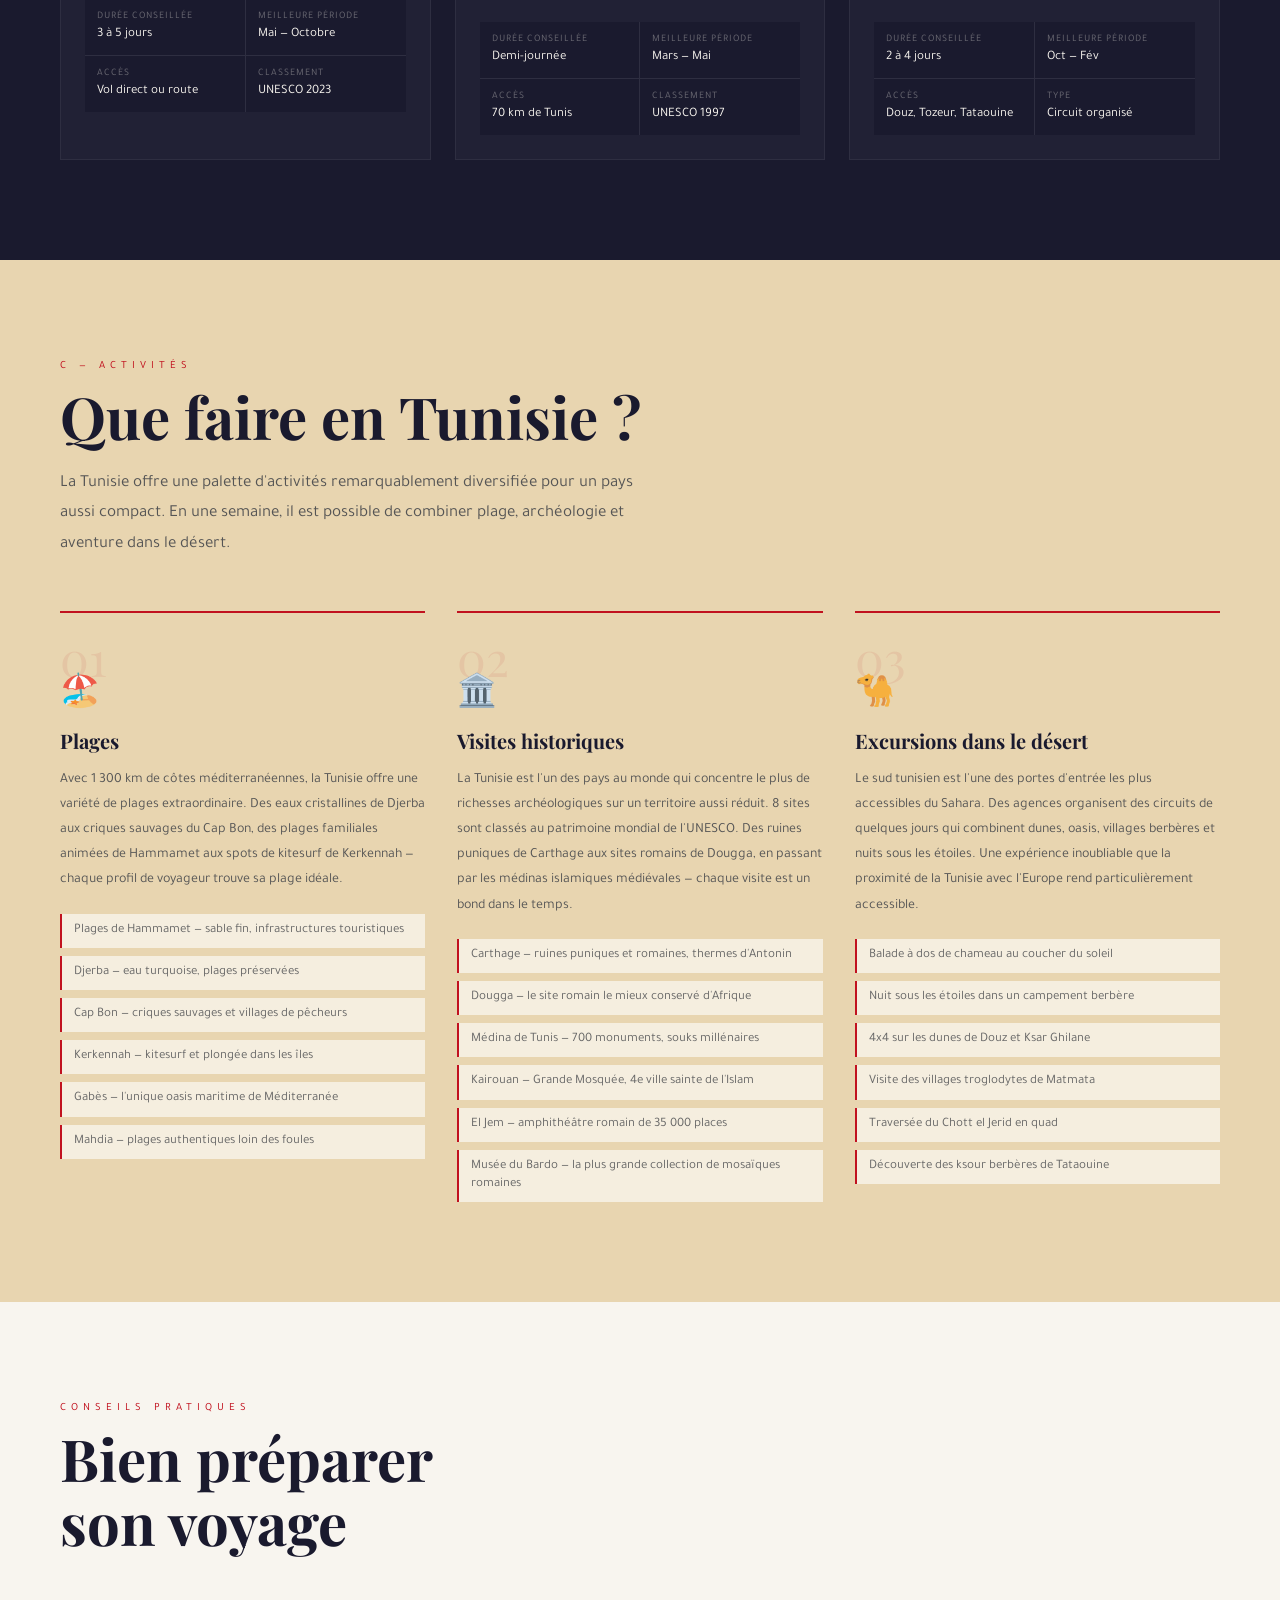
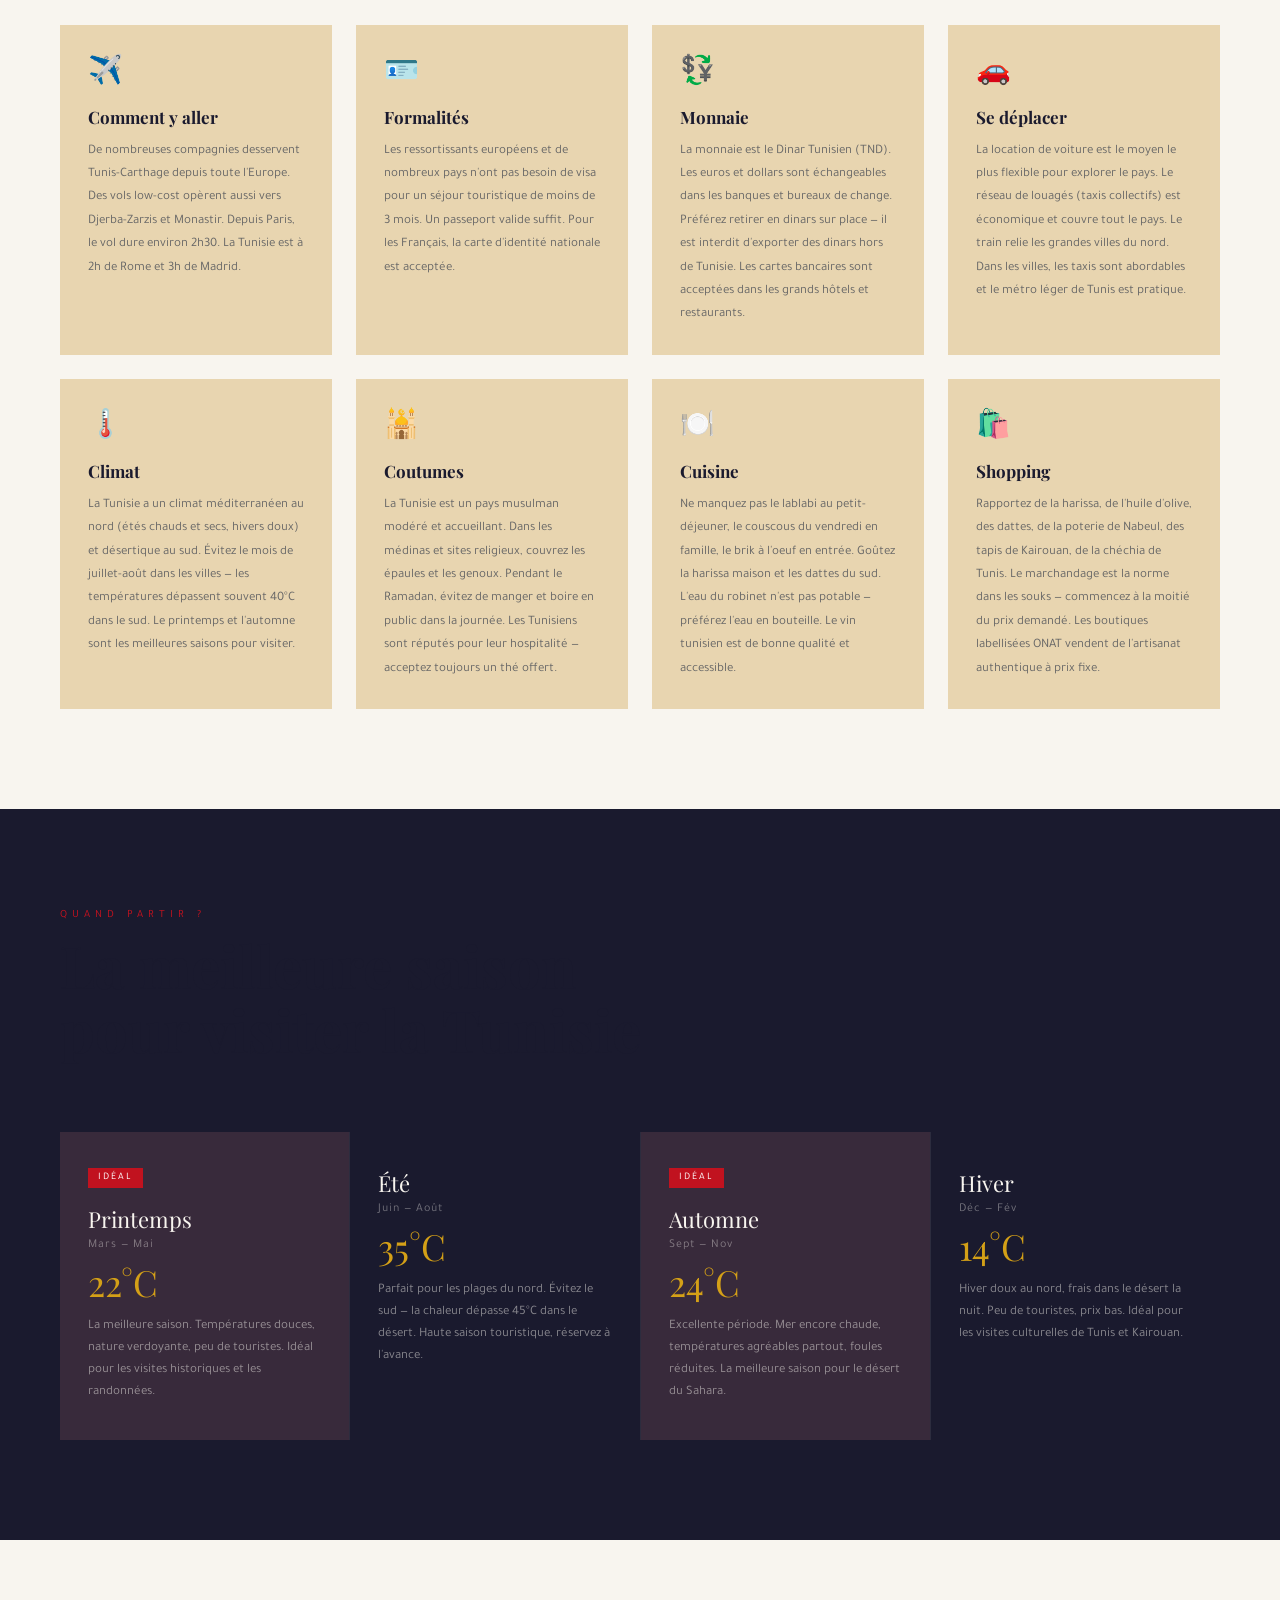
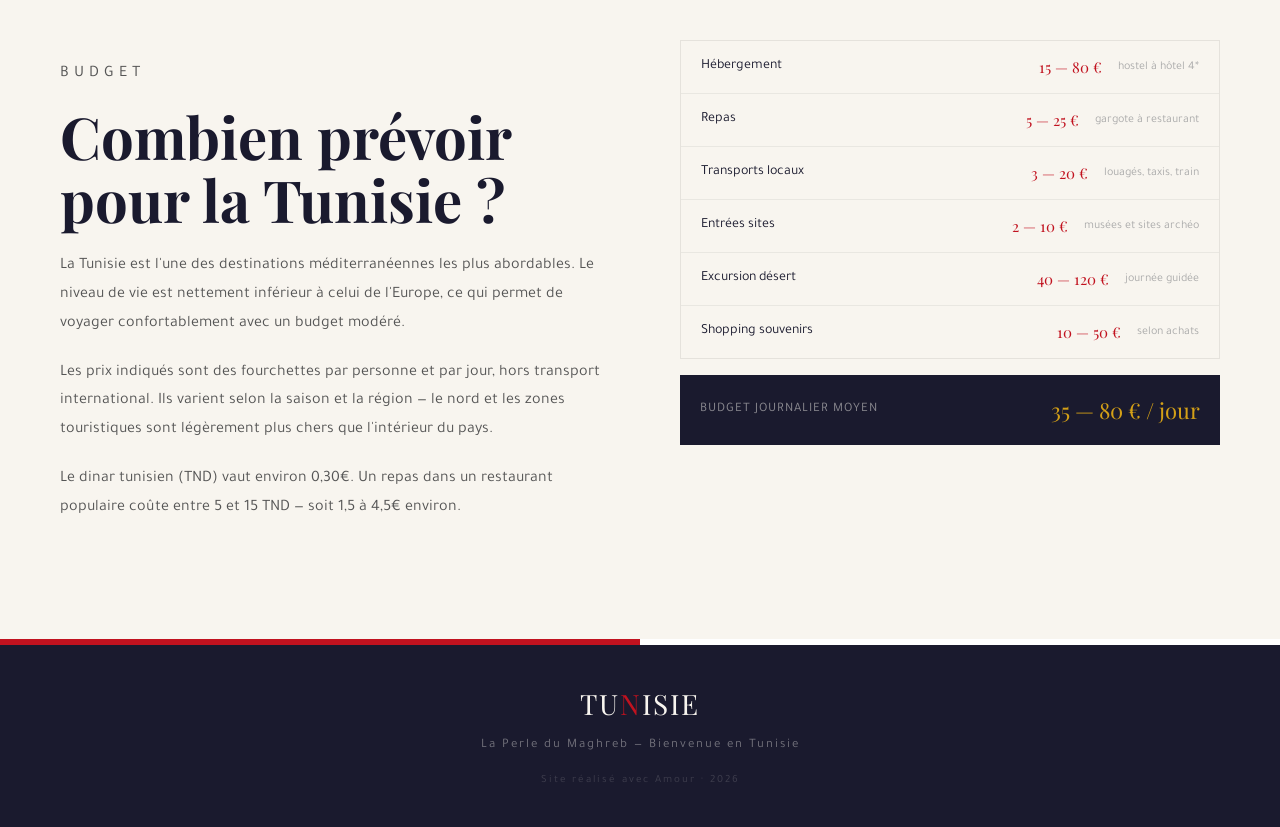
<file: tourisme.html>
<!DOCTYPE html>
<html lang="fr">
<head>
  <meta charset="UTF-8"/>
  <meta name="viewport" content="width=device-width, initial-scale=1.0"/>
  <title>Tourisme en Tunisie — Guide du Voyageur</title>
  <link rel="icon" type="image/png" href="images/favicon.ico"/>
  <link href="https://fonts.googleapis.com/css2?family=Playfair+Display:ital,wght@0,400;0,700;1,400&family=Tajawal:wght@300;400;700&display=swap" rel="stylesheet"/>
  <link rel="stylesheet" href="style.css"/>

 
</head>
<body>

<!-- ============= -->
<!--  NAVIGATION   -->
<!-- ============= -->

<nav>
  <div class="logo">TU<span>N</span>ISIE</div>
  <ul>
    <li><a href="index.html">Accueil</a></li>
    <li><a href="histoire.html">Histoire</a></li>
    <li><a href="villes.html">Villes</a></li>
    <li><a href="culture.html">Culture</a></li>
    <li><a href="tourisme.html" style="color: var(--or);">Tourisme</a></li>
    <li><a href="nature.html">Nature</a></li>
  </ul>
</nav>

<!-- ============= -->
<!--  HERO         -->
<!-- ============= -->
<div class="tourisme-hero">
  <div class="tourisme-hero-contenu fade-in visible">
    <p class="section-label">Guide du Voyageur · Tunisie</p>
    <h1>Voyager en<br/><span>Tunisie</span></h1>
    <p class="tourisme-hero-desc">
      Un pays qui tient dans une valise mais qui contient des millénaires. Des plages de sable blanc aux dunes du Sahara, des médinas millénaires aux ruines romaines — la Tunisie est l'une des destinations les plus riches et les plus accessibles du bassin méditerranéen.
    </p>
    <div class="hero-stats">
      <div class="hero-stat-item">
        <div class="hero-stat-val">163 610</div>
        <div class="hero-stat-label">km² à explorer</div>
      </div>
      <div class="hero-stat-item">
        <div class="hero-stat-val">8</div>
        <div class="hero-stat-label">sites UNESCO</div>
      </div>
      <div class="hero-stat-item">
        <div class="hero-stat-val">1 300</div>
        <div class="hero-stat-label">km de côtes</div>
      </div>
    </div>
  </div>
</div>


<!-- navigation interne -->
<div class="nav-tourisme">
  <a href="#villes">Villes</a>
  <a href="#sites">Sites touristiques</a>
  <a href="#activites">Activités</a>
  <a href="#conseils">Conseils pratiques</a>
  <a href="#saisons">Meilleure saison</a>
  <a href="#budget">Budget</a>
</div>


<!-- ======================== -->
<!--  A — VILLES PRINCIPALES  -->
<!-- ======================== -->
<section class="villes-tourisme" id="villes">
  <div class="villes-tourisme-layout">

    <div class="villes-tourisme-intro fade-in">
      <div>
        <p class="section-label">A — Villes principales</p>
        <h2 class="section-title">Les métropoles<br/>à ne pas manquer</h2>
      </div>
      <p>
        La Tunisie possède plusieurs grandes villes qui méritent chacune une visite. Chacune a sa propre personnalité, son atmosphère et ses trésors cachés. Des souks animés de Tunis aux plages de Sousse en passant par la médina industrieuse de Sfax — chaque ville est une aventure en soi.
      </p>
    </div>

    <!-- les 3 cartes visuelles -->
    <div class="villes-principales-grid fade-in">

      <!-- Tunis — grande carte -->
      <div class="ville-principale-card vp-tunis">
        <img src="images/villes/tunis.jpg" alt="Tunis"/>
        <div class="ville-principale-info">
          <p class="ville-principale-tag">Capitale · 2,7 millions d'habitants</p>
          <h3 class="ville-principale-nom">Tunis</h3>
          <div class="ville-highlights">
            <span class="ville-highlight">Médina UNESCO</span>
            <span class="ville-highlight">Musée du Bardo</span>
            <span class="ville-highlight">Av. Bourguiba</span>
            <span class="ville-highlight">Souks</span>
          </div>
        </div>
      </div>

      <!-- Sfax -->
      <div class="ville-principale-card vp-sfax">
        <img src="images/villes/sfax.webp" alt="Sfax"/>
        <div class="ville-principale-info">
          <p class="ville-principale-tag">2e ville · Industrie</p>
          <h3 class="ville-principale-nom">Sfax</h3>
          <div class="ville-highlights">
            <span class="ville-highlight">Médina</span>
            <span class="ville-highlight">Kerkennah</span>
          </div>
        </div>
      </div>

      <!-- Sousse -->
      <div class="ville-principale-card vp-sousse">
        <img src="images/villes/sousse.jpg" alt="Sousse"/>
        <div class="ville-principale-info">
          <p class="ville-principale-tag">Perle du Sahel · Tourisme</p>
          <h3 class="ville-principale-nom">Sousse</h3>
          <div class="ville-highlights">
            <span class="ville-highlight">Ribat</span>
            <span class="ville-highlight">Plages</span>
          </div>
        </div>
      </div>

    </div>

    <!-- descriptions longues -->
    <div class="villes-descriptions fade-in">

      <!-- TUNIS -->
      <div class="ville-desc-bloc">
        <h3>Tunis</h3>
        <p>
          Capitale de la Tunisie depuis le Xe siècle, Tunis est une ville à double visage : d'un côté la médina médiévale classée UNESCO — avec ses souks spécialisés, ses palais aghlabides et ses mosquées — de l'autre la ville moderne avec ses larges avenues haussmanniennes et ses cafés animés.
        </p>
        <p>
          Le musée national du Bardo, installé dans un ancien palais bey, abrite l'une des plus belles collections de mosaïques romaines au monde. À quelques kilomètres, les ruines de Carthage et le village bleu-blanc de Sidi Bou Saïd complètent un séjour inoubliable.
        </p>
        <div class="ville-infos-pratiques">
          <div class="info-ligne">
            <span class="info-ligne-label">A voir</span>
            <span class="info-ligne-val">Médina, Bardo, Carthage, Sidi Bou Saïd</span>
          </div>
          <div class="info-ligne">
            <span class="info-ligne-label">Durée idéale</span>
            <span class="info-ligne-val">3 à 5 jours</span>
          </div>
          <div class="info-ligne">
            <span class="info-ligne-label">Meilleure saison</span>
            <span class="info-ligne-val">Avril — Juin / Sept — Octobre</span>
          </div>
          <div class="info-ligne">
            <span class="info-ligne-label">Transport</span>
            <span class="info-ligne-val">Métro léger, taxis, TGM vers Carthage</span>
          </div>
        </div>
      </div>

      <!-- SFAX -->
      <div class="ville-desc-bloc">
        <h3>Sfax</h3>
        <p>
          Deuxième ville de Tunisie, Sfax est souvent négligée par les touristes qui ont tort. Sa médina, entourée de remparts du IXe siècle d'une conservation exceptionnelle, est l'une des plus authentiques du pays — sans les foules et la touristification de Tunis.
        </p>
        <p>
          La ville est le coeur de la production d'huile d'olive tunisienne. Ses huiles extra-vierges, primées dans les concours internationaux, sont un souvenir parfait. Les îles Kerkennah, accessibles en ferry, offrent une escapade de plages sauvages et de pêche traditionnelle.
        </p>
        <div class="ville-infos-pratiques">
          <div class="info-ligne">
            <span class="info-ligne-label">A voir</span>
            <span class="info-ligne-val">Médina, remparts, Kerkennah, marché central</span>
          </div>
          <div class="info-ligne">
            <span class="info-ligne-label">Durée idéale</span>
            <span class="info-ligne-val">1 à 2 jours</span>
          </div>
          <div class="info-ligne">
            <span class="info-ligne-label">Meilleure saison</span>
            <span class="info-ligne-val">Mars — Mai / Sept — Nov</span>
          </div>
          <div class="info-ligne">
            <span class="info-ligne-label">Transport</span>
            <span class="info-ligne-val">Train depuis Tunis (3h30), ferry vers Kerkennah</span>
          </div>
        </div>
      </div>

      <!-- SOUSSE -->
      <div class="ville-desc-bloc">
        <h3>Sousse</h3>
        <p>
          Surnommée "la Perle du Sahel", Sousse est la grande destination balnéaire de la côte est tunisienne. Sa médina classée UNESCO, dominée par le Ribat — forteresse islamique du VIIIe siècle —, contraste avec les plages modernes et les complexes hôteliers de Port El Kantaoui.
        </p>
        <p>
          Les catacombes de Sousse, parmi les plus importantes du monde chrétien après celles de Rome, s'étendent sur plus de 5 km de galeries souterraines. Le musée archéologique, installé dans la casbah, abrite une superbe collection de mosaïques romaines.
        </p>
        <div class="ville-infos-pratiques">
          <div class="info-ligne">
            <span class="info-ligne-label">A voir</span>
            <span class="info-ligne-val">Ribat, catacombes, médina, Port El Kantaoui</span>
          </div>
          <div class="info-ligne">
            <span class="info-ligne-label">Durée idéale</span>
            <span class="info-ligne-val">2 à 3 jours</span>
          </div>
          <div class="info-ligne">
            <span class="info-ligne-label">Meilleure saison</span>
            <span class="info-ligne-val">Mai — Octobre pour les plages</span>
          </div>
          <div class="info-ligne">
            <span class="info-ligne-label">Transport</span>
            <span class="info-ligne-val">Train depuis Tunis (2h), location de voiture</span>
          </div>
        </div>
      </div>

    </div>
  </div>
</section>


<!-- ======================== -->
<!--  B — SITES TOURISTIQUES  -->
<!-- ======================== -->
<section class="sites-section" id="sites">
  <div class="sites-layout">

    <div class="fade-in">
      <p class="section-label">B — Sites touristiques</p>
      <h2 class="section-title">Les incontournables</h2>
      <p class="section-desc">
        De l'île de Djerba aux ruines romaines de Dougga en passant par les dunes infinies du Sahara, la Tunisie concentre des merveilles extraordinaires sur un territoire compact.
      </p>
    </div>

    <div class="sites-grid fade-in">

      <!-- DJERBA -->
      <div class="site-card">
        <img src="images/villes/djerba.jpg" alt="Djerba" class="site-card-img"/>
        <div class="site-card-body">
          <p class="site-card-type">Île · Plages · Culture</p>
          <h3 class="site-card-nom">Djerba</h3>
          <p class="site-card-desc">
            La plus grande île d'Afrique du Nord est un paradis de douceur et de diversité. Ses plages de sable blanc, ses villages aux maisons blanches et bleues, sa synagogue El Ghriba millénaire et son architecture berbère en font une destination unique au monde. L'île revendique aussi une tradition culinaire de la pêche du poulpe et des plats de la mer exceptionnels.
          </p>
          <div class="site-infos">
            <div class="site-info">
              <span class="site-info-label">Durée conseillée</span>
              <span class="site-info-val">3 à 5 jours</span>
            </div>
            <div class="site-info">
              <span class="site-info-label">Meilleure période</span>
              <span class="site-info-val">Mai — Octobre</span>
            </div>
            <div class="site-info">
              <span class="site-info-label">Accès</span>
              <span class="site-info-val">Vol direct ou route</span>
            </div>
            <div class="site-info">
              <span class="site-info-label">Classement</span>
              <span class="site-info-val">UNESCO 2023</span>
            </div>
          </div>
        </div>
      </div>

      <!-- DOUGGA -->
      <div class="site-card">
        <img src="images/villes/siliana.jpg" alt="Dougga" class="site-card-img"/>
        <div class="site-card-body">
          <p class="site-card-type">Archéologie · UNESCO · Romain</p>
          <h3 class="site-card-nom">Dougga</h3>
          <p class="site-card-desc">
            Classée au patrimoine mondial de l'UNESCO depuis 1997, Dougga — ancienne Thugga — est l'un des sites archéologiques romains les mieux préservés d'Afrique. Son théâtre du IIe siècle, son capitole avec ses trois temples dédiés à Jupiter, Junon et Minerve, ses bains, ses mausolées puniques et ses ruelles pavées constituent un ensemble cohérent et saisissant. Le festival annuel de théâtre y est organisé chaque été dans le décor antique.
          </p>
          <div class="site-infos">
            <div class="site-info">
              <span class="site-info-label">Durée conseillée</span>
              <span class="site-info-val">Demi-journée</span>
            </div>
            <div class="site-info">
              <span class="site-info-label">Meilleure période</span>
              <span class="site-info-val">Mars — Mai</span>
            </div>
            <div class="site-info">
              <span class="site-info-label">Accès</span>
              <span class="site-info-val">70 km de Tunis</span>
            </div>
            <div class="site-info">
              <span class="site-info-label">Classement</span>
              <span class="site-info-val">UNESCO 1997</span>
            </div>
          </div>
        </div>
      </div>

      <!-- SAHARA -->
      <div class="site-card">
        <img src="images/villes/douz.webp" alt="Désert du Sahara" class="site-card-img"/>
        <div class="site-card-body">
          <p class="site-card-type">Désert · Aventure · Nature</p>
          <h3 class="site-card-nom">Désert du Sahara</h3>
          <p class="site-card-desc">
            Le sud tunisien offre l'une des portes d'entrée les plus accessibles du grand Sahara. De Douz — "la porte du Sahara" — partent des excursions inoubliables vers les dunes de sable doré, les oasis de Ksar Ghilane, les villages berbères troglodytes de Matmata et les immenses étendues du Chott el Jerid. La nuit dans le désert, sous un ciel étoilé sans pollution lumineuse, est une expérience transformatrice.
          </p>
          <div class="site-infos">
            <div class="site-info">
              <span class="site-info-label">Durée conseillée</span>
              <span class="site-info-val">2 à 4 jours</span>
            </div>
            <div class="site-info">
              <span class="site-info-label">Meilleure période</span>
              <span class="site-info-val">Oct — Fév</span>
            </div>
            <div class="site-info">
              <span class="site-info-label">Accès</span>
              <span class="site-info-val">Douz, Tozeur, Tataouine</span>
            </div>
            <div class="site-info">
              <span class="site-info-label">Type</span>
              <span class="site-info-val">Circuit organisé</span>
            </div>
          </div>
        </div>
      </div>

    </div>
  </div>
</section>


<!-- ======================== -->
<!--  C — ACTIVITES           -->
<!-- ======================== -->
<section class="activites-section" id="activites">
  <div class="activites-layout">

    <div class="fade-in">
      <p class="section-label">C — Activités</p>
      <h2 class="section-title">Que faire en Tunisie ?</h2>
      <p class="section-desc" style="margin-bottom: 0;">
        La Tunisie offre une palette d'activités remarquablement diversifiée pour un pays aussi compact. En une semaine, il est possible de combiner plage, archéologie et aventure dans le désert.
      </p>
    </div>

    <div class="activites-big fade-in">

      <!-- PLAGES -->
      <div class="activite-big">
        <div class="activite-big-num">01</div>
        <span class="activite-big-icone">🏖️</span>
        <h3 class="activite-big-titre">Plages</h3>
        <p class="activite-big-desc">
          Avec 1 300 km de côtes méditerranéennes, la Tunisie offre une variété de plages extraordinaire. Des eaux cristallines de Djerba aux criques sauvages du Cap Bon, des plages familiales animées de Hammamet aux spots de kitesurf de Kerkennah — chaque profil de voyageur trouve sa plage idéale.
        </p>
        <div class="sous-activites">
          <div class="sous-activite">Plages de Hammamet — sable fin, infrastructures touristiques</div>
          <div class="sous-activite">Djerba — eau turquoise, plages préservées</div>
          <div class="sous-activite">Cap Bon — criques sauvages et villages de pêcheurs</div>
          <div class="sous-activite">Kerkennah — kitesurf et plongée dans les îles</div>
          <div class="sous-activite">Gabès — l'unique oasis maritime de Méditerranée</div>
          <div class="sous-activite">Mahdia — plages authentiques loin des foules</div>
        </div>
      </div>

      <!-- VISITES HISTORIQUES -->
      <div class="activite-big">
        <div class="activite-big-num">02</div>
        <span class="activite-big-icone">🏛️</span>
        <h3 class="activite-big-titre">Visites historiques</h3>
        <p class="activite-big-desc">
          La Tunisie est l'un des pays au monde qui concentre le plus de richesses archéologiques sur un territoire aussi réduit. 8 sites sont classés au patrimoine mondial de l'UNESCO. Des ruines puniques de Carthage aux sites romains de Dougga, en passant par les médinas islamiques médiévales — chaque visite est un bond dans le temps.
        </p>
        <div class="sous-activites">
          <div class="sous-activite">Carthage — ruines puniques et romaines, thermes d'Antonin</div>
          <div class="sous-activite">Dougga — le site romain le mieux conservé d'Afrique</div>
          <div class="sous-activite">Médina de Tunis — 700 monuments, souks millénaires</div>
          <div class="sous-activite">Kairouan — Grande Mosquée, 4e ville sainte de l'Islam</div>
          <div class="sous-activite">El Jem — amphithéâtre romain de 35 000 places</div>
          <div class="sous-activite">Musée du Bardo — la plus grande collection de mosaïques romaines</div>
        </div>
      </div>

      <!-- DESERT -->
      <div class="activite-big">
        <div class="activite-big-num">03</div>
        <span class="activite-big-icone">🐪</span>
        <h3 class="activite-big-titre">Excursions dans le désert</h3>
        <p class="activite-big-desc">
          Le sud tunisien est l'une des portes d'entrée les plus accessibles du Sahara. Des agences organisent des circuits de quelques jours qui combinent dunes, oasis, villages berbères et nuits sous les étoiles. Une expérience inoubliable que la proximité de la Tunisie avec l'Europe rend particulièrement accessible.
        </p>
        <div class="sous-activites">
          <div class="sous-activite">Balade à dos de chameau au coucher du soleil</div>
          <div class="sous-activite">Nuit sous les étoiles dans un campement berbère</div>
          <div class="sous-activite">4x4 sur les dunes de Douz et Ksar Ghilane</div>
          <div class="sous-activite">Visite des villages troglodytes de Matmata</div>
          <div class="sous-activite">Traversée du Chott el Jerid en quad</div>
          <div class="sous-activite">Découverte des ksour berbères de Tataouine</div>
        </div>
      </div>

    </div>
  </div>
</section>


<!-- ======================== -->
<!--  CONSEILS PRATIQUES      -->
<!-- ======================== -->
<section class="conseils-section" id="conseils">
  <div class="conseils-layout">

    <div class="fade-in">
      <p class="section-label">Conseils pratiques</p>
      <h2 class="section-title">Bien préparer<br/>son voyage</h2>
    </div>

    <div class="conseils-grid fade-in">

      <div class="conseil-card">
        <span class="conseil-icone">✈️</span>
        <h3 class="conseil-titre">Comment y aller</h3>
        <p class="conseil-texte">
          De nombreuses compagnies desservent Tunis-Carthage depuis toute l'Europe. Des vols low-cost opèrent aussi vers Djerba-Zarzis et Monastir. Depuis Paris, le vol dure environ 2h30. La Tunisie est à 2h de Rome et 3h de Madrid.
        </p>
      </div>

      <div class="conseil-card">
        <span class="conseil-icone">🪪</span>
        <h3 class="conseil-titre">Formalités</h3>
        <p class="conseil-texte">
          Les ressortissants européens et de nombreux pays n'ont pas besoin de visa pour un séjour touristique de moins de 3 mois. Un passeport valide suffit. Pour les Français, la carte d'identité nationale est acceptée.
        </p>
      </div>

      <div class="conseil-card">
        <span class="conseil-icone">💱</span>
        <h3 class="conseil-titre">Monnaie</h3>
        <p class="conseil-texte">
          La monnaie est le Dinar Tunisien (TND). Les euros et dollars sont échangeables dans les banques et bureaux de change. Préférez retirer en dinars sur place — il est interdit d'exporter des dinars hors de Tunisie. Les cartes bancaires sont acceptées dans les grands hôtels et restaurants.
        </p>
      </div>

      <div class="conseil-card">
        <span class="conseil-icone">🚗</span>
        <h3 class="conseil-titre">Se déplacer</h3>
        <p class="conseil-texte">
          La location de voiture est le moyen le plus flexible pour explorer le pays. Le réseau de louagés (taxis collectifs) est économique et couvre tout le pays. Le train relie les grandes villes du nord. Dans les villes, les taxis sont abordables et le métro léger de Tunis est pratique.
        </p>
      </div>

      <div class="conseil-card">
        <span class="conseil-icone">🌡️</span>
        <h3 class="conseil-titre">Climat</h3>
        <p class="conseil-texte">
          La Tunisie a un climat méditerranéen au nord (étés chauds et secs, hivers doux) et désertique au sud. Évitez le mois de juillet-août dans les villes — les températures dépassent souvent 40°C dans le sud. Le printemps et l'automne sont les meilleures saisons pour visiter.
        </p>
      </div>

      <div class="conseil-card">
        <span class="conseil-icone">🕌</span>
        <h3 class="conseil-titre">Coutumes</h3>
        <p class="conseil-texte">
          La Tunisie est un pays musulman modéré et accueillant. Dans les médinas et sites religieux, couvrez les épaules et les genoux. Pendant le Ramadan, évitez de manger et boire en public dans la journée. Les Tunisiens sont réputés pour leur hospitalité — acceptez toujours un thé offert.
        </p>
      </div>

      <div class="conseil-card">
        <span class="conseil-icone">🍽️</span>
        <h3 class="conseil-titre">Cuisine</h3>
        <p class="conseil-texte">
          Ne manquez pas le lablabi au petit-déjeuner, le couscous du vendredi en famille, le brik à l'oeuf en entrée. Goûtez la harissa maison et les dattes du sud. L'eau du robinet n'est pas potable — préférez l'eau en bouteille. Le vin tunisien est de bonne qualité et accessible.
        </p>
      </div>

      <div class="conseil-card">
        <span class="conseil-icone">🛍️</span>
        <h3 class="conseil-titre">Shopping</h3>
        <p class="conseil-texte">
          Rapportez de la harissa, de l'huile d'olive, des dattes, de la poterie de Nabeul, des tapis de Kairouan, de la chéchia de Tunis. Le marchandage est la norme dans les souks — commencez à la moitié du prix demandé. Les boutiques labellisées ONAT vendent de l'artisanat authentique à prix fixe.
        </p>
      </div>

    </div>
  </div>
</section>


<!-- ======================== -->
<!--  MEILLEURES SAISONS      -->
<!-- ======================== -->
<section class="saisons-section" id="saisons">
  <div class="saisons-layout">

    <div class="fade-in">
      <p class="section-label">Quand partir ?</p>
      <h2 class="section-title">La meilleure saison<br/>pour visiter la Tunisie</h2>
    </div>

    <div class="saisons-grid fade-in">

      <div class="saison-item recommandee">
        <div class="saison-badge">Idéal</div>
        <p class="saison-nom">Printemps</p>
        <p class="saison-mois">Mars — Mai</p>
        <p class="saison-temp">22°C</p>
        <p class="saison-desc">La meilleure saison. Températures douces, nature verdoyante, peu de touristes. Idéal pour les visites historiques et les randonnées.</p>
      </div>

      <div class="saison-item">
        <p class="saison-nom">Été</p>
        <p class="saison-mois">Juin — Août</p>
        <p class="saison-temp">35°C</p>
        <p class="saison-desc">Parfait pour les plages du nord. Évitez le sud — la chaleur dépasse 45°C dans le désert. Haute saison touristique, réservez à l'avance.</p>
      </div>

      <div class="saison-item recommandee">
        <div class="saison-badge">Idéal</div>
        <p class="saison-nom">Automne</p>
        <p class="saison-mois">Sept — Nov</p>
        <p class="saison-temp">24°C</p>
        <p class="saison-desc">Excellente période. Mer encore chaude, températures agréables partout, foules réduites. La meilleure saison pour le désert du Sahara.</p>
      </div>

      <div class="saison-item">
        <p class="saison-nom">Hiver</p>
        <p class="saison-mois">Déc — Fév</p>
        <p class="saison-temp">14°C</p>
        <p class="saison-desc">Hiver doux au nord, frais dans le désert la nuit. Peu de touristes, prix bas. Idéal pour les visites culturelles de Tunis et Kairouan.</p>
      </div>

    </div>
  </div>
</section>


<!-- ======================== -->
<!--  BUDGET                  -->
<!-- ======================== -->
<section class="budget-section" id="budget">
  <div class="budget-layout fade-in">

    <div class="budget-texte">
      <p class="section-label">Budget</p>
      <h2 class="section-title">Combien prévoir<br/>pour la Tunisie ?</h2>
      <p>
        La Tunisie est l'une des destinations méditerranéennes les plus abordables. Le niveau de vie est nettement inférieur à celui de l'Europe, ce qui permet de voyager confortablement avec un budget modéré.
      </p>
      <p>
        Les prix indiqués sont des fourchettes par personne et par jour, hors transport international. Ils varient selon la saison et la région — le nord et les zones touristiques sont légèrement plus chers que l'intérieur du pays.
      </p>
      <p>
        Le dinar tunisien (TND) vaut environ 0,30€. Un repas dans un restaurant populaire coûte entre 5 et 15 TND — soit 1,5 à 4,5€ environ.
      </p>
    </div>

    <div>
      <div class="budget-categories">

        <div class="budget-ligne">
          <span class="budget-categorie">Hébergement</span>
          <span class="budget-fourchette">15 — 80 €</span>
          <span class="budget-note">hostel à hôtel 4*</span>
        </div>

        <div class="budget-ligne">
          <span class="budget-categorie">Repas</span>
          <span class="budget-fourchette">5 — 25 €</span>
          <span class="budget-note">gargote à restaurant</span>
        </div>

        <div class="budget-ligne">
          <span class="budget-categorie">Transports locaux</span>
          <span class="budget-fourchette">3 — 20 €</span>
          <span class="budget-note">louagés, taxis, train</span>
        </div>

        <div class="budget-ligne">
          <span class="budget-categorie">Entrées sites</span>
          <span class="budget-fourchette">2 — 10 €</span>
          <span class="budget-note">musées et sites archéo</span>
        </div>

        <div class="budget-ligne">
          <span class="budget-categorie">Excursion désert</span>
          <span class="budget-fourchette">40 — 120 €</span>
          <span class="budget-note">journée guidée</span>
        </div>

        <div class="budget-ligne">
          <span class="budget-categorie">Shopping souvenirs</span>
          <span class="budget-fourchette">10 — 50 €</span>
          <span class="budget-note">selon achats</span>
        </div>

      </div>

      <div class="budget-total">
        <span class="budget-total-label">Budget journalier moyen</span>
        <span class="budget-total-val">35 — 80 € / jour</span>
      </div>

    </div>
  </div>
</section>


<!-- barre drapeau -->
<div class="flag-stripe"></div>

<footer>
  <div class="footer-logo">TU<span>N</span>ISIE</div>
  <p>La Perle du Maghreb — Bienvenue en Tunisie</p>
  <p style="margin-top: 20px; font-size: 11px; opacity: 0.4;">Site réalisé avec Amour · 2026</p>
</footer>


<script>
  // animations scroll
  const observer = new IntersectionObserver(function(entries) {
    entries.forEach(function(entry) {
      if (entry.isIntersecting) entry.target.classList.add('visible');
    });
  }, { threshold: 0.1 });

  document.querySelectorAll('.fade-in').forEach(function(el) {
    observer.observe(el);
  });

  // nav interne active
  const sections = document.querySelectorAll('section[id], div[id]');
  const navLinks  = document.querySelectorAll('.nav-tourisme a');

  window.addEventListener('scroll', function() {
    let current = '';
    sections.forEach(function(section) {
      if (window.scrollY >= section.offsetTop - 150) {
        current = section.getAttribute('id');
      }
    });
    navLinks.forEach(function(link) {
      link.style.color = '';
      link.style.borderBottomColor = '';
      if (link.getAttribute('href') === '#' + current) {
        link.style.color = 'var(--rouge)';
        link.style.borderBottomColor = 'var(--rouge)';
      }
    });
  });
</script>

</body>
</html>
</file>
<file: style.css>
/* ======================================= */
/*   MON FICHIER CSS POUR LE SITE TUNISIE  */
/*   fait par moi en cours de web design   */
/* ======================================= */


/* ----------------------------------------
   LES VARIABLES DE COULEUR
   comme ca si je veux changer une couleur
   je le fait qu'une seule fois ici !
   jai appris ca en cours cest super utile
---------------------------------------- */
:root {
  --rouge: #C1121F;         /* le rouge du drapeau tunisien */
  --rouge-clair: #fce4e6;   /* rouge plus pale pour les fonds */
  --blanc: #F8F5EF;         /* pas tout blanc cest plus doux */
  --sable: #E8D5B0;         /* couleur du desert */
  --sable-fonce: #B5956A;   /* le meme mais plus foncé */
  --turquoise: #0077B6;     /* couleur de la mer mediterranée */
  --turquoise-clair: #ADE8F4;
  --nuit: #1A1A2E;          /* bleu tres foncé pour les fonds sombres */
  --or: #D4A017;            /* doré pour les accents stylés */
  --texte: #2C2C2C;         /* presque noir pour le texte */
}


/* ---------------------------------
   RESET
   ca enlève les marges par default
   du navigateur qui font des bugs
--------------------------------- */
* {
  margin: 0;
  padding: 0;
  box-sizing: border-box; /* ca evite que le padding deborde, TRES important */
}

html {
  scroll-behavior: smooth; /* le scroll devient fluide quand on clique sur un lien */
}

body {
  font-family: 'Tajawal', sans-serif;
  background-color: var(--blanc);
  color: var(--texte);
  overflow-x: hidden; /* cache la scrollbar horizontale (il y en avait une bizarre) */
}


/* ---------------------------------
   LA BARRE DE NAVIGATION en haut
   position fixed = elle reste collée
   en haut même quand on scroll
--------------------------------- */
nav {
  position: fixed;
  top: 0;
  width: 100%;
  z-index: 1000; /* numero tres grand pour qu'elle soit au dessus de tout */
  background: rgba(26, 26, 46, 0.92); /* fond semi-transparent avec rgba */
  backdrop-filter: blur(8px); /* effet de flou derriere (cest cool non??) */
  padding: 14px 40px;
  display: flex;
  justify-content: space-between; /* logo a gauche, liens a droite */
  align-items: center;
}

/* le logo TUNISIE */
.logo {
  font-family: 'Playfair Display', serif;
  color: var(--sable);
  font-size: 22px;
  letter-spacing: 2px;
}

/* le N dans TUNISIE est en rouge */
.logo span {
  color: var(--rouge);
}

nav ul {
  list-style: none; /* enleve les points de liste */
  display: flex;
  gap: 30px;
}

nav ul li a {
  text-decoration: none; /* enleve le soulignement des liens */
  color: var(--blanc);
  font-size: 14px;
  letter-spacing: 1px;
  text-transform: uppercase;
  transition: color 0.3s; /* animation douce quand on survole */
}

/* quand on passe la souris sur un lien il devient doré */
nav ul li a:hover {
  color: var(--or);
}


/* ---------------------------------
   LA SECTION HERO
   height: 100vh = toute la hauteur
   de la fenetre du navigateur
--------------------------------- */
.hero {
  height: 100vh;
  position: relative; /* pour pouvoir positionner les enfants en absolute */
  display: flex;
  align-items: center;
  justify-content: center;
  overflow: hidden;
  background: var(--nuit);
}

/* le motif de lignes diagonales en fond */
.hero-pattern {
  position: absolute;
  inset: 0; /* raccourci pour top:0 right:0 bottom:0 left:0 */
  background-image:
    repeating-linear-gradient(
      45deg,
      transparent,
      transparent 40px,
      rgba(193, 18, 31, 0.06) 40px,
      rgba(193, 18, 31, 0.06) 41px
    ),
    repeating-linear-gradient(
      -45deg,
      transparent,
      transparent 40px,
      rgba(212, 160, 23, 0.05) 40px,
      rgba(212, 160, 23, 0.05) 41px
    );
}

/* le grand cercle autour du titre */
.hero-circle {
  position: absolute;
  width: 600px;
  height: 600px;
  border-radius: 50%; /* rond = 50% */
  border: 1px solid rgba(212, 160, 23, 0.2);
  top: 50%;
  left: 50%;
  transform: translate(-50%, -50%); /* centrage parfait */
}

/* les deux autres cercles plus petits (avec pseudo-elements) */
/* ::before c'est comme un element invisible quon peut styler */
.hero-circle::before {
  content: ''; /* obligatoire sinon ca marche pas */
  position: absolute;
  inset: 40px;
  border-radius: 50%;
  border: 1px solid rgba(193, 18, 31, 0.15);
}

.hero-circle::after {
  content: '';
  position: absolute;
  inset: 80px;
  border-radius: 50%;
  border: 1px solid rgba(212, 160, 23, 0.1);
}

/* le symbole lune en grand en arriere plan */
.hero-symbol {
  position: absolute;
  top: 20%;
  right: 10%;
  opacity: 0.08; /* tres transparent */
  font-size: 200px;
}

/* le bloc avec le titre et le bouton */
.hero-content {
  position: relative;
  z-index: 2; /* au dessus du fond et des cercles */
  text-align: center;
  padding: 20px;
}

.hero-label {
  font-size: 13px;
  letter-spacing: 5px;
  text-transform: uppercase;
  color: var(--or);
  margin-bottom: 20px;
}

/* le gros titre "Tunisie Éternelle" */
/* clamp = taille responsive entre 56px et 110px */
.hero-title {
  font-family: 'Playfair Display', serif;
  font-size: clamp(56px, 10vw, 110px);
  color: var(--blanc);
  line-height: 1;
  margin-bottom: 10px;
}

/* "Éternelle" en rouge et italique */
.hero-title span {
  color: var(--rouge);
  font-style: italic;
}

.hero-sub {
  font-size: 18px;
  color: rgba(248, 245, 239, 0.6);
  margin-bottom: 40px;
  font-weight: 300;
  letter-spacing: 1px;
}

/* le bouton Explorer */
.hero-btn {
  display: inline-block;
  padding: 14px 40px;
  background: var(--rouge);
  color: white;
  text-decoration: none;
  font-size: 13px;
  letter-spacing: 3px;
  text-transform: uppercase;
  transition: background 0.3s, transform 0.2s;
}

.hero-btn:hover {
  background: #a00f1a; /* rouge un peu plus foncé */
  transform: translateY(-2px); /* monte légèrement */
}

/* la petite fleche qui dit "scroll" en bas */
.scroll-hint {
  position: absolute;
  bottom: 30px;
  left: 50%;
  transform: translateX(-50%);
  display: flex;
  flex-direction: column;
  align-items: center;
  gap: 8px;
  color: rgba(248,245,239,0.4);
  font-size: 11px;
  letter-spacing: 3px;
  text-transform: uppercase;
}

.scroll-line {
  width: 1px;
  height: 60px;
  background: linear-gradient(to bottom, rgba(248,245,239,0.4), transparent);
  animation: scrollPulse 2s ease-in-out infinite; /* animation qui tourne en boucle */
}

/* l'animation de la ligne qui pulse */
@keyframes scrollPulse {
  0%, 100% { opacity: 0.4; }
  50% { opacity: 1; } /* devient plus visible au milieu */
}


/* ---------------------------------
   STYLES COMMUNS POUR LES SECTIONS
   je les met ici pour pas me repeter
   (principe DRY = don't repeat yourself)
--------------------------------- */
section {
  padding: 100px 60px;
}

.section-label {
  font-size: 11px;
  letter-spacing: 5px;
  text-transform: uppercase;
  color: var(--rouge);
  margin-bottom: 12px;
}

/* les gros titres de sections */
.section-title {
  font-family: 'Playfair Display', serif;
  font-size: clamp(36px, 5vw, 58px);
  color: var(--nuit);
  line-height: 1.1;
  margin-bottom: 20px;
}

.section-desc {
  font-size: 17px;
  color: #555;
  line-height: 1.8;
  max-width: 600px;
}


/* ---------------------------------
   LE BANDEAU AVEC LES CHIFFRES
   (3000 ans, 1300km, 8 sites, 12M)
--------------------------------- */
.facts {
  background: var(--nuit);
  padding: 80px 60px;
  display: grid;
  grid-template-columns: repeat(4, 1fr); /* 4 colonnes egales */
  gap: 1px; /* espace de 1px entre les cases (effet de séparation) */
  background-color: rgba(212, 160, 23, 0.2); /* le gap prend cette couleur */
}

.fact-item {
  background: var(--nuit); /* fond qui cache le background du parent */
  padding: 50px 30px;
  text-align: center;
}

/* les gros nombres dorés */
.fact-number {
  font-family: 'Playfair Display', serif;
  font-size: 56px;
  color: var(--or);
  line-height: 1;
  margin-bottom: 8px;
}

.fact-label {
  font-size: 13px;
  letter-spacing: 2px;
  text-transform: uppercase;
  color: rgba(248, 245, 239, 0.5);
}


/* ---------------------------------
   SECTION DESTINATIONS
   avec la grille asymétrique cool
--------------------------------- */
.destinations {
  background: var(--blanc);
}

/* le haut de la section avec le titre et le texte cote a cote */
.dest-header {
  display: flex;
  justify-content: space-between;
  align-items: flex-end;
  margin-bottom: 60px;
}

/* la grille des destinations */
/* 2fr = prend 2 fois plus de place que 1fr */
.dest-grid {
  display: grid;
  grid-template-columns: 2fr 1fr 1fr;
  grid-template-rows: 300px 300px; /* 2 lignes de 300px */
  gap: 16px;
}

/* les cartes de destination */
.dest-card {
  position: relative;
  overflow: hidden; /* cache ce qui depasse */
  cursor: pointer;
}

/* la premiere carte prend 2 lignes (la grande a gauche) */
.dest-card:first-child {
  grid-row: 1 / 3;
}


/* l'overlay sombre en bas des cartes (pour lire le texte) */
/* ::after = element invisible apres la carte */
.dest-card::after {
  content: '';
  position: absolute;
  inset: 0;
  background: linear-gradient(to top, rgba(10,10,30,0.8) 0%, rgba(10,10,30,0.1) 60%, transparent 100%);
  transition: opacity 0.4s;
}

/* au survol l'overlay devient un peu moins fort */
.dest-card:hover::after {
  opacity: 0.6;
}

/* le texte en bas de chaque carte */
.dest-card-info {
  position: absolute;
  bottom: 0;
  left: 0;
  right: 0;
  z-index: 2; /* au dessus de l'overlay */
  padding: 24px;
}

.dest-card-name {
  font-family: 'Playfair Display', serif;
  font-size: 24px;
  color: white;
  margin-bottom: 4px;
}

/* le nom dans la grande carte est plus grand */
.dest-card:first-child .dest-card-name {
  font-size: 36px;
}

.dest-card-tag {
  font-size: 11px;
  letter-spacing: 2px;
  text-transform: uppercase;
  color: rgba(255,255,255,0.6);
}

/* le petit symbole en haut a droite de chaque carte */
.dest-card-deco {
  position: absolute;
  top: 20px;
  right: 20px;
  z-index: 2;
  width: 50px;
  height: 50px;
  border: 1px solid rgba(255,255,255,0.3);
  border-radius: 50%;
  display: flex;
  align-items: center;
  justify-content: center;
  font-size: 20px;
  transition: transform 0.3s;
}

/* au survol le symbole tourne un peu */
.dest-card:hover .dest-card-deco {
  transform: rotate(45deg);
}


/* ---------------------------------
   SECTION CUISINE
   fond couleur sable
--------------------------------- */
.cuisine {
  background: var(--sable);
  position: relative;
  overflow: hidden;
}

/* le mot "طعام" (nourriture en arabe) en filigrane derriere */
.cuisine::before {
  content: 'طعام';
  position: absolute;
  font-size: 200px;
  opacity: 0.04; /* tres transparent */
  right: -20px;
  bottom: -30px;
  color: var(--texte);
  font-family: 'Tajawal', sans-serif;
}

/* deux colonnes : texte a gauche, plats a droite */
.cuisine-layout {
  display: grid;
  grid-template-columns: 1fr 1fr;
  gap: 80px;
  align-items: center;
}

/* la grille 2x2 des plats */
.plats-grid {
  display: grid;
  grid-template-columns: 1fr 1fr;
  gap: 20px;
}

.plat-card {
  background: white;
  overflow: hidden;
  transition: transform 0.3s;
  position: relative;
}

.plat-card:hover {
  transform: translateY(-5px);
}

/* la photo en haut de la carte */
.plat-photo {
  width: 100%;
  height: 160px;
  background-size: cover;
  background-position: center;
}

/* le texte en dessous de la photo */
.plat-texte {
  padding: 16px;
}

.plat-nom {
  font-family: 'Playfair Display', serif;
  font-size: 18px;
  color: var(--nuit);
  margin-bottom: 6px;
}

.plat-desc {
  font-size: 13px;
  color: #777;
  line-height: 1.6;
}

/* la barre rouge en bas qui s'agrandit au survol */
.plat-card::after {
  content: '';
  position: absolute;
  bottom: 0;
  left: 0;
  height: 3px;
  width: 40px;
  background: var(--rouge);
  transition: width 0.4s;
}

.plat-card:hover::after {
  width: 100%;
}

/* on supprime l'emoji, plus besoin */
.plat-emoji {
  display: none;
}

/* ---------------------------------
   SECTION CULTURE
   fond sombre comme la nuit
--------------------------------- */
.culture {
  background: var(--nuit);
  position: relative;
}

/* le titre sur fond sombre doit etre clair */
.culture-title {
  color: var(--blanc);
}

/* 3 colonnes pour les 6 elements */
.culture-list {
  display: grid;
  grid-template-columns: repeat(3, 1fr);
  gap: 40px;
  margin-top: 60px;
}

.culture-item {
  border-top: 1px solid rgba(212, 160, 23, 0.3); /* ligne dorée en haut */
  padding-top: 30px;
}

/* le numero 01, 02, etc... en grand transparent */
.culture-num {
  font-family: 'Playfair Display', serif;
  font-size: 48px;
  color: rgba(212, 160, 23, 0.2); /* tres transparent */
  line-height: 1;
  margin-bottom: 16px;
}

.culture-item-title {
  font-family: 'Playfair Display', serif;
  font-size: 22px;
  color: var(--blanc);
  margin-bottom: 12px;
}

.culture-item-text {
  font-size: 15px;
  color: rgba(248, 245, 239, 0.5);
  line-height: 1.8;
}


/* ---------------------------------
   SECTION CARTE
   deux colonnes : texte + svg
--------------------------------- */
.carte-section {
  background: var(--blanc);
  display: grid;
  grid-template-columns: 1fr 1fr;
  gap: 80px;
  align-items: center;
  /* on garde le padding de "section" (100px 60px) */
}

/* on centre la carte svg */
.carte-svg-wrap {
  display: flex;
  justify-content: center;
}


/* ---------------------------------
   LA CITATION EN ROUGE
   juste un beau bloc de couleur
--------------------------------- */
.citation-section {
  background: var(--rouge);
  padding: 80px 60px;
  text-align: center;
}

/* la phrase en grand italique */
.citation-text {
  font-family: 'Playfair Display', serif;
  font-size: clamp(24px, 4vw, 42px);
  color: white;
  font-style: italic;
  max-width: 800px;
  margin: 0 auto 20px;
  line-height: 1.4;
}

.citation-author {
  font-size: 13px;
  letter-spacing: 3px;
  text-transform: uppercase;
  color: rgba(255,255,255,0.6);
}


/* ---------------------------------
   LA PETITE BARRE DRAPEAU
   rouge a gauche, blanc a droite
--------------------------------- */
.flag-stripe {
  height: 6px;
  background: linear-gradient(to right, var(--rouge) 50%, white 50%);
}

/* les petites stats sous le texte */
.carte-stats {
  display: grid;
  grid-template-columns: 1fr 1fr;
  gap: 20px;
  margin: 32px 0;
  padding: 24px;
  background: var(--sable);
  border-radius: 8px;
}

.carte-stat {
  display: flex;
  flex-direction: column;
  gap: 4px;
}

.carte-stat-num {
  font-family: 'Playfair Display', serif;
  font-size: 26px;
  color: var(--rouge);
  line-height: 1;
}

.carte-stat-label {
  font-size: 12px;
  color: #777;
  letter-spacing: 1px;
}

/* les zones géographiques avec les points de couleur */
.carte-zones {
  display: flex;
  flex-direction: column;
  gap: 14px;
}

.carte-zone {
  display: flex;
  align-items: center;
  gap: 14px;
  font-size: 14px;
  color: #555;
}

.carte-zone-point {
  width: 12px;
  height: 12px;
  border-radius: 50%;
  flex-shrink: 0;
}
/* ---------------------------------
   LE FOOTER EN BAS
--------------------------------- */
footer {
  background: var(--nuit);
  color: rgba(248,245,239,0.4);
  text-align: center;
  padding: 40px;
  font-size: 13px;
  letter-spacing: 2px;
}

.footer-logo {
  font-family: 'Playfair Display', serif;
  font-size: 28px;
  color: var(--blanc);
  margin-bottom: 16px;
}

/* le N en rouge dans le footer aussi */
.footer-logo span {
  color: var(--rouge);
}

footer p {
  margin-top: 10px;
}


/* ---------------------------------
   LES ANIMATIONS AU SCROLL
   fade-in = invisible au debut
   fade-in.visible = visible avec animation
   le js ajoute la classe "visible"
   quand on arrive sur lelement
--------------------------------- */
.fade-in {
  opacity: 0;
  transform: translateY(30px); /* part du bas */
  transition: opacity 0.7s ease, transform 0.7s ease;
}

.fade-in.visible {
  opacity: 1;
  transform: translateY(0); /* remonte a sa place */
}


/* ---------------------------------
   RESPONSIVE POUR MOBILE
   quand l'ecran est petit (<768px)
   on passe tout en colonne unique
--------------------------------- */
@media (max-width: 768px) {

  section { padding: 60px 20px; } /* moins de padding sur mobile */
  nav { padding: 12px 20px; }
  nav ul { display: none; } /* on cache les liens (faudrait faire un menu burger mais cest compliqué) */

  /* les chiffres en 2 colonnes sur mobile */
  .facts { grid-template-columns: 1fr 1fr; }

  /* destinations en colonne sur mobile */
  .dest-grid {
    grid-template-columns: 1fr;
    grid-template-rows: auto;
  }
  .dest-card:first-child { grid-row: auto; }

  /* cuisine en colonne */
  .cuisine-layout { grid-template-columns: 1fr; }

  /* culture en colonne */
  .culture-list { grid-template-columns: 1fr; }

  /* carte en colonne */
  .carte-section { grid-template-columns: 1fr; }

  .dest-header {
    flex-direction: column;
    align-items: flex-start;
    gap: 16px;
  }

}


/* ================================ */
/*   LE POPUP                       */
/*   caché par default              */
/* ================================ */

/* le fond sombre derriere le popup */
.popup-overlay {
  position: fixed;
  inset: 0;
  background: rgba(0, 0, 0, 0.75);
  z-index: 9999;
  display: flex;
  align-items: center;
  justify-content: center;
  padding: 20px;
  opacity: 0;
  pointer-events: none; /* desactivé quand caché */
  transition: opacity 0.3s ease;
}

/* quand le popup est actif */
.popup-overlay.actif {
  opacity: 1;
  pointer-events: all;
}

/* la boite blanche du popup */
.popup-box {
  background: white;
  width: 100%;
  max-width: 620px;
  max-height: 90vh;
  overflow-y: auto;
  position: relative;
  transform: translateY(30px);
  transition: transform 0.3s ease;
}

.popup-overlay.actif .popup-box {
  transform: translateY(0); /* monte quand il apparait */
}

/* le bouton X pour fermer */
.popup-fermer {
  position: absolute;
  top: 16px;
  right: 16px;
  z-index: 10;
  background: white;
  border: none;
  width: 36px;
  height: 36px;
  border-radius: 50%;
  font-size: 16px;
  cursor: pointer;
  display: flex;
  align-items: center;
  justify-content: center;
  transition: background 0.2s;
}

.popup-fermer:hover {
  background: #eee;
}

/* l'image en haut du popup */
.popup-img {
  width: 100%;
  height: 240px;
  background-size: cover;
  background-position: center;
  background-color: var(--sable); /* couleur si pas d'image */
}

/* le texte en dessous */
.popup-contenu {
  padding: 32px;
}

.popup-label {
  font-size: 11px;
  letter-spacing: 4px;
  text-transform: uppercase;
  color: var(--rouge);
  margin-bottom: 10px;
}

.popup-titre {
  font-family: 'Playfair Display', serif;
  font-size: 32px;
  color: var(--nuit);
  margin-bottom: 16px;
}

.popup-desc {
  font-size: 15px;
  color: #555;
  line-height: 1.8;
  margin-bottom: 28px;
}

/* les 3 petites infos en bas */
.popup-infos {
  display: grid;
  grid-template-columns: repeat(3, 1fr);
  gap: 16px;
  border-top: 1px solid #eee;
  padding-top: 24px;
}

.popup-info-item {
  display: flex;
  flex-direction: column;
  gap: 6px;
}

.popup-info-label {
  font-size: 11px;
  letter-spacing: 2px;
  text-transform: uppercase;
  color: #aaa;
}

.popup-info-val {
  font-size: 14px;
  color: var(--nuit);
  font-weight: 500;
}
.popup-img img {
  width: 100%;
  height: 100%;
  object-fit: cover; /* l'image se recadre sans se déformer */
}
/* fin des styles de base */


/* ======================== */
/*   HERO CULTURE           */
/* ======================== */
.culture-hero {
  background: var(--nuit);
  padding: 160px 60px 100px;
  position: relative;
  overflow: hidden;
}

.culture-hero::before {
  content: 'ثقافة';
  position: absolute;
  font-family: 'Tajawal', sans-serif;
  font-size: 260px;
  color: rgba(255,255,255,0.02);
  right: -20px;
  bottom: -40px;
  line-height: 1;
}

.culture-hero-contenu {
  max-width: 700px;
  position: relative;
  z-index: 2;
}

.culture-hero-contenu h1 {
  font-family: 'Playfair Display', serif;
  font-size: clamp(42px, 6vw, 72px);
  color: var(--blanc);
  line-height: 1.1;
  margin-bottom: 24px;
}

.culture-hero-contenu h1 span {
  color: var(--rouge);
  font-style: italic;
}

.culture-hero-contenu p {
  font-size: 17px;
  color: rgba(248,245,239,0.6);
  line-height: 1.8;
  max-width: 560px;
}


/* ======================== */
/*   HERO TOURISME          */
/* ======================== */
.tourisme-hero {
  background: var(--nuit);
  padding: 160px 60px 100px;
  position: relative;
  overflow: hidden;
}

.tourisme-hero::before {
  content: 'سفر';
  position: absolute;
  font-family: 'Tajawal', sans-serif;
  font-size: 300px;
  color: rgba(255,255,255,0.02);
  right: -20px;
  bottom: -40px;
  line-height: 1;
}

.tourisme-hero-contenu {
  max-width: 700px;
  position: relative;
  z-index: 2;
}

.tourisme-hero-contenu h1 {
  font-family: 'Playfair Display', serif;
  font-size: clamp(42px, 6vw, 72px);
  color: var(--blanc);
  line-height: 1.1;
  margin-bottom: 20px;
}

.tourisme-hero-contenu h1 span {
  color: var(--rouge);
  font-style: italic;
}

.tourisme-hero-desc {
  font-size: 17px;
  color: rgba(248,245,239,0.6);
  line-height: 1.8;
  max-width: 560px;
  margin-bottom: 40px;
}

.hero-stats {
  display: flex;
  gap: 40px;
  margin-top: 10px;
}

.hero-stat-item {
  display: flex;
  flex-direction: column;
  gap: 4px;
}

.hero-stat-val {
  font-family: 'Playfair Display', serif;
  font-size: 32px;
  color: var(--or);
  line-height: 1;
}

.hero-stat-label {
  font-size: 12px;
  letter-spacing: 2px;
  text-transform: uppercase;
  color: rgba(248,245,239,0.4);
}


/* ======================== */
/*   HERO VILLES            */
/* ======================== */
.villes-hero {
  background: var(--nuit);
  padding: 160px 60px 100px;
  position: relative;
  overflow: hidden;
}

.villes-hero::before {
  content: 'مدن';
  position: absolute;
  font-family: 'Tajawal', sans-serif;
  font-size: 300px;
  color: rgba(255,255,255,0.02);
  right: -20px;
  bottom: -40px;
  line-height: 1;
}

.villes-hero-contenu {
  max-width: 700px;
  position: relative;
  z-index: 2;
}

.villes-hero-contenu h1 {
  font-family: 'Playfair Display', serif;
  font-size: clamp(42px, 6vw, 72px);
  color: var(--blanc);
  line-height: 1.1;
  margin-bottom: 24px;
}

.villes-hero-contenu h1 span {
  color: var(--rouge);
  font-style: italic;
}

.villes-hero-contenu p {
  font-size: 17px;
  color: rgba(248,245,239,0.6);
  line-height: 1.8;
  max-width: 560px;
}


/* ======================== */
/*   NAVIGATION INTERNE     */
/* ======================== */
.nav-interne,
.nav-tourisme {
  position: sticky;
  top: 56px;
  z-index: 100;
  background: white;
  border-bottom: 1px solid rgba(0,0,0,0.08);
  padding: 0 60px;
  display: flex;
  gap: 0;
  overflow-x: auto;
}

.nav-interne a,
.nav-tourisme a {
  text-decoration: none;
  color: #555;
  font-size: 12px;
  letter-spacing: 2px;
  text-transform: uppercase;
  padding: 18px 20px;
  border-bottom: 2px solid transparent;
  white-space: nowrap;
  transition: color 0.2s, border-color 0.2s;
}

.nav-interne a:hover,
.nav-tourisme a:hover {
  color: var(--rouge);
  border-bottom-color: var(--rouge);
}


/* ======================== */
/*   IDENTITE               */
/* ======================== */
.identite-section {
  background: var(--blanc);
  padding: 100px 60px;
}

.identite-layout {
  display: grid;
  grid-template-columns: 1fr 1fr;
  gap: 80px;
  align-items: start;
}

.identite-texte p {
  font-size: 16px;
  color: #555;
  line-height: 1.9;
  margin-bottom: 20px;
  margin-top: 20px;
}

.identite-pilliers {
  display: flex;
  flex-direction: column;
  gap: 0;
}

.pillier {
  padding: 28px 0;
  border-bottom: 1px solid rgba(0,0,0,0.07);
}

.pillier:first-child {
  border-top: 1px solid rgba(0,0,0,0.07);
}

.pillier-num {
  font-family: 'Playfair Display', serif;
  font-size: 40px;
  color: rgba(193,18,31,0.08);
  line-height: 1;
  margin-bottom: 8px;
}

.pillier-nom {
  font-family: 'Playfair Display', serif;
  font-size: 18px;
  color: var(--nuit);
  margin-bottom: 8px;
}

.pillier-desc {
  font-size: 14px;
  color: #777;
  line-height: 1.7;
}


/* ======================== */
/*   MUSIQUE                */
/* ======================== */
.musique-section {
  background: var(--nuit);
  padding: 100px 60px;
}

.musique-layout {
  display: grid;
  grid-template-columns: 1fr 1fr;
  gap: 80px;
}

.musique-titre {
  color: var(--blanc) !important;
}

.musique-texte p {
  font-size: 16px;
  color: rgba(248,245,239,0.6);
  line-height: 1.9;
  margin-bottom: 20px;
  margin-top: 20px;
}

.genres-liste {
  display: flex;
  flex-direction: column;
  gap: 0;
  margin-top: 30px;
}

.genre-item {
  padding: 18px 0;
  border-bottom: 1px solid rgba(255,255,255,0.07);
  display: grid;
  grid-template-columns: 140px 1fr;
  gap: 20px;
  align-items: start;
}

.genre-nom {
  font-family: 'Playfair Display', serif;
  font-size: 16px;
  color: var(--or);
}

.genre-desc {
  font-size: 14px;
  color: rgba(248,245,239,0.5);
  line-height: 1.6;
}

.instruments-grid {
  display: grid;
  grid-template-columns: 1fr 1fr;
  gap: 16px;
}

.instrument {
  background: rgba(255,255,255,0.03);
  border: 1px solid rgba(255,255,255,0.06);
  padding: 24px;
}

.instrument-emoji {
  font-size: 28px;
  display: block;
  margin-bottom: 12px;
}

.instrument-nom {
  font-family: 'Playfair Display', serif;
  font-size: 15px;
  color: var(--blanc);
  margin-bottom: 8px;
}

.instrument-desc {
  font-size: 12px;
  color: rgba(248,245,239,0.45);
  line-height: 1.6;
}


/* ======================== */
/*   ARTISANAT              */
/* ======================== */
.artisanat-section {
  background: var(--sable);
  padding: 100px 60px;
}

.artisanat-intro {
  display: grid;
  grid-template-columns: 1fr 1fr;
  gap: 60px;
  align-items: start;
  margin-bottom: 60px;
}

.artisanat-intro p {
  font-size: 15px;
  color: #555;
  line-height: 1.8;
  margin-bottom: 16px;
  margin-top: 16px;
}

.artisanat-grid {
  display: grid;
  grid-template-columns: repeat(3, 1fr);
  gap: 24px;
}

.artisanat-card {
  background: white;
  overflow: hidden;
  transition: transform 0.3s, box-shadow 0.3s;
}

.artisanat-card:hover {
  transform: translateY(-4px);
  box-shadow: 0 12px 30px rgba(0,0,0,0.1);
}

.artisanat-img {
  width: 100%;
  height: 200px;
  object-fit: cover;
  display: block;
}

.artisanat-body {
  padding: 20px;
}

.artisanat-origine {
  font-size: 11px;
  letter-spacing: 2px;
  text-transform: uppercase;
  color: var(--rouge);
  margin-bottom: 8px;
}

.artisanat-nom {
  font-family: 'Playfair Display', serif;
  font-size: 18px;
  color: var(--nuit);
  margin-bottom: 10px;
}

.artisanat-desc {
  font-size: 13px;
  color: #666;
  line-height: 1.7;
}


/* ======================== */
/*   CUISINE (page culture) */
/* ======================== */
.cuisine-culture-section {
  background: var(--blanc);
  padding: 100px 60px;
}

.cuisine-culture-layout {
  display: flex;
  flex-direction: column;
  gap: 80px;
}

.cuisine-culture-intro {
  display: grid;
  grid-template-columns: 1fr 1fr;
  gap: 60px;
  align-items: start;
}

.cuisine-culture-intro > div p {
  font-size: 16px;
  color: #555;
  line-height: 1.9;
  margin-bottom: 16px;
  margin-top: 16px;
}

.epices-grid {
  display: grid;
  grid-template-columns: repeat(4, 1fr);
  gap: 16px;
}

.epice-card {
  background: var(--sable);
  padding: 28px 20px;
  text-align: center;
}

.epice-emoji {
  font-size: 36px;
  display: block;
  margin-bottom: 12px;
}

.epice-nom {
  font-family: 'Playfair Display', serif;
  font-size: 16px;
  color: var(--nuit);
  margin-bottom: 8px;
}

.epice-desc {
  font-size: 12px;
  color: #666;
  line-height: 1.6;
}

.plats-liste {
  display: flex;
  flex-direction: column;
  gap: 0;
}

.plat-detail {
  display: grid;
  grid-template-columns: 160px 1fr;
  gap: 30px;
  padding: 30px 0;
  border-bottom: 1px solid rgba(0,0,0,0.07);
  align-items: start;
}

.plat-detail-img {
  width: 100%;
  height: 120px;
  object-fit: cover;
  display: block;
}

.plat-detail-nom {
  font-family: 'Playfair Display', serif;
  font-size: 20px;
  color: var(--nuit);
  margin-bottom: 4px;
}

.plat-detail-arabe {
  font-family: 'Tajawal', sans-serif;
  font-size: 18px;
  color: rgba(0,0,0,0.2);
  margin-bottom: 10px;
  direction: rtl;
}

.plat-detail-desc {
  font-size: 14px;
  color: #555;
  line-height: 1.8;
}


/* ======================== */
/*   TRADITIONS             */
/* ======================== */
.traditions-section {
  background: var(--sable);
  padding: 100px 60px;
}

.traditions-layout {
  display: flex;
  flex-direction: column;
  gap: 50px;
}

.traditions-titre {
  color: var(--nuit);
}

.traditions-grid {
  display: grid;
  grid-template-columns: repeat(3, 1fr);
  gap: 24px;
}

.tradition-card {
  background: white;
  padding: 30px;
}

.tradition-icone {
  font-size: 32px;
  display: block;
  margin-bottom: 16px;
}

.tradition-nom {
  font-family: 'Playfair Display', serif;
  font-size: 18px;
  color: var(--nuit);
  margin-bottom: 12px;
}

.tradition-texte {
  font-size: 14px;
  color: #666;
  line-height: 1.8;
}


/* ======================== */
/*   FETES                  */
/* ======================== */
.fetes-section {
  background: var(--nuit);
  padding: 100px 60px;
}

.fetes-titre {
  color: var(--blanc) !important;
}

.fetes-sous-titre {
  color: rgba(248,245,239,0.5) !important;
  margin-bottom: 0 !important;
}

.fetes-grid {
  display: grid;
  grid-template-columns: repeat(4, 1fr);
  gap: 1px;
  background: rgba(255,255,255,0.05);
  margin-top: 50px;
}

.fete-card {
  background: var(--nuit);
  padding: 28px;
  border-top: 2px solid transparent;
  transition: border-color 0.3s;
}

.fete-card:hover {
  border-top-color: var(--rouge);
}

.fete-mois {
  font-size: 11px;
  letter-spacing: 2px;
  text-transform: uppercase;
  color: var(--rouge);
  margin-bottom: 12px;
}

.fete-nom {
  font-family: 'Playfair Display', serif;
  font-size: 17px;
  color: var(--blanc);
  margin-bottom: 12px;
  line-height: 1.2;
}

.fete-desc {
  font-size: 13px;
  color: rgba(248,245,239,0.45);
  line-height: 1.7;
}


/* ======================== */
/*   LANGUE                 */
/* ======================== */
.langue-section {
  background: var(--blanc);
  padding: 100px 60px;
}

.langue-layout {
  display: grid;
  grid-template-columns: 1fr 1fr;
  gap: 80px;
  align-items: start;
}

.langue-texte p {
  font-size: 16px;
  color: #555;
  line-height: 1.9;
  margin-bottom: 16px;
  margin-top: 20px;
}

.mots-tunisiens {
  display: flex;
  flex-direction: column;
  gap: 0;
  border: 1px solid rgba(0,0,0,0.08);
}

.mot-ligne {
  display: grid;
  grid-template-columns: 120px 60px 1fr;
  gap: 16px;
  padding: 14px 16px;
  border-bottom: 1px solid rgba(0,0,0,0.06);
  align-items: center;
}

.mot-ligne:last-child { border-bottom: none; }

.mot-tunisien {
  font-family: 'Playfair Display', serif;
  font-size: 16px;
  color: var(--rouge);
}

.mot-arabe {
  font-family: 'Tajawal', sans-serif;
  font-size: 18px;
  color: rgba(0,0,0,0.25);
  text-align: center;
}

.mot-traduction {
  font-size: 13px;
  color: #555;
  line-height: 1.5;
}


/* ======================== */
/*   VILLES TOURISME        */
/* ======================== */
.villes-tourisme {
  background: var(--blanc);
  padding: 100px 60px;
}

.villes-tourisme-layout {
  display: flex;
  flex-direction: column;
  gap: 60px;
}

.villes-tourisme-intro {
  display: grid;
  grid-template-columns: 1fr 1fr;
  gap: 60px;
  align-items: end;
}

.villes-tourisme-intro > p {
  font-size: 16px;
  color: #555;
  line-height: 1.8;
  margin-top: 20px;
}

.villes-principales-grid {
  display: grid;
  grid-template-columns: 2fr 1fr 1fr;
  grid-template-rows: 300px 300px;
  gap: 16px;
}

.ville-principale-card {
  position: relative;
  overflow: hidden;
  cursor: pointer;
}

.ville-principale-card img {
  width: 100%;
  height: 100%;
  object-fit: cover;
  display: block;
  transition: transform 0.4s;
}

.ville-principale-card:hover img {
  transform: scale(1.04);
}

.vp-tunis { grid-row: 1 / 3; }

.ville-principale-card::after {
  content: '';
  position: absolute;
  inset: 0;
  background: linear-gradient(to top, rgba(10,10,30,0.8) 0%, transparent 60%);
}

.ville-principale-info {
  position: absolute;
  bottom: 0;
  left: 0;
  right: 0;
  z-index: 2;
  padding: 24px;
}

.ville-principale-tag {
  font-size: 11px;
  letter-spacing: 2px;
  text-transform: uppercase;
  color: rgba(255,255,255,0.6);
  margin-bottom: 4px;
}

.ville-principale-nom {
  font-family: 'Playfair Display', serif;
  font-size: 24px;
  color: white;
  margin-bottom: 8px;
}

.vp-tunis .ville-principale-nom { font-size: 36px; }

.ville-highlights {
  display: flex;
  flex-wrap: wrap;
  gap: 6px;
}

.ville-highlight {
  font-size: 10px;
  letter-spacing: 1px;
  text-transform: uppercase;
  background: rgba(255,255,255,0.15);
  color: rgba(255,255,255,0.8);
  padding: 4px 10px;
}

.villes-descriptions {
  display: grid;
  grid-template-columns: repeat(3, 1fr);
  gap: 40px;
}

.ville-desc-bloc h3 {
  font-family: 'Playfair Display', serif;
  font-size: 22px;
  color: var(--nuit);
  margin-bottom: 16px;
  padding-bottom: 16px;
  border-bottom: 1px solid rgba(0,0,0,0.08);
}

.ville-desc-bloc p {
  font-size: 14px;
  color: #555;
  line-height: 1.8;
  margin-bottom: 14px;
}

.ville-infos-pratiques {
  display: flex;
  flex-direction: column;
  gap: 0;
  margin-top: 20px;
  border: 1px solid rgba(0,0,0,0.07);
}

.info-ligne {
  display: grid;
  grid-template-columns: 130px 1fr;
  gap: 12px;
  padding: 10px 14px;
  border-bottom: 1px solid rgba(0,0,0,0.06);
  align-items: baseline;
}

.info-ligne:last-child { border-bottom: none; }

.info-ligne-label {
  font-size: 11px;
  letter-spacing: 1px;
  text-transform: uppercase;
  color: #aaa;
}

.info-ligne-val {
  font-size: 13px;
  color: var(--nuit);
  line-height: 1.4;
}


/* ======================== */
/*   SITES TOURISTIQUES     */
/* ======================== */
.sites-section {
  background: var(--nuit);
  padding: 100px 60px;
}

.sites-layout {
  display: flex;
  flex-direction: column;
  gap: 50px;
}

.sites-grid {
  display: grid;
  grid-template-columns: repeat(3, 1fr);
  gap: 24px;
}

.site-card {
  background: rgba(255,255,255,0.03);
  border: 1px solid rgba(255,255,255,0.06);
  overflow: hidden;
  transition: transform 0.3s;
}

.site-card:hover { transform: translateY(-4px); }

.site-card-img {
  width: 100%;
  height: 200px;
  object-fit: cover;
  display: block;
  filter: brightness(0.85);
  transition: filter 0.3s;
}

.site-card:hover .site-card-img { filter: brightness(1); }

.site-card-body { padding: 24px; }

.site-card-type {
  font-size: 10px;
  letter-spacing: 2px;
  text-transform: uppercase;
  color: var(--rouge);
  margin-bottom: 8px;
}

.site-card-nom {
  font-family: 'Playfair Display', serif;
  font-size: 20px;
  color: var(--blanc);
  margin-bottom: 12px;
}

.site-card-desc {
  font-size: 13px;
  color: rgba(248,245,239,0.5);
  line-height: 1.8;
  margin-bottom: 20px;
}

.site-infos {
  display: grid;
  grid-template-columns: 1fr 1fr;
  gap: 1px;
  background: rgba(255,255,255,0.06);
}

.site-info {
  background: rgba(26,26,46,0.95);
  padding: 12px;
  display: flex;
  flex-direction: column;
  gap: 4px;
}

.site-info-label {
  font-size: 10px;
  letter-spacing: 1px;
  text-transform: uppercase;
  color: rgba(248,245,239,0.35);
}

.site-info-val {
  font-size: 13px;
  color: var(--blanc);
}


/* ======================== */
/*   ACTIVITES              */
/* ======================== */
.activites-section {
  background: var(--sable);
  padding: 100px 60px;
}

.activites-layout {
  display: flex;
  flex-direction: column;
  gap: 50px;
}

.activites-big {
  display: grid;
  grid-template-columns: repeat(3, 1fr);
  gap: 32px;
}

.activite-big {
  padding-top: 20px;
  border-top: 2px solid var(--rouge);
}

.activite-big-num {
  font-family: 'Playfair Display', serif;
  font-size: 48px;
  color: rgba(193,18,31,0.08);
  line-height: 1;
  margin-bottom: -10px;
}

.activite-big-icone {
  font-size: 32px;
  display: block;
  margin-bottom: 12px;
}

.activite-big-titre {
  font-family: 'Playfair Display', serif;
  font-size: 20px;
  color: var(--nuit);
  margin-bottom: 14px;
}

.activite-big-desc {
  font-size: 14px;
  color: #555;
  line-height: 1.8;
  margin-bottom: 20px;
}

.sous-activites {
  display: flex;
  flex-direction: column;
  gap: 8px;
}

.sous-activite {
  font-size: 13px;
  color: #666;
  padding: 8px 12px;
  background: rgba(255,255,255,0.6);
  border-left: 2px solid var(--rouge);
  line-height: 1.4;
}


/* ======================== */
/*   CONSEILS PRATIQUES     */
/* ======================== */
.conseils-section {
  background: var(--blanc);
  padding: 100px 60px;
}

.conseils-layout {
  display: flex;
  flex-direction: column;
  gap: 50px;
}

.conseils-grid {
  display: grid;
  grid-template-columns: repeat(4, 1fr);
  gap: 24px;
}

.conseil-card {
  padding: 28px;
  background: var(--sable);
  transition: transform 0.3s;
}

.conseil-card:hover { transform: translateY(-3px); }

.conseil-icone {
  font-size: 28px;
  display: block;
  margin-bottom: 14px;
}

.conseil-titre {
  font-family: 'Playfair Display', serif;
  font-size: 17px;
  color: var(--nuit);
  margin-bottom: 12px;
}

.conseil-texte {
  font-size: 13px;
  color: #666;
  line-height: 1.8;
}


/* ======================== */
/*   SAISONS                */
/* ======================== */
.saisons-section {
  background: var(--nuit);
  padding: 100px 60px;
}

.saisons-layout {
  display: flex;
  flex-direction: column;
  gap: 50px;
}

.saisons-grid {
  display: grid;
  grid-template-columns: repeat(4, 1fr);
  gap: 1px;
  background: rgba(255,255,255,0.08);
}

.saison-item {
  background: var(--nuit);
  padding: 36px 28px;
}

.saison-item.recommandee {
  background: rgba(193,18,31,0.08);
}

.saison-badge {
  display: inline-block;
  background: var(--rouge);
  color: white;
  font-size: 10px;
  letter-spacing: 2px;
  text-transform: uppercase;
  padding: 4px 10px;
  margin-bottom: 16px;
}

.saison-nom {
  font-family: 'Playfair Display', serif;
  font-size: 22px;
  color: var(--blanc);
  margin-bottom: 4px;
}

.saison-mois {
  font-size: 12px;
  letter-spacing: 1px;
  color: rgba(248,245,239,0.4);
  margin-bottom: 12px;
}

.saison-temp {
  font-family: 'Playfair Display', serif;
  font-size: 36px;
  color: var(--or);
  line-height: 1;
  margin-bottom: 16px;
}

.saison-desc {
  font-size: 13px;
  color: rgba(248,245,239,0.5);
  line-height: 1.7;
}


/* ======================== */
/*   BUDGET                 */
/* ======================== */
.budget-section {
  background: var(--blanc);
  padding: 100px 60px;
}

.budget-layout {
  display: grid;
  grid-template-columns: 1fr 1fr;
  gap: 80px;
  align-items: start;
}

.budget-texte p {
  font-size: 16px;
  color: #555;
  line-height: 1.8;
  margin-bottom: 16px;
  margin-top: 20px;
}

.budget-categories {
  display: flex;
  flex-direction: column;
  gap: 0;
  border: 1px solid rgba(0,0,0,0.08);
}

.budget-ligne {
  display: grid;
  grid-template-columns: 1fr auto auto;
  gap: 16px;
  padding: 16px 20px;
  border-bottom: 1px solid rgba(0,0,0,0.06);
  align-items: center;
}

.budget-ligne:last-child { border-bottom: none; }

.budget-categorie {
  font-size: 14px;
  color: var(--nuit);
}

.budget-fourchette {
  font-family: 'Playfair Display', serif;
  font-size: 15px;
  color: var(--rouge);
  white-space: nowrap;
}

.budget-note {
  font-size: 12px;
  color: #aaa;
  text-align: right;
  white-space: nowrap;
}

.budget-total {
  display: flex;
  justify-content: space-between;
  align-items: center;
  background: var(--nuit);
  padding: 20px;
  margin-top: 16px;
}

.budget-total-label {
  font-size: 13px;
  letter-spacing: 1px;
  text-transform: uppercase;
  color: rgba(248,245,239,0.5);
}

.budget-total-val {
  font-family: 'Playfair Display', serif;
  font-size: 22px;
  color: var(--or);
}


/* ======================== */
/*   PAGE VILLES            */
/* ======================== */
.filtres-section {
  background: white;
  border-bottom: 1px solid rgba(0,0,0,0.08);
  padding: 0 60px;
  position: sticky;
  top: 56px;
  z-index: 100;
}

.filtres-wrap {
  display: flex;
  align-items: center;
  gap: 8px;
  padding: 14px 0;
  overflow-x: auto;
}

.filtre-label {
  font-size: 11px;
  letter-spacing: 2px;
  text-transform: uppercase;
  color: #aaa;
  white-space: nowrap;
  margin-right: 8px;
}

.filtre-btn {
  background: transparent;
  border: 1px solid rgba(0,0,0,0.15);
  color: #555;
  padding: 8px 18px;
  font-size: 12px;
  letter-spacing: 1px;
  text-transform: uppercase;
  cursor: pointer;
  white-space: nowrap;
  transition: background 0.2s, color 0.2s, border-color 0.2s;
  font-family: 'Tajawal', sans-serif;
}

.filtre-btn:hover,
.filtre-btn.actif {
  background: var(--rouge);
  border-color: var(--rouge);
  color: white;
}

.villes-section {
  background: var(--blanc);
  padding: 80px 60px;
}

.villes-grid {
  display: grid;
  grid-template-columns: repeat(4, 1fr);
  gap: 20px;
  margin-top: 40px;
}

.ville-fiche {
  background: white;
  overflow: hidden;
  cursor: pointer;
  transition: transform 0.3s, box-shadow 0.3s;
  border: 1px solid rgba(0,0,0,0.06);
}

.ville-fiche:hover {
  transform: translateY(-4px);
  box-shadow: 0 12px 30px rgba(0,0,0,0.1);
}

.ville-fiche.capitale {
  border-top: 3px solid var(--rouge);
}

.ville-fiche-img {
  width: 100%;
  height: 160px;
  object-fit: cover;
  display: block;
  transition: transform 0.4s;
}

.ville-fiche:hover .ville-fiche-img {
  transform: scale(1.04);
}

.ville-fiche-body { padding: 16px; }

.ville-fiche-region {
  font-size: 10px;
  letter-spacing: 2px;
  text-transform: uppercase;
  color: var(--rouge);
  margin-bottom: 6px;
}

.ville-fiche-nom {
  font-family: 'Playfair Display', serif;
  font-size: 17px;
  color: var(--nuit);
  margin-bottom: 8px;
}

.ville-fiche-desc {
  font-size: 12px;
  color: #777;
  line-height: 1.6;
  margin-bottom: 12px;
}

.ville-fiche-stats {
  display: flex;
  gap: 16px;
  border-top: 1px solid rgba(0,0,0,0.06);
  padding-top: 12px;
}

.ville-stat {
  display: flex;
  flex-direction: column;
  gap: 2px;
}

.ville-stat-val {
  font-size: 12px;
  font-weight: 700;
  color: var(--nuit);
}

.ville-stat-label {
  font-size: 10px;
  letter-spacing: 1px;
  text-transform: uppercase;
  color: #aaa;
}

.ville-fiche.cachee { display: none; }

#map-villes {
  width: 100%;
  height: 480px;
}


/* ======================== */
/*   POPUP DETAIL VILLE     */
/* ======================== */
.detail-overlay {
  position: fixed;
  inset: 0;
  background: rgba(0,0,0,0.75);
  z-index: 9999;
  display: flex;
  align-items: center;
  justify-content: center;
  padding: 20px;
  opacity: 0;
  pointer-events: none;
  transition: opacity 0.3s;
}

.detail-overlay.actif {
  opacity: 1;
  pointer-events: all;
}

.detail-box {
  background: white;
  width: 100%;
  max-width: 640px;
  max-height: 90vh;
  overflow-y: auto;
  position: relative;
  transform: translateY(20px);
  transition: transform 0.3s;
}

.detail-overlay.actif .detail-box {
  transform: translateY(0);
}

.detail-fermer {
  position: absolute;
  top: 12px;
  right: 12px;
  z-index: 10;
  background: rgba(0,0,0,0.4);
  border: none;
  color: white;
  width: 32px;
  height: 32px;
  border-radius: 50%;
  font-size: 14px;
  cursor: pointer;
  transition: background 0.2s;
  display: flex;
  align-items: center;
  justify-content: center;
}

.detail-fermer:hover { background: rgba(0,0,0,0.7); }

.detail-img {
  width: 100%;
  height: 240px;
  object-fit: cover;
  display: block;
}

.detail-contenu { padding: 28px; }

.detail-region {
  font-size: 11px;
  letter-spacing: 3px;
  text-transform: uppercase;
  color: var(--rouge);
  margin-bottom: 6px;
}

.detail-nom {
  font-family: 'Playfair Display', serif;
  font-size: 28px;
  color: var(--nuit);
  margin-bottom: 4px;
}

.detail-arabe {
  font-family: 'Tajawal', sans-serif;
  font-size: 22px;
  color: rgba(0,0,0,0.2);
  margin-bottom: 12px;
  direction: rtl;
}

.detail-desc {
  font-size: 14px;
  color: #555;
  line-height: 1.8;
  margin-bottom: 20px;
}

.detail-infos {
  display: grid;
  grid-template-columns: repeat(3, 1fr);
  gap: 16px;
  border-top: 1px solid #eee;
  border-bottom: 1px solid #eee;
  padding: 16px 0;
  margin-bottom: 20px;
}

.detail-info-item {
  display: flex;
  flex-direction: column;
  gap: 4px;
}

.detail-info-label {
  font-size: 10px;
  letter-spacing: 2px;
  text-transform: uppercase;
  color: #aaa;
}

.detail-info-val {
  font-size: 13px;
  color: var(--nuit);
  font-weight: 500;
  line-height: 1.4;
}

.detail-voir-titre {
  font-size: 11px;
  letter-spacing: 2px;
  text-transform: uppercase;
  color: var(--rouge);
  margin-bottom: 10px;
}

.detail-voir-liste {
  display: flex;
  flex-wrap: wrap;
  gap: 8px;
  margin-bottom: 20px;
}

.detail-voir-tag {
  font-size: 12px;
  color: var(--nuit);
  padding: 5px 12px;
  background: var(--sable);
}

.detail-anecdote {
  background: rgba(193,18,31,0.04);
  border-left: 3px solid var(--rouge);
  padding: 16px 20px;
}

.detail-anecdote-titre {
  font-size: 10px;
  letter-spacing: 2px;
  text-transform: uppercase;
  color: var(--rouge);
  margin-bottom: 8px;
}

.detail-anecdote p {
  font-size: 13px;
  color: #555;
  line-height: 1.7;
  font-style: italic;
}


/* ======================== */
/*   RESPONSIVE (pages)     */
/* ======================== */
@media (max-width: 768px) {
  .identite-layout,
  .musique-layout,
  .artisanat-intro,
  .cuisine-culture-intro,
  .langue-layout,
  .villes-tourisme-intro,
  .budget-layout { grid-template-columns: 1fr; }

  .artisanat-grid,
  .traditions-grid { grid-template-columns: 1fr; }

  .epices-grid { grid-template-columns: 1fr 1fr; }

  .plat-detail { grid-template-columns: 1fr; }
  .plat-detail-img { height: 180px; }

  .fetes-grid { grid-template-columns: 1fr 1fr; }

  .mot-ligne { grid-template-columns: 100px 1fr; }
  .mot-arabe { display: none; }

  .instruments-grid { grid-template-columns: 1fr; }

  .villes-principales-grid {
    grid-template-columns: 1fr;
    grid-template-rows: auto;
  }
  .vp-tunis { grid-row: auto; }

  .villes-descriptions,
  .sites-grid,
  .activites-big { grid-template-columns: 1fr; }

  .conseils-grid { grid-template-columns: 1fr 1fr; }

  .saisons-grid { grid-template-columns: 1fr 1fr; }

  .villes-grid { grid-template-columns: 1fr 1fr; }

  .filtres-section { padding: 0 20px; }

  .nav-interne,
  .nav-tourisme { padding: 0 20px; }

  .culture-hero,
  .tourisme-hero,
  .villes-hero { padding: 140px 20px 60px; }

  .identite-section,
  .musique-section,
  .artisanat-section,
  .cuisine-culture-section,
  .traditions-section,
  .fetes-section,
  .langue-section,
  .villes-tourisme,
  .sites-section,
  .activites-section,
  .conseils-section,
  .saisons-section,
  .budget-section,
  .villes-section { padding: 60px 20px; }
}

/* ======================== */
/*   PAGE NATURE            */
/* ======================== */

.nature-hero {
  background: #1a2e1a;
  padding: 160px 60px 100px;
  position: relative;
  overflow: hidden;
}

.nature-hero::before {
  content: 'طبيعة';
  position: absolute;
  font-family: 'Tajawal', sans-serif;
  font-size: 280px;
  color: rgba(255,255,255,0.025);
  right: -20px;
  bottom: -40px;
  line-height: 1;
}

.nature-hero-contenu {
  max-width: 700px;
  position: relative;
  z-index: 2;
}

.nature-hero-contenu h1 {
  font-family: 'Playfair Display', serif;
  font-size: clamp(42px, 6vw, 72px);
  color: var(--blanc);
  line-height: 1.1;
  margin-bottom: 24px;
}

.nature-hero-contenu h1 span {
  color: #6dbf6d;
  font-style: italic;
}

.nature-hero-contenu p {
  font-size: 17px;
  color: rgba(248,245,239,0.6);
  line-height: 1.8;
  max-width: 560px;
}


/* ======================== */
/*   LES 3 ZONES            */
/* ======================== */
.zones-section {
  background: var(--blanc);
  padding: 100px 60px;
}

.zones-intro {
  display: grid;
  grid-template-columns: 1fr 1fr;
  gap: 60px;
  align-items: end;
  margin-bottom: 60px;
}

.zones-grid {
  display: grid;
  grid-template-columns: repeat(3, 1fr);
  gap: 0;
}

.zone-card {
  position: relative;
  overflow: hidden;
}

.zone-card-img {
  height: 300px;
  overflow: hidden;
}

.zone-card-img img {
  width: 100%;
  height: 100%;
  object-fit: cover;
  display: block;
  transition: transform 0.5s;
  filter: brightness(0.75);
}

.zone-card:hover .zone-card-img img {
  transform: scale(1.04);
}

.zone-card-body {
  padding: 32px;
  background: white;
  border-bottom: 3px solid transparent;
  transition: border-color 0.3s;
}

.zone-nord .zone-card-body   { border-bottom-color: var(--turquoise); }
.zone-centre .zone-card-body { border-bottom-color: var(--sable-fonce); }
.zone-sud .zone-card-body    { border-bottom-color: var(--or); }

.zone-num {
  font-family: 'Playfair Display', serif;
  font-size: 48px;
  color: rgba(0,0,0,0.06);
  line-height: 1;
  margin-bottom: -8px;
}

.zone-titre {
  font-family: 'Playfair Display', serif;
  font-size: 20px;
  color: var(--nuit);
  margin-bottom: 14px;
}

.zone-desc {
  font-size: 14px;
  color: #555;
  line-height: 1.8;
  margin-bottom: 20px;
}

.zone-chiffres {
  display: flex;
  gap: 20px;
  padding-top: 16px;
  border-top: 1px solid rgba(0,0,0,0.07);
}

.zone-chiffre {
  display: flex;
  flex-direction: column;
  gap: 3px;
}

.zone-chiffre-val {
  font-family: 'Playfair Display', serif;
  font-size: 18px;
  color: var(--rouge);
}

.zone-chiffre-label {
  font-size: 11px;
  color: #aaa;
  letter-spacing: 1px;
}


/* ======================== */
/*   PARCS NATIONAUX        */
/* ======================== */
.parcs-section {
  background: #1a2e1a;
  padding: 100px 60px;
}

.parcs-header {
  display: grid;
  grid-template-columns: 1fr 1fr;
  gap: 60px;
  align-items: end;
  margin-bottom: 50px;
}

.parcs-header .section-title { color: var(--blanc); }
.parcs-header .section-desc  { color: rgba(248,245,239,0.55); }

.parcs-grid {
  display: grid;
  grid-template-columns: 1fr 1fr 1fr;
  grid-template-rows: auto auto;
  gap: 16px;
}

.parc-card {
  position: relative;
  overflow: hidden;
  cursor: pointer;
}

.parc-card.parc-featured {
  grid-column: 1 / 3;
}

.parc-img {
  width: 100%;
  height: 100%;
  object-fit: cover;
  display: block;
  min-height: 280px;
  filter: brightness(0.55);
  transition: filter 0.4s, transform 0.4s;
}

.parc-card:hover .parc-img {
  filter: brightness(0.7);
  transform: scale(1.03);
}

.parc-overlay {
  position: absolute;
  inset: 0;
  display: flex;
  flex-direction: column;
  justify-content: flex-end;
  padding: 36px;
}

.parc-overlay-small {
  padding: 24px;
}

.parc-label {
  font-size: 10px;
  letter-spacing: 3px;
  text-transform: uppercase;
  color: #6dbf6d;
  margin-bottom: 8px;
}

.parc-nom {
  font-family: 'Playfair Display', serif;
  font-size: 28px;
  color: white;
  margin-bottom: 4px;
  line-height: 1.1;
}

.parc-overlay-small .parc-nom { font-size: 20px; }

.parc-region {
  font-size: 12px;
  letter-spacing: 1px;
  color: rgba(255,255,255,0.5);
  margin-bottom: 12px;
}

.parc-desc {
  font-size: 14px;
  color: rgba(255,255,255,0.75);
  line-height: 1.7;
  max-width: 500px;
}

.parc-desc-short {
  font-size: 13px;
  color: rgba(255,255,255,0.65);
  line-height: 1.6;
}

.parc-stats {
  display: flex;
  gap: 8px;
  align-items: center;
  margin-top: 16px;
  font-size: 12px;
  color: rgba(255,255,255,0.45);
  letter-spacing: 1px;
}


/* ======================== */
/*   FAUNE                  */
/* ======================== */
.faune-section {
  background: var(--nuit);
  padding: 100px 60px;
}

.faune-header {
  margin-bottom: 50px;
}

.faune-titre  { color: var(--blanc) !important; }
.faune-sous-titre { color: rgba(248,245,239,0.55) !important; }

.faune-grid {
  display: grid;
  grid-template-columns: repeat(3, 1fr);
  gap: 24px;
}

.faune-card {
  background: rgba(255,255,255,0.03);
  border: 1px solid rgba(255,255,255,0.06);
  overflow: hidden;
  transition: transform 0.3s;
}

.faune-card:hover { transform: translateY(-4px); }

.faune-img-wrap {
  height: 180px;
  overflow: hidden;
  background: rgba(255,255,255,0.05);
}

.faune-img-wrap img {
  width: 100%;
  height: 100%;
  object-fit: cover;
  display: block;
  filter: grayscale(20%);
  transition: filter 0.4s, transform 0.4s;
}

.faune-card:hover .faune-img-wrap img {
  filter: grayscale(0%);
  transform: scale(1.05);
}

.faune-body { padding: 20px; }

.faune-zone {
  font-size: 10px;
  letter-spacing: 2px;
  text-transform: uppercase;
  color: #6dbf6d;
  margin-bottom: 6px;
}

.faune-nom {
  font-family: 'Playfair Display', serif;
  font-size: 18px;
  color: var(--blanc);
  margin-bottom: 10px;
}

.faune-desc {
  font-size: 13px;
  color: rgba(248,245,239,0.5);
  line-height: 1.7;
}


/* ======================== */
/*   FLORE                  */
/* ======================== */
.flore-section {
  background: var(--sable);
  padding: 100px 60px;
}

.flore-layout {
  display: grid;
  grid-template-columns: repeat(3, 1fr);
  gap: 32px;
}

.flore-item {
  padding: 30px;
  background: white;
  border-top: 3px solid transparent;
  transition: border-color 0.3s, transform 0.3s;
}

.flore-item:hover {
  border-top-color: #6dbf6d;
  transform: translateY(-3px);
}

.flore-icone {
  font-size: 36px;
  margin-bottom: 14px;
  display: block;
}

.flore-nom {
  font-family: 'Playfair Display', serif;
  font-size: 18px;
  color: var(--nuit);
  margin-bottom: 4px;
}

.flore-region {
  font-size: 11px;
  letter-spacing: 2px;
  text-transform: uppercase;
  color: var(--rouge);
  margin-bottom: 12px;
}

.flore-desc {
  font-size: 13px;
  color: #666;
  line-height: 1.8;
}


/* ======================== */
/*   PAYSAGES MOSAIQUE      */
/* ======================== */
.paysages-section {
  background: var(--blanc);
  padding: 100px 60px 0;
}

.paysages-header {
  margin-bottom: 40px;
}

.paysages-mosaic {
  display: grid;
  grid-template-columns: repeat(3, 1fr);
  grid-template-rows: 340px 340px;
  gap: 8px;
}

.paysage-item {
  position: relative;
  overflow: hidden;
}

.paysage-item.paysage-large {
  grid-column: span 2;
}

.paysage-item img {
  width: 100%;
  height: 100%;
  object-fit: cover;
  display: block;
  transition: transform 0.5s;
  filter: brightness(0.65);
}

.paysage-item:hover img {
  transform: scale(1.04);
}

.paysage-legende {
  position: absolute;
  bottom: 0;
  left: 0;
  right: 0;
  padding: 28px;
  background: linear-gradient(to top, rgba(0,0,0,0.7), transparent);
}

.paysage-nom {
  font-family: 'Playfair Display', serif;
  font-size: 20px;
  color: white;
  margin-bottom: 6px;
}

.paysage-item.paysage-large .paysage-nom { font-size: 26px; }

.paysage-desc {
  font-size: 13px;
  color: rgba(255,255,255,0.65);
  line-height: 1.6;
  max-width: 480px;
}


/* ======================== */
/*   ACTIVITES NATURE       */
/* ======================== */
.activites-nature-section {
  background: var(--blanc);
  padding: 100px 60px;
}

.activites-nature-grid {
  display: grid;
  grid-template-columns: repeat(4, 1fr);
  gap: 24px;
}

.activite-nature-card {
  background: var(--nuit);
  padding: 30px;
  border-top: 3px solid transparent;
  transition: border-color 0.3s;
}

.activite-nature-card:hover {
  border-top-color: #6dbf6d;
}

.activite-nature-icone {
  font-size: 32px;
  display: block;
  margin-bottom: 14px;
}

.activite-nature-titre {
  font-family: 'Playfair Display', serif;
  font-size: 18px;
  color: var(--blanc);
  margin-bottom: 16px;
}

.activite-nature-liste {
  list-style: none;
  display: flex;
  flex-direction: column;
  gap: 10px;
}

.activite-nature-liste li {
  font-size: 13px;
  color: rgba(248,245,239,0.55);
  line-height: 1.4;
  padding-left: 14px;
  position: relative;
}

.activite-nature-liste li::before {
  content: '—';
  position: absolute;
  left: 0;
  color: #6dbf6d;
  font-size: 10px;
  top: 2px;
}


/* ======================== */
/*   RESPONSIVE NATURE      */
/* ======================== */
@media (max-width: 768px) {
  .nature-hero { padding: 140px 20px 60px; }

  .zones-intro  { grid-template-columns: 1fr; }
  .zones-grid   { grid-template-columns: 1fr; }

  .parcs-header { grid-template-columns: 1fr; }
  .parcs-grid   {
    grid-template-columns: 1fr;
    grid-template-rows: auto;
  }
  .parc-card.parc-featured { grid-column: auto; }

  .faune-grid   { grid-template-columns: 1fr; }
  .flore-layout { grid-template-columns: 1fr; }

  .paysages-mosaic {
    grid-template-columns: 1fr;
    grid-template-rows: auto;
  }
  .paysage-item        { height: 260px; }
  .paysage-item.paysage-large { grid-column: auto; }

  .activites-nature-grid { grid-template-columns: 1fr 1fr; }

  .zones-section, .parcs-section, .faune-section,
  .flore-section, .paysages-section,
  .activites-nature-section { padding: 60px 20px; }
}

/* fin du fichier css - bonne lecture ! */


/* ======================== */
/*   SECTION HYMNE          */
/* ======================== */
.hymne-section {
  background: var(--blanc);
  padding: 100px 60px;
}

.hymne-player {
  margin-top: 40px;
  display: flex;
  flex-direction: column;
  align-items: flex-start;
  gap: 16px;
  max-width: 500px;
}

/* bouton play */
.hymne-btn-play {
  display: flex;
  align-items: center;
  gap: 14px;
  background: var(--rouge);
  color: white;
  border: none;
  padding: 16px 36px;
  font-size: 14px;
  font-family: 'Tajawal', sans-serif;
  letter-spacing: 2px;
  text-transform: uppercase;
  cursor: pointer;
  transition: background 0.3s, transform 0.2s;
}

.hymne-btn-play:hover {
  background: #a00f1a;
  transform: translateY(-2px);
}

/* bouton lyrics */
.hymne-btn-lyrics {
  background: transparent;
  border: 1px solid var(--nuit);
  color: var(--nuit);
  padding: 12px 28px;
  font-size: 13px;
  font-family: 'Tajawal', sans-serif;
  letter-spacing: 2px;
  text-transform: uppercase;
  cursor: pointer;
  transition: background 0.3s, color 0.3s;
}

.hymne-btn-lyrics:hover {
  background: var(--nuit);
  color: white;
}

/* barre de progression */
.hymne-progress-wrap {
  display: flex;
  align-items: center;
  gap: 16px;
  width: 100%;
}

.hymne-progress-bar {
  flex: 1;
  height: 2px;
  background: #ddd;
  border-radius: 2px;
  overflow: hidden;
}

.hymne-progress-fill {
  height: 100%;
  width: 0%;
  background: var(--rouge);
  transition: width 0.5s linear;
}

.hymne-time {
  font-size: 13px;
  color: #aaa;
  min-width: 36px;
}

/* ======================== */
/*   POPUP LYRICS           */
/* ======================== */
.lyrics-overlay {
  position: fixed;
  inset: 0;
  background: rgba(0,0,0,0.7);
  z-index: 9999;
  display: flex;
  align-items: center;
  justify-content: center;
  padding: 20px;
  opacity: 0;
  pointer-events: none;
  transition: opacity 0.3s;
}

.lyrics-overlay.actif {
  opacity: 1;
  pointer-events: all;
}

.lyrics-box {
  background: var(--nuit);
  width: 100%;
  max-width: 700px;
  max-height: 85vh;
  overflow-y: auto;
  position: relative;
  padding: 40px;
  transform: translateY(20px);
  transition: transform 0.3s;
}

.lyrics-overlay.actif .lyrics-box {
  transform: translateY(0);
}

.lyrics-fermer {
  position: absolute;
  top: 16px;
  right: 16px;
  background: rgba(255,255,255,0.1);
  border: none;
  color: white;
  width: 34px;
  height: 34px;
  border-radius: 50%;
  font-size: 15px;
  cursor: pointer;
  transition: background 0.2s;
}

.lyrics-fermer:hover {
  background: rgba(255,255,255,0.2);
}

.lyrics-titre {
  font-family: 'Playfair Display', serif;
  font-size: 24px;
  color: var(--blanc);
  margin-bottom: 30px;
}

/* un bloc (refrain ou couplet) */
.lyrics-bloc {
  margin-bottom: 32px;
  padding-bottom: 32px;
  border-bottom: 1px solid rgba(255,255,255,0.08);
}

.lyrics-refrain {
  font-size: 11px;
  letter-spacing: 3px;
  text-transform: uppercase;
  color: var(--rouge);
  margin-bottom: 16px;
}

/* une ligne prononciation + traduction */
.lyrics-ligne {
  display: grid;
  grid-template-columns: 1fr 1fr;
  gap: 20px;
  padding: 8px 0;
  border-bottom: 1px solid rgba(255,255,255,0.04);
}

.lyrics-pronon {
  font-size: 14px;
  color: var(--or);
  font-style: italic;
  line-height: 1.6;
}

.lyrics-trad {
  font-size: 14px;
  color: rgba(248,245,239,0.7);
  line-height: 1.6;
}

/* ======================== */
/*   SECTION DEVISE         */
/* ======================== */
.devise-section {
  background: var(--sable);
  padding: 100px 60px;
}

.devise-layout {
  display: grid;
  grid-template-columns: 1fr 2fr;
  gap: 80px;
  align-items: center;
}

/* les armoiries */
.devise-armoiries img {
  width: 100%;
  max-width: 220px;
  display: block;
  margin: 0 auto;
  filter: drop-shadow(0 8px 24px rgba(0,0,0,0.15));
  transition: transform 0.4s;
}

.devise-armoiries img:hover {
  transform: scale(1.05);
}

/* le sous titre Liberté · Ordre · Justice */
.devise-sous-titre {
  font-family: 'Playfair Display', serif;
  font-size: 20px;
  color: var(--sable-fonce);
  font-style: italic;
  margin-bottom: 40px;
  letter-spacing: 2px;
}

/* les 3 valeurs */
.devise-valeurs {
  display: flex;
  flex-direction: column;
  gap: 28px;
}

.devise-valeur {
  display: flex;
  align-items: flex-start;
  gap: 20px;
}

/* le chiffre romain */
.devise-valeur-num {
  font-family: 'Playfair Display', serif;
  font-size: 22px;
  color: var(--rouge);
  min-width: 30px;
  padding-top: 2px;
}

.devise-valeur-titre {
  font-family: 'Playfair Display', serif;
  font-size: 20px;
  color: var(--nuit);
  margin-bottom: 6px;
}

.devise-valeur-desc {
  font-size: 14px;
  color: #666;
  line-height: 1.7;
}

/* responsive mobile */
@media (max-width: 768px) {
  .devise-layout {
    grid-template-columns: 1fr;
    gap: 40px;
  }
}

/* layout 2 colonnes pour l'hymne */
.hymne-layout {
  display: grid;
  grid-template-columns: 1fr 1fr;
  gap: 60px;
  align-items: center;
}

/* le drapeau gif */
.hymne-drapeau img {
  width: 100%;
  max-width: 380px;
  display: block;
  margin: 0 auto;
  border-radius: 4px;
  box-shadow: 0 12px 40px rgba(0,0,0,0.12);
}

/* responsive */
@media (max-width: 768px) {
  .hymne-layout { grid-template-columns: 1fr; }
}

/* ======================== */
/*   SECTION CARTE          */
/* ======================== */
.carte-section-new {
  padding: 100px 60px 0;
  background: var(--blanc);
}

.carte-header {
  margin-bottom: 40px;
}

/* la carte leaflet */
#map {
  width: 100%;
  height: 600px;
  border-radius: 0;
}

/* les marqueurs personnalisés */
.marqueur-ville {
  width: 12px;
  height: 12px;
  background: var(--rouge);
  border: 2px solid white;
  border-radius: 50%;
  box-shadow: 0 2px 8px rgba(0,0,0,0.3);
  transition: transform 0.2s;
  cursor: pointer;
}

.marqueur-ville:hover {
  transform: scale(1.4);
}

/* la capitale est plus grande */
.marqueur-ville.capitale {
  width: 16px;
  height: 16px;
  background: var(--rouge);
  border: 3px solid white;
}

/* le tooltip au survol */
.tooltip-ville {
  background: var(--nuit) !important;
  color: white !important;
  border: none !important;
  border-radius: 4px !important;
  font-family: 'Tajawal', sans-serif !important;
  font-size: 13px !important;
  padding: 4px 10px !important;
  box-shadow: 0 4px 12px rgba(0,0,0,0.2) !important;
}

.tooltip-ville::before {
  border-top-color: var(--nuit) !important;
}

/* ======================== */
/*   POPUP VILLE            */
/* ======================== */
.ville-overlay {
  position: fixed;
  inset: 0;
  background: rgba(0,0,0,0.7);
  z-index: 9999;
  display: flex;
  align-items: center;
  justify-content: center;
  padding: 20px;
  opacity: 0;
  pointer-events: none;
  transition: opacity 0.3s;
}

.ville-overlay.actif {
  opacity: 1;
  pointer-events: all;
}

.ville-box {
  background: white;
  width: 100%;
  max-width: 580px;
  max-height: 88vh;
  overflow-y: auto;
  position: relative;
  transform: translateY(20px);
  transition: transform 0.3s;
}

.ville-overlay.actif .ville-box {
  transform: translateY(0);
}

.ville-fermer {
  position: absolute;
  top: 12px;
  right: 12px;
  z-index: 10;
  background: rgba(0,0,0,0.4);
  border: none;
  color: white;
  width: 32px;
  height: 32px;
  border-radius: 50%;
  font-size: 14px;
  cursor: pointer;
  transition: background 0.2s;
}

.ville-fermer:hover {
  background: rgba(0,0,0,0.7);
}

/* la photo de la ville */
.ville-img-wrap img {
  width: 100%;
  height: 220px;
  object-fit: cover;
  display: block;
}

.ville-contenu {
  padding: 28px;
}

.ville-region {
  font-size: 11px;
  letter-spacing: 3px;
  text-transform: uppercase;
  color: var(--rouge);
  margin-bottom: 8px;
}

.ville-nom {
  font-family: 'Playfair Display', serif;
  font-size: 30px;
  color: var(--nuit);
  margin-bottom: 14px;
}

.ville-desc {
  font-size: 14px;
  color: #555;
  line-height: 1.8;
  margin-bottom: 24px;
}

/* les 3 infos en bas */
.ville-infos {
  display: grid;
  grid-template-columns: repeat(3, 1fr);
  gap: 16px;
  border-top: 1px solid #eee;
  padding-top: 20px;
}

.ville-info-item {
  display: flex;
  flex-direction: column;
  gap: 5px;
}

.ville-info-label {
  font-size: 10px;
  letter-spacing: 2px;
  text-transform: uppercase;
  color: #aaa;
}

.ville-info-val {
  font-size: 13px;
  color: var(--nuit);
  font-weight: 500;
  line-height: 1.4;
}


/* ========================== */
/*   SECTION PERSONNAGES      */
/* ========================== */
.personnages-section {
  background: var(--nuit);
  padding: 100px 60px;
  overflow: hidden;
}

/* le wrapper du carousel avec les boutons */
.carousel-wrap {
  display: flex;
  align-items: center;
  gap: 20px;
  margin-top: 50px;
}

/* la fenetre qui cache ce qui depasse */
.carousel-fenetre {
  flex: 1;
  overflow: hidden;
  border-radius: 4px;
}

/* la piste qui contient toutes les cartes côte à côte */
.carousel-piste {
  display: flex;
  transition: transform 0.5s ease;
}

/* une carte de personnage */
.perso-card {
  min-width: 100%; /* chaque carte prend 100% de la fenetre */
  display: grid;
  grid-template-columns: 280px 1fr;
  gap: 0;
  background: rgba(255,255,255,0.03);
  border: 1px solid rgba(255,255,255,0.06);
}

/* la photo à gauche */
.perso-img-wrap {
  position: relative;
  overflow: hidden;
}

.perso-img-wrap img {
  width: 100%;
  height: 100%;
  object-fit: cover;
  object-position: top;
  display: block;
  filter: grayscale(30%);
  transition: filter 0.4s;
}

.perso-card:hover .perso-img-wrap img {
  filter: grayscale(0%);
}

/* l'époque en bas de la photo */
.perso-epoque {
  position: absolute;
  bottom: 0;
  left: 0;
  right: 0;
  background: rgba(193, 18, 31, 0.85);
  color: white;
  text-align: center;
  padding: 8px;
  font-size: 12px;
  letter-spacing: 2px;
}

/* le texte à droite */
.perso-info {
  padding: 40px;
  display: flex;
  flex-direction: column;
  justify-content: center;
  gap: 14px;
}

.perso-domaine {
  font-size: 11px;
  letter-spacing: 3px;
  text-transform: uppercase;
  color: var(--rouge);
}

.perso-nom {
  font-family: 'Playfair Display', serif;
  font-size: 32px;
  color: var(--blanc);
  line-height: 1.1;
}

.perso-desc {
  font-size: 15px;
  color: rgba(248,245,239,0.6);
  line-height: 1.8;
}

/* la citation en bas */
.perso-citation {
  font-family: 'Playfair Display', serif;
  font-size: 14px;
  font-style: italic;
  color: var(--or);
  border-left: 2px solid var(--rouge);
  padding-left: 16px;
  line-height: 1.6;
}

/* les boutons gauche / droite */
.carousel-btn {
  background: transparent;
  border: 1px solid rgba(255,255,255,0.2);
  color: white;
  width: 48px;
  height: 48px;
  border-radius: 50%;
  font-size: 18px;
  cursor: pointer;
  flex-shrink: 0;
  transition: background 0.3s, border-color 0.3s;
}

.carousel-btn:hover {
  background: var(--rouge);
  border-color: var(--rouge);
}

/* les petits points en bas */
.carousel-dots {
  display: flex;
  justify-content: center;
  gap: 10px;
  margin-top: 30px;
}

.dot {
  width: 8px;
  height: 8px;
  border-radius: 50%;
  background: rgba(255,255,255,0.2);
  cursor: pointer;
  transition: background 0.3s, transform 0.3s;
}

.dot.actif {
  background: var(--rouge);
  transform: scale(1.3);
}

/* responsive mobile */
@media (max-width: 768px) {
  .perso-card {
    grid-template-columns: 1fr;
  }
  .perso-img-wrap {
    height: 250px;
  }
  .perso-info {
    padding: 24px;
  }
  .carousel-btn {
    width: 36px;
    height: 36px;
    font-size: 14px;
  }
}

/* RUBRIQUES INDEX */
.rubrique { padding: 0; }
.rubrique-sombre  { background: var(--nuit); }
.rubrique-clair   { background: var(--blanc); }
.rubrique-sable   { background: var(--sable); }
.rubrique-nature  { background: #1a2e1a; }

.rubrique-layout {
  display: grid;
  grid-template-columns: 1fr 1fr;
  min-height: 520px;
}

.rubrique-layout-inverse .rubrique-visuel { order: 2; }
.rubrique-layout-inverse .rubrique-contenu { order: 1; }

.rubrique-img {
  width: 100%;
  height: 100%;
  object-fit: cover;
  display: block;
  filter: brightness(0.75);
}

.rubrique-img-overlay {
  position: absolute;
  bottom: 20px;
  left: 20px;
}

.rubrique-visuel {
  position: relative;
  overflow: hidden;
}

.rubrique-img-label {
  background: rgba(0,0,0,0.5);
  color: rgba(255,255,255,0.7);
  font-size: 11px;
  letter-spacing: 2px;
  text-transform: uppercase;
  padding: 6px 12px;
}

.rubrique-contenu {
  padding: 80px 60px;
  display: flex;
  flex-direction: column;
  justify-content: center;
  gap: 20px;
}

.rubrique-titre {
  font-family: 'Playfair Display', serif;
  font-size: clamp(32px, 4vw, 52px);
  color: var(--blanc);
  line-height: 1.1;
}

.rubrique-titre-sombre { color: var(--nuit); }

.rubrique-desc {
  font-size: 16px;
  color: rgba(248,245,239,0.65);
  line-height: 1.8;
  max-width: 460px;
}

.rubrique-desc-sombre { color: #555; }

.rubrique-points {
  display: flex;
  flex-direction: column;
  gap: 14px;
  padding-top: 10px;
  border-top: 1px solid rgba(255,255,255,0.1);
}

.rubrique-points-sombre { border-top-color: rgba(0,0,0,0.08); }

.rubrique-point {
  display: flex;
  flex-direction: column;
  gap: 2px;
}

.rubrique-point-titre {
  font-family: 'Playfair Display', serif;
  font-size: 15px;
  color: var(--or);
}

.rubrique-points-sombre .rubrique-point-titre { color: var(--rouge); }

.rubrique-point-desc {
  font-size: 13px;
  color: rgba(248,245,239,0.5);
}

.rubrique-points-sombre .rubrique-point-desc { color: #777; }

.rubrique-btn {
  display: inline-block;
  width: fit-content;
  padding: 14px 36px;
  background: var(--rouge);
  color: white;
  text-decoration: none;
  font-size: 12px;
  letter-spacing: 3px;
  text-transform: uppercase;
  transition: background 0.3s, transform 0.2s;
}

.rubrique-btn:hover {
  background: #a00f1a;
  transform: translateY(-2px);
}

.rubrique-btn-sombre {
  background: var(--nuit);
  color: var(--blanc);
}

.rubrique-btn-sombre:hover { background: #0d0d1f; }

@media (max-width: 768px) {
  .rubrique-layout,
  .rubrique-layout-inverse { grid-template-columns: 1fr; }
  .rubrique-layout-inverse .rubrique-visuel { order: 0; }
  .rubrique-layout-inverse .rubrique-contenu { order: 0; }
  .rubrique-visuel { min-height: 260px; }
  .rubrique-contenu { padding: 50px 20px; }
}

/* ======================== */
    /* HERO                     */
    /* ======================== */
    .histoire-hero {
      background: var(--nuit);
      padding: 160px 60px 100px;
      position: relative;
      overflow: hidden;
    }

    .histoire-hero::before {
      content: '3000';
      position: absolute;
      font-family: 'Playfair Display', serif;
      font-size: 300px;
      color: rgba(255,255,255,0.02);
      right: -20px;
      bottom: -40px;
      line-height: 1;
    }

    .histoire-hero-contenu {
      max-width: 700px;
      position: relative;
      z-index: 2;
    }

    .histoire-hero h1 {
      font-family: 'Playfair Display', serif;
      font-size: clamp(42px, 6vw, 72px);
      color: var(--blanc);
      line-height: 1.1;
      margin-bottom: 24px;
    }

    .histoire-hero h1 span {
      color: var(--rouge);
      font-style: italic;
    }

    .histoire-hero p {
      font-size: 18px;
      color: rgba(248,245,239,0.6);
      line-height: 1.8;
      max-width: 560px;
    }

    /* ======================== */
    /* FRISE CHRONOLOGIQUE      */
    /* ======================== */
    .frise-section {
      background: var(--blanc);
      padding: 80px 60px;
      overflow-x: auto;
    }

    .frise-titre {
      font-family: 'Playfair Display', serif;
      font-size: 13px;
      letter-spacing: 4px;
      text-transform: uppercase;
      color: var(--rouge);
      margin-bottom: 50px;
    }

    .frise {
      display: flex;
      align-items: flex-start;
      gap: 0;
      min-width: 900px;
      position: relative;
    }

    .frise::before {
      content: '';
      position: absolute;
      top: 20px;
      left: 0;
      right: 0;
      height: 2px;
      background: linear-gradient(to right, var(--rouge), var(--or), var(--turquoise));
    }

    .frise-item {
      flex: 1;
      padding-top: 50px;
      position: relative;
      cursor: pointer;
    }

    .frise-item::before {
      content: '';
      position: absolute;
      top: 12px;
      left: 50%;
      transform: translateX(-50%);
      width: 18px;
      height: 18px;
      border-radius: 50%;
      background: var(--rouge);
      border: 3px solid var(--blanc);
      box-shadow: 0 0 0 2px var(--rouge);
      transition: transform 0.3s;
      z-index: 2;
    }

    .frise-item:hover::before {
      transform: translateX(-50%) scale(1.4);
    }

    .frise-item-date {
      font-family: 'Playfair Display', serif;
      font-size: 13px;
      color: var(--rouge);
      font-weight: 700;
      text-align: center;
      margin-bottom: 8px;
    }

    .frise-item-nom {
      font-size: 12px;
      text-align: center;
      color: var(--nuit);
      letter-spacing: 0.5px;
      line-height: 1.4;
      padding: 0 8px;
    }

    /* ======================== */
    /* EPOQUES                  */
    /* ======================== */
    .epoque {
      padding: 100px 60px;
    }

    .epoque-clair  { background: var(--blanc); }
    .epoque-sable  { background: var(--sable); }
    .epoque-sombre { background: var(--nuit);  }

    .epoque-layout {
      display: grid;
      grid-template-columns: 1fr 380px;
      gap: 80px;
      align-items: start;
      max-width: 1100px;
      margin: 0 auto;
    }

    .epoque-layout.inverse {
      grid-template-columns: 380px 1fr;
    }

    .epoque-layout.inverse .epoque-lateral {
      order: -1;
    }

    .epoque-header { margin-bottom: 40px; }

    .epoque-numero {
      font-family: 'Playfair Display', serif;
      font-size: 80px;
      line-height: 1;
      color: rgba(193,18,31,0.08);
      margin-bottom: -20px;
    }

    .epoque-sombre .epoque-numero {
      color: rgba(212,160,23,0.1);
    }

    .epoque-periode {
      font-size: 11px;
      letter-spacing: 4px;
      text-transform: uppercase;
      color: var(--rouge);
      margin-bottom: 10px;
    }

    .epoque-titre {
      font-family: 'Playfair Display', serif;
      font-size: clamp(28px, 4vw, 44px);
      color: var(--nuit);
      line-height: 1.1;
      margin-bottom: 16px;
    }

    .epoque-sombre .epoque-titre { color: var(--blanc); }

    .epoque-sous-titre {
      font-size: 15px;
      color: var(--rouge);
      font-style: italic;
      margin-bottom: 30px;
    }

    .epoque-texte p {
      font-size: 16px;
      line-height: 1.9;
      color: #444;
      margin-bottom: 20px;
    }

    .epoque-sombre .epoque-texte p { color: rgba(248,245,239,0.65); }
    .epoque-sable  .epoque-texte p { color: #555; }

    /* ======================== */
    /* ENCADRÉ PERSONNAGE CLÉ   */
    /* ======================== */
    .perso-cle {
      background: rgba(193,18,31,0.05);
      border-left: 3px solid var(--rouge);
      padding: 24px;
      margin-top: 36px;
      margin-bottom: 36px;
    }

    .epoque-sombre .perso-cle {
      background: rgba(255,255,255,0.04);
    }

    .epoque-sable .perso-cle {
      background: rgba(193,18,31,0.04);
    }

    .perso-cle-header {
      display: flex;
      align-items: center;
      gap: 16px;
      margin-bottom: 14px;
    }

    .perso-cle-img {
      width: 60px;
      height: 60px;
      border-radius: 50%;
      object-fit: cover;
      object-position: top;
      border: 2px solid var(--rouge);
      background: var(--sable);
      flex-shrink: 0;
    }

    .perso-cle-label {
      font-size: 10px;
      letter-spacing: 3px;
      text-transform: uppercase;
      color: var(--rouge);
      margin-bottom: 4px;
    }

    .perso-cle-nom {
      font-family: 'Playfair Display', serif;
      font-size: 18px;
      color: var(--nuit);
      margin-bottom: 2px;
    }

    .epoque-sombre .perso-cle-nom { color: var(--blanc); }

    .perso-cle-dates {
      font-size: 12px;
      color: #aaa;
      letter-spacing: 1px;
    }

    .perso-cle-desc {
      font-size: 14px;
      color: #555;
      line-height: 1.8;
    }

    .epoque-sombre .perso-cle-desc {
      color: rgba(248,245,239,0.55);
    }

    /* ======================== */
    /* DATES CLES               */
    /* ======================== */
    .dates-cles {
      margin-top: 36px;
      border-top: 1px solid rgba(0,0,0,0.08);
      padding-top: 24px;
    }

    .epoque-sombre .dates-cles {
      border-top-color: rgba(255,255,255,0.08);
    }

    .dates-cles-titre {
      font-size: 10px;
      letter-spacing: 3px;
      text-transform: uppercase;
      color: var(--rouge);
      margin-bottom: 16px;
    }

    .date-item {
      display: flex;
      gap: 16px;
      margin-bottom: 12px;
      align-items: baseline;
    }

    .date-annee {
      font-family: 'Playfair Display', serif;
      font-size: 15px;
      color: var(--or);
      min-width: 80px;
      flex-shrink: 0;
    }

    .date-event {
      font-size: 14px;
      color: #666;
      line-height: 1.5;
    }

    .epoque-sombre .date-event {
      color: rgba(248,245,239,0.5);
    }

    /* ======================== */
    /* LATERAL                  */
    /* ======================== */
    .epoque-lateral {
      position: sticky;
      top: 100px;
    }

    .lateral-carte {
      background: var(--nuit);
      padding: 28px;
      margin-bottom: 20px;
    }

    .epoque-sombre .lateral-carte {
      background: rgba(255,255,255,0.04);
      border: 1px solid rgba(255,255,255,0.08);
    }

    .lateral-carte-titre {
      font-size: 10px;
      letter-spacing: 3px;
      text-transform: uppercase;
      color: var(--or);
      margin-bottom: 16px;
    }

    .lateral-carte p {
      font-size: 13px;
      color: rgba(248,245,239,0.6);
      line-height: 1.7;
    }

    .lateral-img {
      width: 100%;
      height: 220px;
      object-fit: cover;
      display: block;
      margin-bottom: 20px;
    }

    .lateral-citation {
      border-left: 3px solid var(--rouge);
      padding-left: 20px;
      margin-top: 20px;
    }

    .lateral-citation p {
      font-family: 'Playfair Display', serif;
      font-size: 15px;
      font-style: italic;
      color: var(--or) !important;
      line-height: 1.6;
      margin-bottom: 8px !important;
    }

    .lateral-citation span {
      font-size: 11px;
      color: rgba(248,245,239,0.4) !important;
      letter-spacing: 1px;
    }

    .lateral-chiffres {
      display: grid;
      grid-template-columns: 1fr 1fr;
      gap: 1px;
      background: rgba(255,255,255,0.1);
      margin-top: 20px;
    }

    .chiffre-item {
      background: var(--nuit);
      padding: 20px 16px;
      text-align: center;
    }

    .epoque-sombre .chiffre-item  { background: rgba(255,255,255,0.03); }
    .epoque-clair  .lateral-chiffres { background: rgba(0,0,0,0.08); }
    .epoque-clair  .chiffre-item  { background: var(--blanc); }
    .epoque-sable  .lateral-chiffres { background: rgba(0,0,0,0.08); }
    .epoque-sable  .chiffre-item  { background: var(--sable); }

    .chiffre-val {
      font-family: 'Playfair Display', serif;
      font-size: 28px;
      color: var(--rouge);
      line-height: 1;
      margin-bottom: 4px;
    }

    .chiffre-label {
      font-size: 11px;
      color: #888;
      letter-spacing: 1px;
    }

    .epoque-sombre .chiffre-label { color: rgba(248,245,239,0.4); }

    .epoque-sep {
      height: 4px;
      background: linear-gradient(to right, var(--rouge) 0%, var(--or) 50%, var(--turquoise) 100%);
    }

    /* ======================== */
    /* SECTION PERSONNAGES      */
    /* ======================== */
    .personnages-section {
      background: var(--nuit);
      padding: 100px 60px;
      overflow: hidden;
    }

    .personnages-section .section-title {
      color: var(--blanc);
    }

    .personnages-section .section-desc {
      color: rgba(248,245,239,0.6);
      margin-bottom: 50px;
    }

    /* carousel */
    .carousel-wrap {
      display: flex;
      align-items: center;
      gap: 20px;
      margin-top: 50px;
    }

    .carousel-fenetre {
      flex: 1;
      overflow: hidden;
    }

    .carousel-piste {
      display: flex;
      transition: transform 0.5s ease;
    }

    .perso-card {
      min-width: 100%;
      display: grid;
      grid-template-columns: 280px 1fr;
      background: rgba(255,255,255,0.03);
      border: 1px solid rgba(255,255,255,0.06);
    }

    .perso-img-wrap {
      position: relative;
      overflow: hidden;
      min-height: 360px;
    }

    .perso-img-wrap img {
      width: 100%;
      height: 100%;
      object-fit: cover;
      object-position: top;
      display: block;
      filter: grayscale(30%);
      transition: filter 0.4s;
    }

    .perso-card:hover .perso-img-wrap img {
      filter: grayscale(0%);
    }

    .perso-epoque {
      position: absolute;
      bottom: 0;
      left: 0;
      right: 0;
      background: rgba(193,18,31,0.9);
      color: white;
      text-align: center;
      padding: 10px;
      font-size: 12px;
      letter-spacing: 2px;
    }

    .perso-info {
      padding: 44px;
      display: flex;
      flex-direction: column;
      justify-content: center;
      gap: 16px;
    }

    .perso-domaine {
      font-size: 11px;
      letter-spacing: 3px;
      text-transform: uppercase;
      color: var(--rouge);
    }

    .perso-nom {
      font-family: 'Playfair Display', serif;
      font-size: 34px;
      color: var(--blanc);
      line-height: 1.1;
    }

    .perso-desc {
      font-size: 15px;
      color: rgba(248,245,239,0.6);
      line-height: 1.9;
    }

    .perso-citation {
      font-family: 'Playfair Display', serif;
      font-size: 14px;
      font-style: italic;
      color: var(--or);
      border-left: 2px solid var(--rouge);
      padding-left: 16px;
      line-height: 1.7;
    }

    /* boutons */
    .carousel-btn {
      background: transparent;
      border: 1px solid rgba(255,255,255,0.2);
      color: white;
      width: 48px;
      height: 48px;
      border-radius: 50%;
      font-size: 18px;
      cursor: pointer;
      flex-shrink: 0;
      transition: background 0.3s, border-color 0.3s;
    }

    .carousel-btn:hover {
      background: var(--rouge);
      border-color: var(--rouge);
    }

    /* points de navigation */
    .carousel-dots {
      display: flex;
      justify-content: center;
      gap: 10px;
      margin-top: 30px;
    }
    .carousel-carousel{
      gap: 20px
    }

    .dot {
      width: 8px;
      height: 8px;
      border-radius: 50%;
      background: rgba(255,255,255,0.2);
      cursor: pointer;
      transition: background 0.3s, transform 0.3s;
    }

    .dot.actif {
      background: var(--rouge);
      transform: scale(1.3);
    }

    /* ======================== */
    /* RESPONSIVE               */
    /* ======================== */
    @media (max-width: 900px) {
      .epoque-layout,
      .epoque-layout.inverse  { grid-template-columns: 1fr; }
      .epoque-layout.inverse .epoque-lateral { order: 0; }
      .epoque-lateral         { position: static; }
      .histoire-hero          { padding: 140px 20px 60px; }
      .epoque                 { padding: 60px 20px; }
      .frise-section          { padding: 60px 20px; }
      .personnages-section    { padding: 60px 20px; }
      .perso-card             { grid-template-columns: 1fr; }
      .perso-img-wrap         { min-height: 240px; }
      .perso-info             { padding: 24px; }
      .carousel-btn           { width: 36px; height: 36px; font-size: 14px; }
      .perso-cle-header       { flex-direction: column; align-items: flex-start; }
    }
</file>
